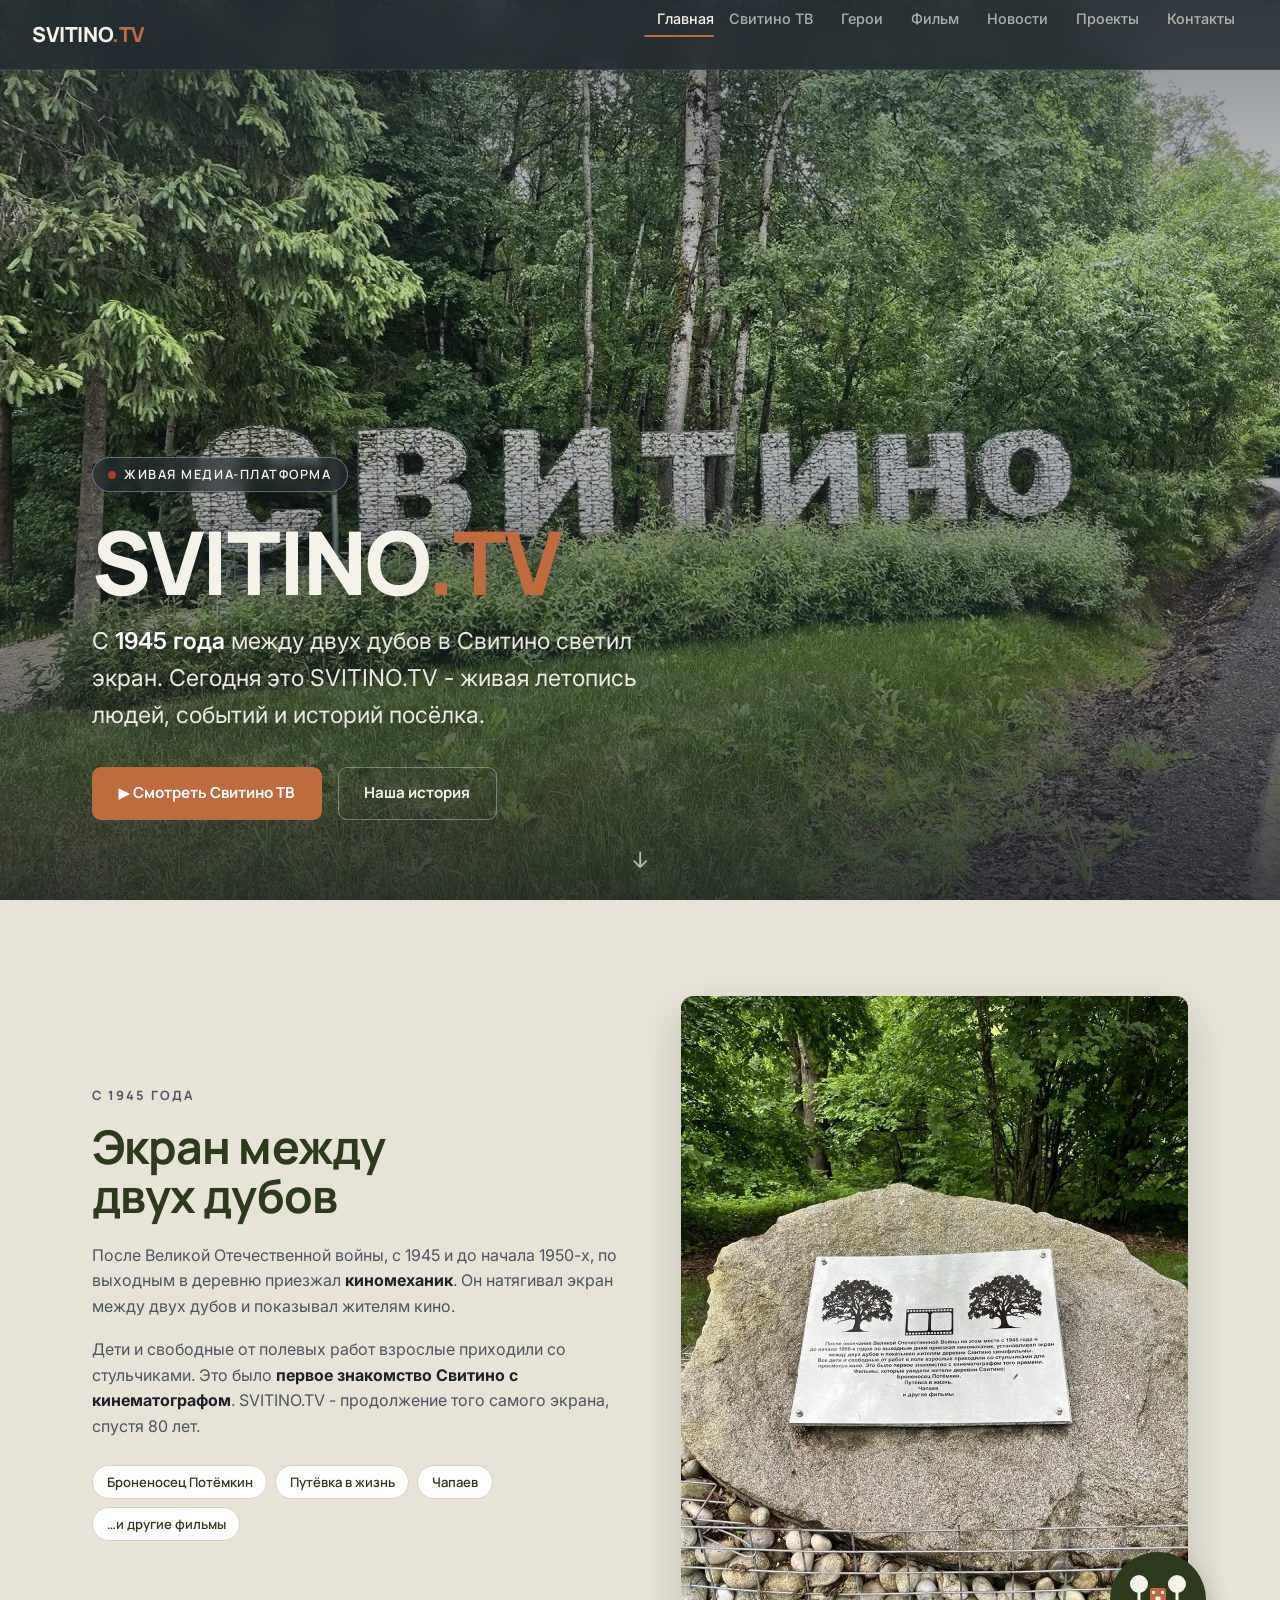
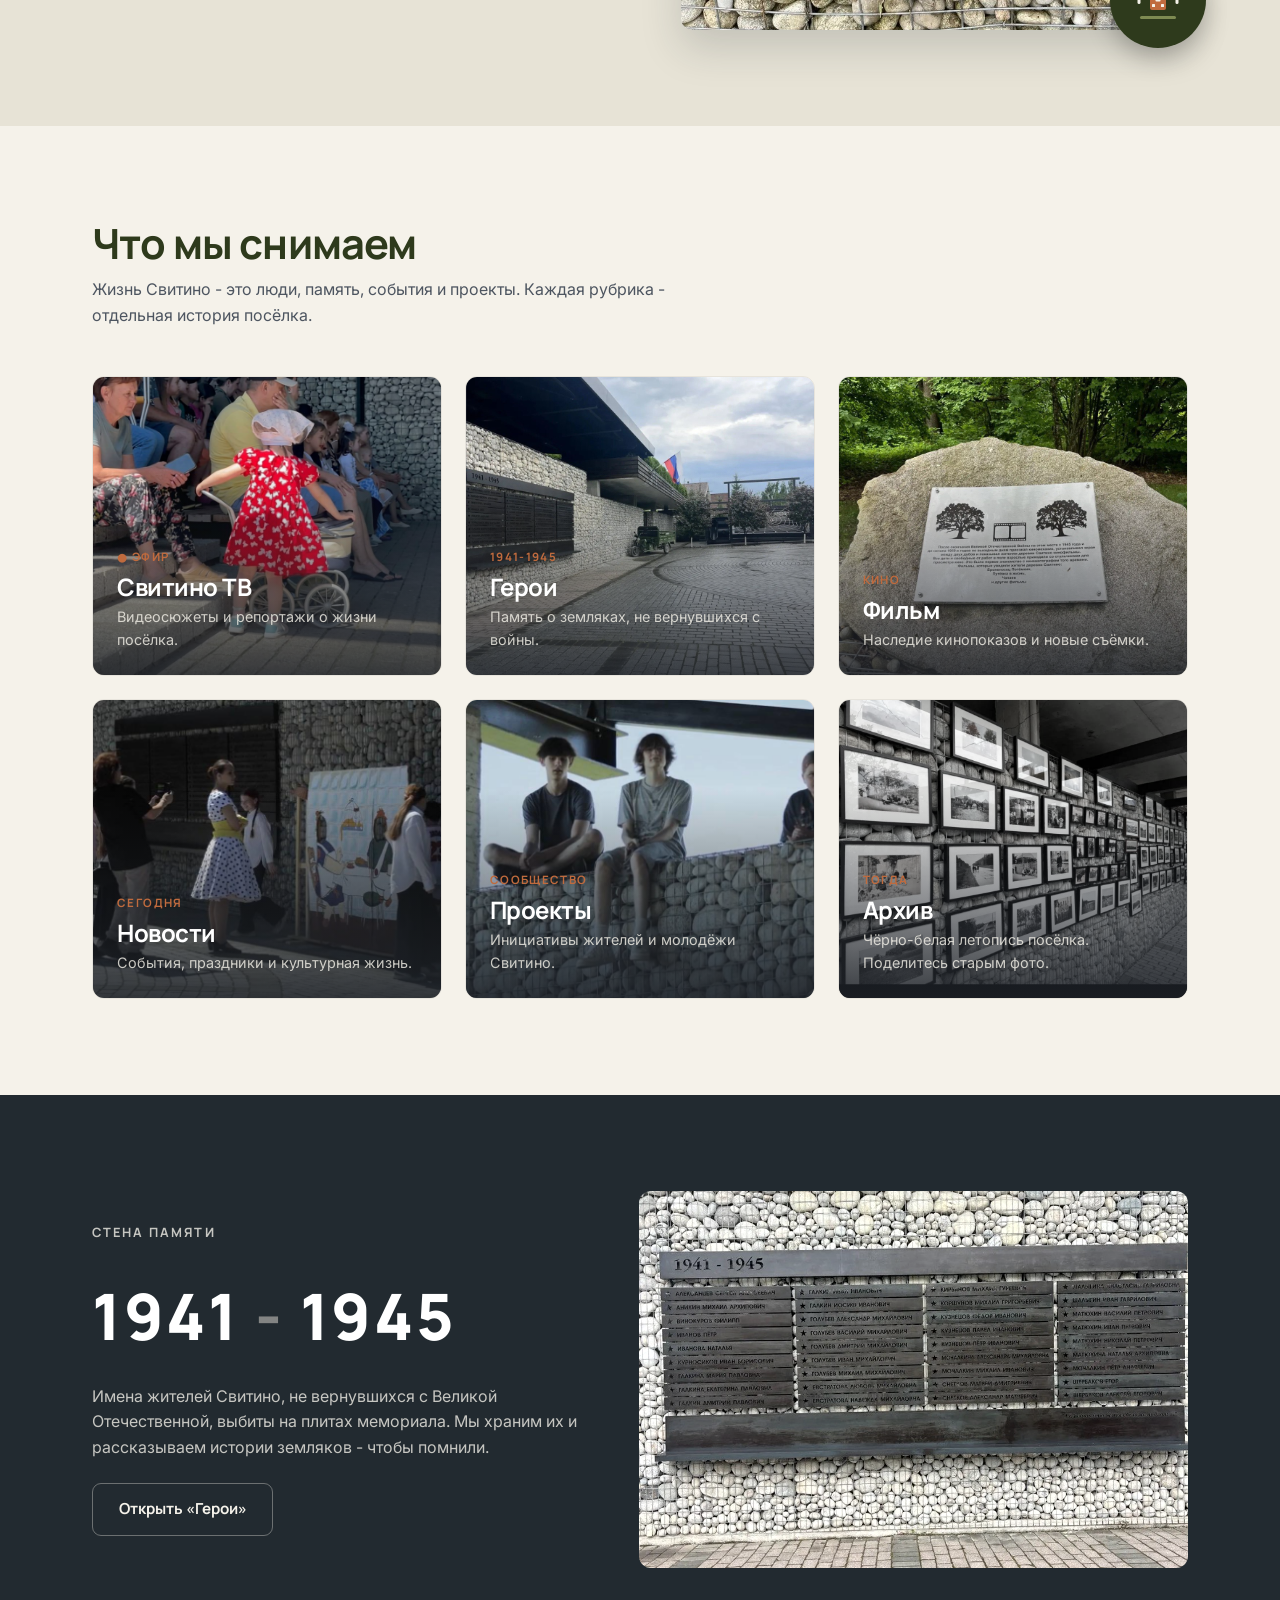
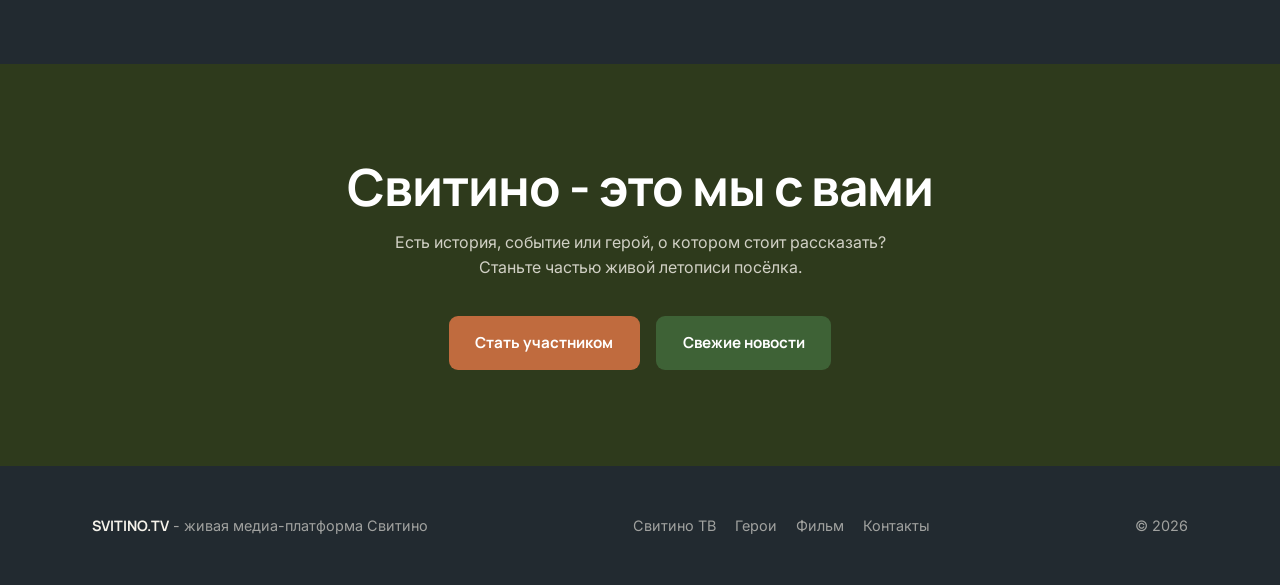
<file: index.html>
<!DOCTYPE html>
<html lang="ru">
<head>
  <meta charset="UTF-8">
  <meta name="viewport" content="width=device-width, initial-scale=1.0">
  <title>SVITINO.TV - Живая медиа-платформа Свитино</title>
  <meta name="description" content="SVITINO.TV - живая медиа-платформа Свитино. Продолжение того самого экрана, что светил между двух дубов с 1945 года.">
  <link rel="preconnect" href="https://fonts.googleapis.com">
  <link rel="preconnect" href="https://fonts.gstatic.com" crossorigin>
  <link href="https://fonts.googleapis.com/css2?family=Manrope:wght@500;600;700;800&family=Inter:wght@400;500;600&display=swap" rel="stylesheet">
  <link rel="stylesheet" href="css/v5.css?v=20260617">
</head>
<body>

<nav>
  <a class="nav-logo" href="index.html">SVITINO<span>.TV</span></a>
  <button class="nav-burger" aria-label="Меню" aria-expanded="false">
    <span></span><span></span><span></span>
  </button>
  <ul class="nav-links">
    <li><a href="index.html">Главная</a></li>
    <li><a href="tv.html">Свитино ТВ</a></li>
    <li><a href="heroes.html">Герои</a></li>
    <li><a href="film.html">Фильм</a></li>
    <li><a href="news.html">Новости</a></li>
    <li><a href="projects.html">Проекты</a></li>
    <li><a href="contacts.html">Контакты</a></li>
  </ul>
</nav>

<!-- ── Hero ───────────────────────────────────── -->
<header class="hero">
  <div class="hero-bg" role="img" aria-label="Габионный знак «Свитино» в зелёном лесу"></div>
  <div class="hero-inner">
    <div class="wrap">
      <span class="hero-badge"><span class="dot"></span>Живая медиа-платформа</span>
      <h1>SVITINO<span>.TV</span></h1>
      <p class="hero-lead">С <b>1945 года</b> между двух дубов в Свитино светил экран. Сегодня это SVITINO.TV - живая летопись людей, событий и историй посёлка.</p>
      <div class="hero-actions">
        <a href="tv.html" class="btn btn-primary">▶ Смотреть Свитино ТВ</a>
        <a href="#story" class="btn btn-ghost">Наша история</a>
      </div>
    </div>
  </div>
  <a href="#story" class="hero-scroll" aria-label="Листать вниз">↓</a>
</header>

<!-- ── Story 1945 ─────────────────────────────── -->
<section class="story" id="story">
  <div class="wrap story-grid">
    <div class="reveal">
      <p class="eyebrow">С 1945 года</p>
      <h2>Экран между двух дубов</h2>
      <p>После Великой Отечественной войны, с 1945 и до начала 1950-х, по выходным в деревню приезжал <b>киномеханик</b>. Он натягивал экран между двух дубов и показывал жителям кино.</p>
      <p>Дети и свободные от полевых работ взрослые приходили со стульчиками. Это было <b>первое знакомство Свитино с кинематографом</b>. SVITINO.TV - продолжение того самого экрана, спустя 80 лет.</p>
      <div class="story-films">
        <span class="film-chip">Броненосец Потёмкин</span>
        <span class="film-chip">Путёвка в жизнь</span>
        <span class="film-chip">Чапаев</span>
        <span class="film-chip">…и другие фильмы</span>
      </div>
    </div>
    <div class="story-media reveal">
      <img src="img/memorial-cinema.jpg" alt="Мемориальная табличка: два дуба и киноплёнка на габионном валуне">
      <div class="emblem" aria-hidden="true">
        <!-- эмблема: два дуба + киноплёнка -->
        <svg viewBox="0 0 64 64" fill="none" xmlns="http://www.w3.org/2000/svg">
          <g fill="#F5F2EA">
            <!-- левый дуб -->
            <circle cx="13" cy="16" r="9"/><rect x="11.5" y="22" width="3" height="14" rx="1.5"/>
            <!-- правый дуб -->
            <circle cx="51" cy="16" r="9"/><rect x="49.5" y="22" width="3" height="14" rx="1.5"/>
          </g>
          <!-- киноплёнка -->
          <g>
            <rect x="24" y="20" width="16" height="22" rx="2" fill="#C06B3E"/>
            <g fill="#F5F2EA">
              <rect x="26" y="23" width="3" height="3" rx="0.6"/><rect x="35" y="23" width="3" height="3" rx="0.6"/>
              <rect x="26" y="36" width="3" height="3" rx="0.6"/><rect x="35" y="36" width="3" height="3" rx="0.6"/>
              <rect x="29.5" y="28.5" width="5" height="5" rx="0.8"/>
            </g>
          </g>
          <rect x="14" y="48" width="36" height="3" rx="1.5" fill="#7E8A52"/>
        </svg>
      </div>
    </div>
  </div>
</section>

<!-- ── Rubrics ────────────────────────────────── -->
<section class="section">
  <div class="wrap">
    <div class="section-head reveal">
      <h2>Что мы снимаем</h2>
      <p>Жизнь Свитино - это люди, память, события и проекты. Каждая рубрика - отдельная история посёлка.</p>
    </div>
    <div class="rubrics">
      <a class="rubric r-tv reveal" href="tv.html">
        <div class="rubric-body"><span class="rubric-tag">● Эфир</span><h3>Свитино ТВ</h3><p>Видеосюжеты и репортажи о жизни посёлка.</p></div>
      </a>
      <a class="rubric r-heroes reveal" href="heroes.html">
        <div class="rubric-body"><span class="rubric-tag">1941-1945</span><h3>Герои</h3><p>Память о земляках, не вернувшихся с войны.</p></div>
      </a>
      <a class="rubric r-film reveal" href="film.html">
        <div class="rubric-body"><span class="rubric-tag">Кино</span><h3>Фильм</h3><p>Наследие кинопоказов и новые съёмки.</p></div>
      </a>
      <a class="rubric r-news reveal" href="news.html">
        <div class="rubric-body"><span class="rubric-tag">Сегодня</span><h3>Новости</h3><p>События, праздники и культурная жизнь.</p></div>
      </a>
      <a class="rubric r-projects reveal" href="projects.html">
        <div class="rubric-body"><span class="rubric-tag">Сообщество</span><h3>Проекты</h3><p>Инициативы жителей и молодёжи Свитино.</p></div>
      </a>
      <a class="rubric r-archive reveal" href="contacts.html">
        <div class="rubric-body"><span class="rubric-tag">Тогда</span><h3>Архив</h3><p>Чёрно-белая летопись посёлка. Поделитесь старым фото.</p></div>
      </a>
    </div>
  </div>
</section>

<!-- ── Memory (graphite) ──────────────────────── -->
<section class="section memory">
  <div class="wrap memory-grid">
    <div class="reveal">
      <p class="eyebrow">Стена памяти</p>
      <div class="memory-years">1941 <span>-</span> 1945</div>
      <p>Имена жителей Свитино, не вернувшихся с Великой Отечественной, выбиты на плитах мемориала. Мы храним их и рассказываем истории земляков - чтобы помнили.</p>
      <a href="heroes.html" class="btn btn-ghost">Открыть «Герои»</a>
    </div>
    <div class="memory-media reveal">
      <img src="img/heroes-names.jpg" alt="Мемориальная стена 1941-1945 с именами павших жителей Свитино">
    </div>
  </div>
</section>

<!-- ── Closing CTA ────────────────────────────── -->
<section class="cta">
  <div class="wrap">
    <h2 class="reveal">Свитино - это мы с вами</h2>
    <p class="reveal">Есть история, событие или герой, о котором стоит рассказать? Станьте частью живой летописи посёлка.</p>
    <div class="hero-actions reveal">
      <a href="contacts.html" class="btn btn-primary">Стать участником</a>
      <a href="news.html" class="btn btn-dark">Свежие новости</a>
    </div>
  </div>
</section>

<footer>
  <div class="wrap foot-grid">
    <div><strong>SVITINO.TV</strong> - живая медиа-платформа Свитино</div>
    <div class="foot-links">
      <a href="tv.html">Свитино ТВ</a>
      <a href="heroes.html">Герои</a>
      <a href="film.html">Фильм</a>
      <a href="contacts.html">Контакты</a>
    </div>
    <div>© 2026</div>
  </div>
</footer>

<script src="js/nav.js"></script>
<script>
  // Reveal-on-scroll
  (function () {
    var els = document.querySelectorAll('.reveal');
    if (!('IntersectionObserver' in window)) { els.forEach(function (e) { e.classList.add('in'); }); return; }
    var io = new IntersectionObserver(function (entries) {
      entries.forEach(function (en) { if (en.isIntersecting) { en.target.classList.add('in'); io.unobserve(en.target); } });
    }, { threshold: 0.12 });
    els.forEach(function (e) { io.observe(e); });
  })();
</script>
</body>
</html>
</file>
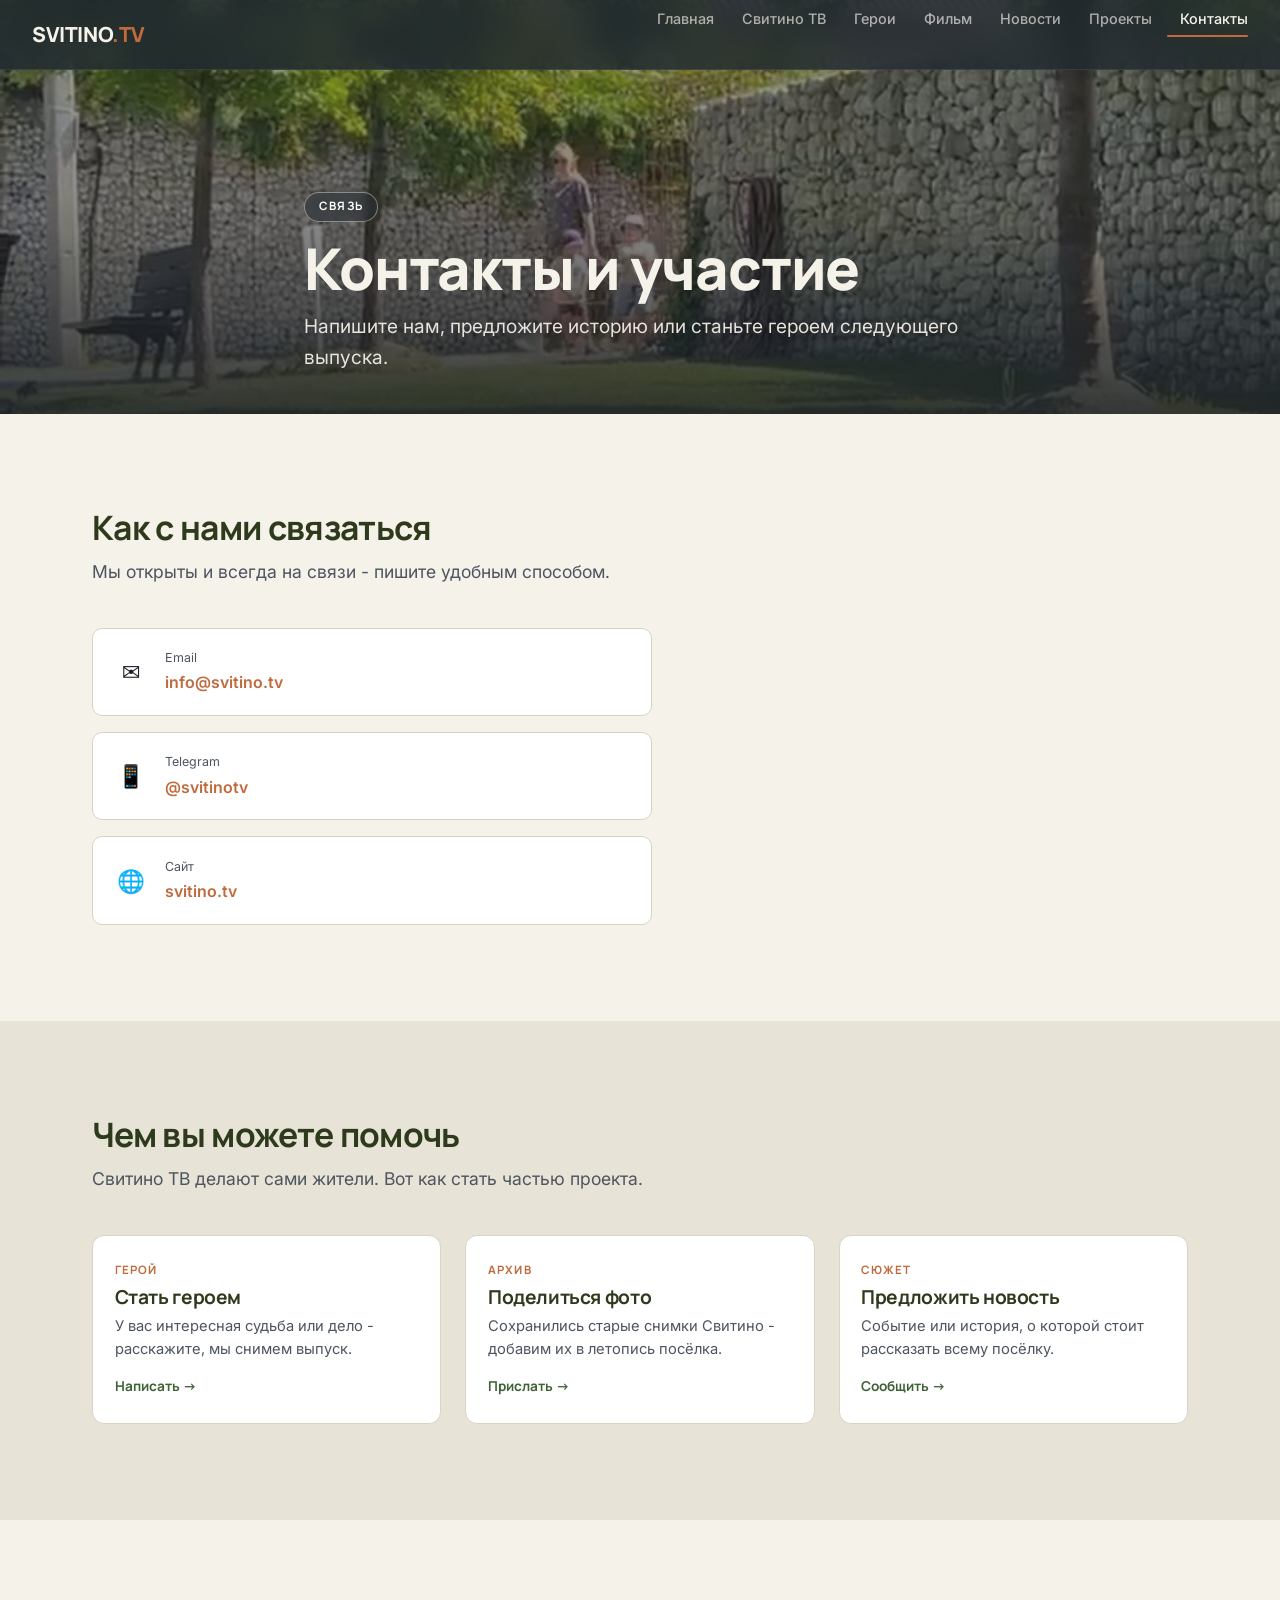
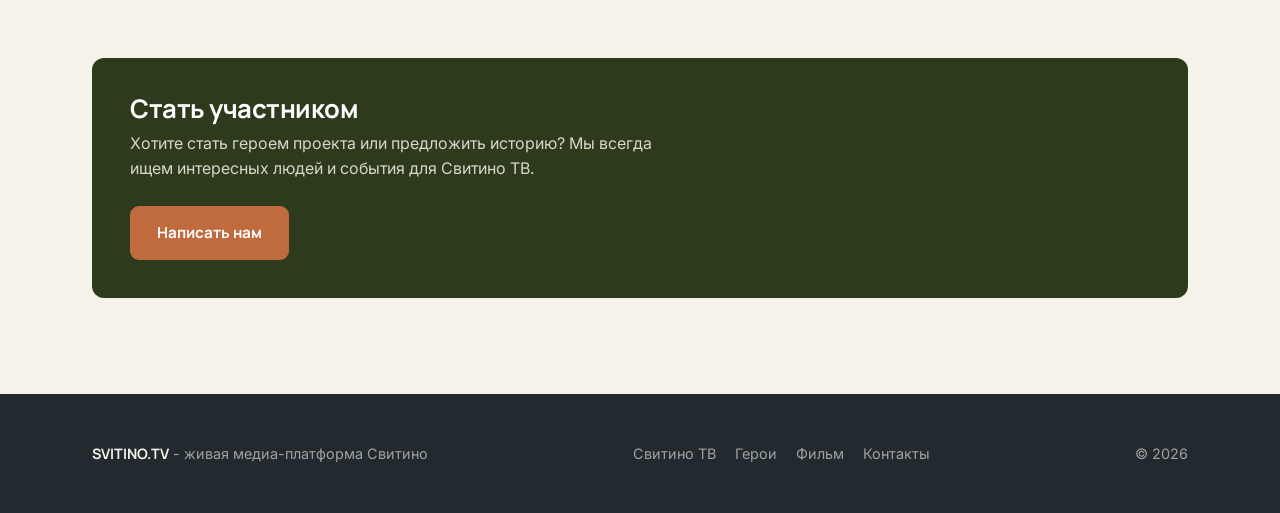
<file: contacts.html>
<!DOCTYPE html>
<html lang="ru">
<head>
  <meta charset="UTF-8">
  <meta name="viewport" content="width=device-width, initial-scale=1.0">
  <title>Контакты - SVITINO.TV</title>
  <meta name="description" content="Связаться с командой Свитино ТВ или стать участником проекта.">
  <link rel="preconnect" href="https://fonts.googleapis.com">
  <link rel="preconnect" href="https://fonts.gstatic.com" crossorigin>
  <link href="https://fonts.googleapis.com/css2?family=Manrope:wght@500;600;700;800&family=Inter:wght@400;500;600&display=swap" rel="stylesheet">
  <link rel="stylesheet" href="css/v5.css?v=20260617">
</head>
<body>

<nav>
  <a class="nav-logo" href="index.html">SVITINO<span>.TV</span></a>
  <button class="nav-burger" aria-label="Меню" aria-expanded="false"><span></span><span></span><span></span></button>
  <ul class="nav-links">
    <li><a href="index.html">Главная</a></li>
    <li><a href="tv.html">Свитино ТВ</a></li>
    <li><a href="heroes.html">Герои</a></li>
    <li><a href="film.html">Фильм</a></li>
    <li><a href="news.html">Новости</a></li>
    <li><a href="projects.html">Проекты</a></li>
    <li><a href="contacts.html">Контакты</a></li>
  </ul>
</nav>

<main>
  <header class="page-banner b-contacts">
    <div class="bg" role="img" aria-label="Двор в Свитино"></div>
    <div class="wrap">
      <span class="badge">Связь</span>
      <h1>Контакты и участие</h1>
      <p class="lead">Напишите нам, предложите историю или станьте героем следующего выпуска.</p>
    </div>
  </header>

  <!-- Контакты -->
  <section class="content">
    <div class="wrap">
      <h2>Как с нами связаться</h2>
      <p class="lead-in">Мы открыты и всегда на связи - пишите удобным способом.</p>
      <ul class="contact-list">
        <li><span class="ci" aria-hidden="true">✉️</span><div><div class="k">Email</div><a href="mailto:info@svitino.tv">info@svitino.tv</a></div></li>
        <li><span class="ci" aria-hidden="true">📱</span><div><div class="k">Telegram</div><a href="https://t.me/svitinotv" target="_blank" rel="noopener">@svitinotv</a></div></li>
        <li><span class="ci" aria-hidden="true">🌐</span><div><div class="k">Сайт</div><a href="https://svitino.tv" target="_blank" rel="noopener">svitino.tv</a></div></li>
      </ul>
    </div>
  </section>

  <!-- Чем помочь -->
  <section class="content" style="background:var(--sand);">
    <div class="wrap">
      <h2>Чем вы можете помочь</h2>
      <p class="lead-in">Свитино ТВ делают сами жители. Вот как стать частью проекта.</p>
      <div class="grid-cards">
        <article class="card-lite reveal">
          <div class="body"><span class="tag">Герой</span><h3>Стать героем</h3><p>У вас интересная судьба или дело - расскажите, мы снимем выпуск.</p><a href="mailto:info@svitino.tv?subject=Хочу стать героем SVITINO.TV" class="more">Написать →</a></div>
        </article>
        <article class="card-lite reveal">
          <div class="body"><span class="tag">Архив</span><h3>Поделиться фото</h3><p>Сохранились старые снимки Свитино - добавим их в летопись посёлка.</p><a href="mailto:info@svitino.tv?subject=Старые фото Свитино" class="more">Прислать →</a></div>
        </article>
        <article class="card-lite reveal">
          <div class="body"><span class="tag">Сюжет</span><h3>Предложить новость</h3><p>Событие или история, о которой стоит рассказать всему посёлку.</p><a href="mailto:info@svitino.tv?subject=Новость для SVITINO.TV" class="more">Сообщить →</a></div>
        </article>
      </div>
    </div>
  </section>

  <!-- Участие -->
  <section class="content">
    <div class="wrap">
      <div class="participate reveal">
        <h2>Стать участником</h2>
        <p>Хотите стать героем проекта или предложить историю? Мы всегда ищем интересных людей и события для Свитино ТВ.</p>
        <a href="mailto:info@svitino.tv?subject=Хочу стать участником SVITINO.TV" class="btn btn-primary">Написать нам</a>
      </div>
    </div>
  </section>
</main>

<footer>
  <div class="wrap foot-grid">
    <div><strong>SVITINO.TV</strong> - живая медиа-платформа Свитино</div>
    <div class="foot-links">
      <a href="tv.html">Свитино ТВ</a><a href="heroes.html">Герои</a><a href="film.html">Фильм</a><a href="contacts.html">Контакты</a>
    </div>
    <div>© 2026</div>
  </div>
</footer>

<script src="js/nav.js"></script>
<script>
  (function () {
    var els = document.querySelectorAll('.reveal');
    if (!('IntersectionObserver' in window)) { els.forEach(function (e) { e.classList.add('in'); }); return; }
    var io = new IntersectionObserver(function (en) { en.forEach(function (e) { if (e.isIntersecting) { e.target.classList.add('in'); io.unobserve(e.target); } }); }, { threshold: 0.12 });
    els.forEach(function (e) { io.observe(e); });
  })();
</script>
</body>
</html>
</file>
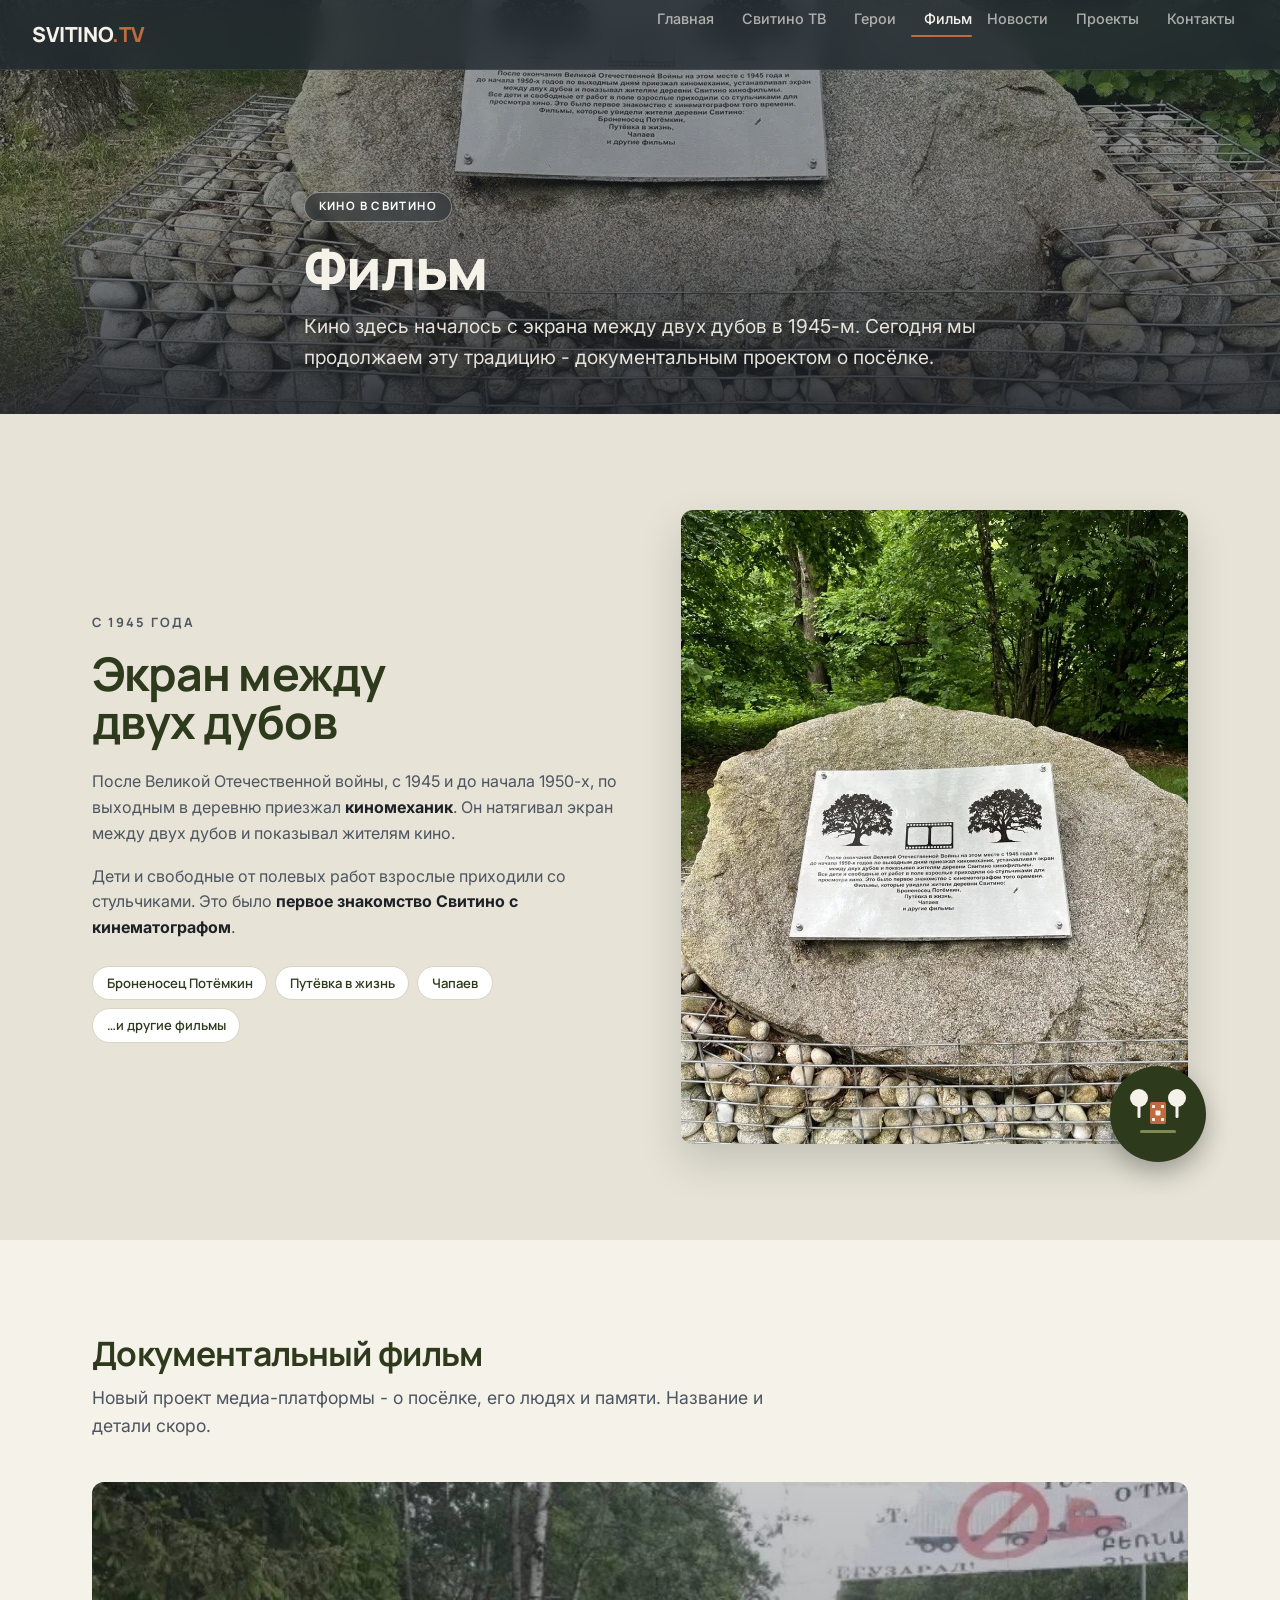
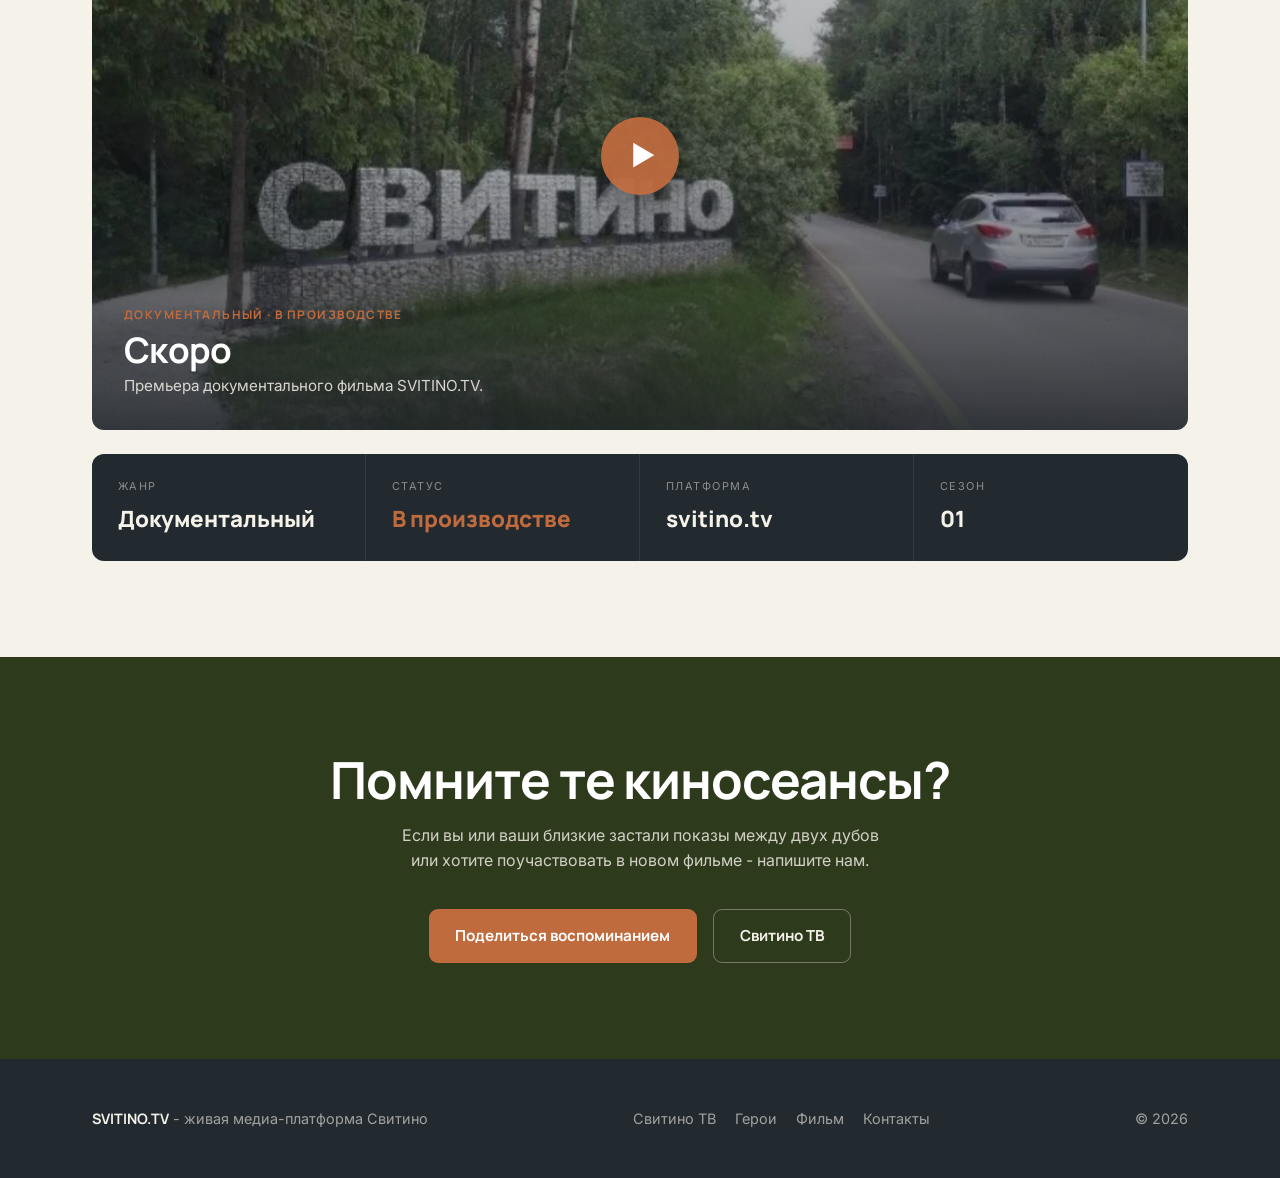
<file: film.html>
<!DOCTYPE html>
<html lang="ru">
<head>
  <meta charset="UTF-8">
  <meta name="viewport" content="width=device-width, initial-scale=1.0">
  <title>Фильм - SVITINO.TV</title>
  <meta name="description" content="Кино в Свитино: наследие кинопоказов между двух дубов с 1945 года и новый документальный проект.">
  <link rel="preconnect" href="https://fonts.googleapis.com">
  <link rel="preconnect" href="https://fonts.gstatic.com" crossorigin>
  <link href="https://fonts.googleapis.com/css2?family=Manrope:wght@500;600;700;800&family=Inter:wght@400;500;600&display=swap" rel="stylesheet">
  <link rel="stylesheet" href="css/v5.css?v=20260617">
</head>
<body>

<nav>
  <a class="nav-logo" href="index.html">SVITINO<span>.TV</span></a>
  <button class="nav-burger" aria-label="Меню" aria-expanded="false"><span></span><span></span><span></span></button>
  <ul class="nav-links">
    <li><a href="index.html">Главная</a></li>
    <li><a href="tv.html">Свитино ТВ</a></li>
    <li><a href="heroes.html">Герои</a></li>
    <li><a href="film.html">Фильм</a></li>
    <li><a href="news.html">Новости</a></li>
    <li><a href="projects.html">Проекты</a></li>
    <li><a href="contacts.html">Контакты</a></li>
  </ul>
</nav>

<main>
  <header class="page-banner b-film">
    <div class="bg" role="img" aria-label="Мемориальная табличка с двумя дубами и киноплёнкой"></div>
    <div class="wrap">
      <span class="badge">Кино в Свитино</span>
      <h1>Фильм</h1>
      <p class="lead">Кино здесь началось с экрана между двух дубов в 1945-м. Сегодня мы продолжаем эту традицию - документальным проектом о посёлке.</p>
    </div>
  </header>

  <!-- Наследие: экран между двух дубов -->
  <section class="story">
    <div class="wrap story-grid">
      <div class="reveal">
        <p class="eyebrow">С 1945 года</p>
        <h2>Экран между двух дубов</h2>
        <p>После Великой Отечественной войны, с 1945 и до начала 1950-х, по выходным в деревню приезжал <b>киномеханик</b>. Он натягивал экран между двух дубов и показывал жителям кино.</p>
        <p>Дети и свободные от полевых работ взрослые приходили со стульчиками. Это было <b>первое знакомство Свитино с кинематографом</b>.</p>
        <div class="story-films">
          <span class="film-chip">Броненосец Потёмкин</span>
          <span class="film-chip">Путёвка в жизнь</span>
          <span class="film-chip">Чапаев</span>
          <span class="film-chip">…и другие фильмы</span>
        </div>
      </div>
      <div class="story-media reveal">
        <img src="img/memorial-cinema.jpg" alt="Мемориальная табличка: два дуба и киноплёнка на габионном валуне">
        <div class="emblem" aria-hidden="true">
          <svg viewBox="0 0 64 64" fill="none" xmlns="http://www.w3.org/2000/svg">
            <g fill="#F5F2EA">
              <circle cx="13" cy="16" r="9"/><rect x="11.5" y="22" width="3" height="14" rx="1.5"/>
              <circle cx="51" cy="16" r="9"/><rect x="49.5" y="22" width="3" height="14" rx="1.5"/>
            </g>
            <g>
              <rect x="24" y="20" width="16" height="22" rx="2" fill="#C06B3E"/>
              <g fill="#F5F2EA">
                <rect x="26" y="23" width="3" height="3" rx="0.6"/><rect x="35" y="23" width="3" height="3" rx="0.6"/>
                <rect x="26" y="36" width="3" height="3" rx="0.6"/><rect x="35" y="36" width="3" height="3" rx="0.6"/>
                <rect x="29.5" y="28.5" width="5" height="5" rx="0.8"/>
              </g>
            </g>
            <rect x="14" y="48" width="36" height="3" rx="1.5" fill="#7E8A52"/>
          </svg>
        </div>
      </div>
    </div>
  </section>

  <!-- Новый документальный -->
  <section class="content">
    <div class="wrap">
      <h2>Документальный фильм</h2>
      <p class="lead-in">Новый проект медиа-платформы - о посёлке, его людях и памяти. Название и детали скоро.</p>
      <div class="featured reveal">
        <img src="img/sign-forest.jpg" alt="Свитино - место съёмок документального фильма">
        <a class="play-btn" href="#" aria-label="Скоро">▶</a>
        <div class="meta">
          <span class="tag">Документальный · в производстве</span>
          <h3>Скоро</h3>
          <p>Премьера документального фильма SVITINO.TV.</p>
        </div>
      </div>
      <div class="stat-band reveal">
        <div class="cell"><div class="k">Жанр</div><div class="v">Документальный</div></div>
        <div class="cell"><div class="k">Статус</div><div class="v accent">В производстве</div></div>
        <div class="cell"><div class="k">Платформа</div><div class="v">svitino.tv</div></div>
        <div class="cell"><div class="k">Сезон</div><div class="v">01</div></div>
      </div>
    </div>
  </section>

  <!-- CTA -->
  <section class="cta">
    <div class="wrap">
      <h2 class="reveal">Помните те киносеансы?</h2>
      <p class="reveal">Если вы или ваши близкие застали показы между двух дубов или хотите поучаствовать в новом фильме - напишите нам.</p>
      <div class="hero-actions reveal" style="justify-content:center;">
        <a href="contacts.html" class="btn btn-primary">Поделиться воспоминанием</a>
        <a href="tv.html" class="btn btn-ghost">Свитино ТВ</a>
      </div>
    </div>
  </section>
</main>

<footer>
  <div class="wrap foot-grid">
    <div><strong>SVITINO.TV</strong> - живая медиа-платформа Свитино</div>
    <div class="foot-links">
      <a href="tv.html">Свитино ТВ</a><a href="heroes.html">Герои</a><a href="film.html">Фильм</a><a href="contacts.html">Контакты</a>
    </div>
    <div>© 2026</div>
  </div>
</footer>

<script src="js/nav.js"></script>
<script>
  (function () {
    var els = document.querySelectorAll('.reveal');
    if (!('IntersectionObserver' in window)) { els.forEach(function (e) { e.classList.add('in'); }); return; }
    var io = new IntersectionObserver(function (en) { en.forEach(function (e) { if (e.isIntersecting) { e.target.classList.add('in'); io.unobserve(e.target); } }); }, { threshold: 0.12 });
    els.forEach(function (e) { io.observe(e); });
  })();
</script>
</body>
</html>
</file>
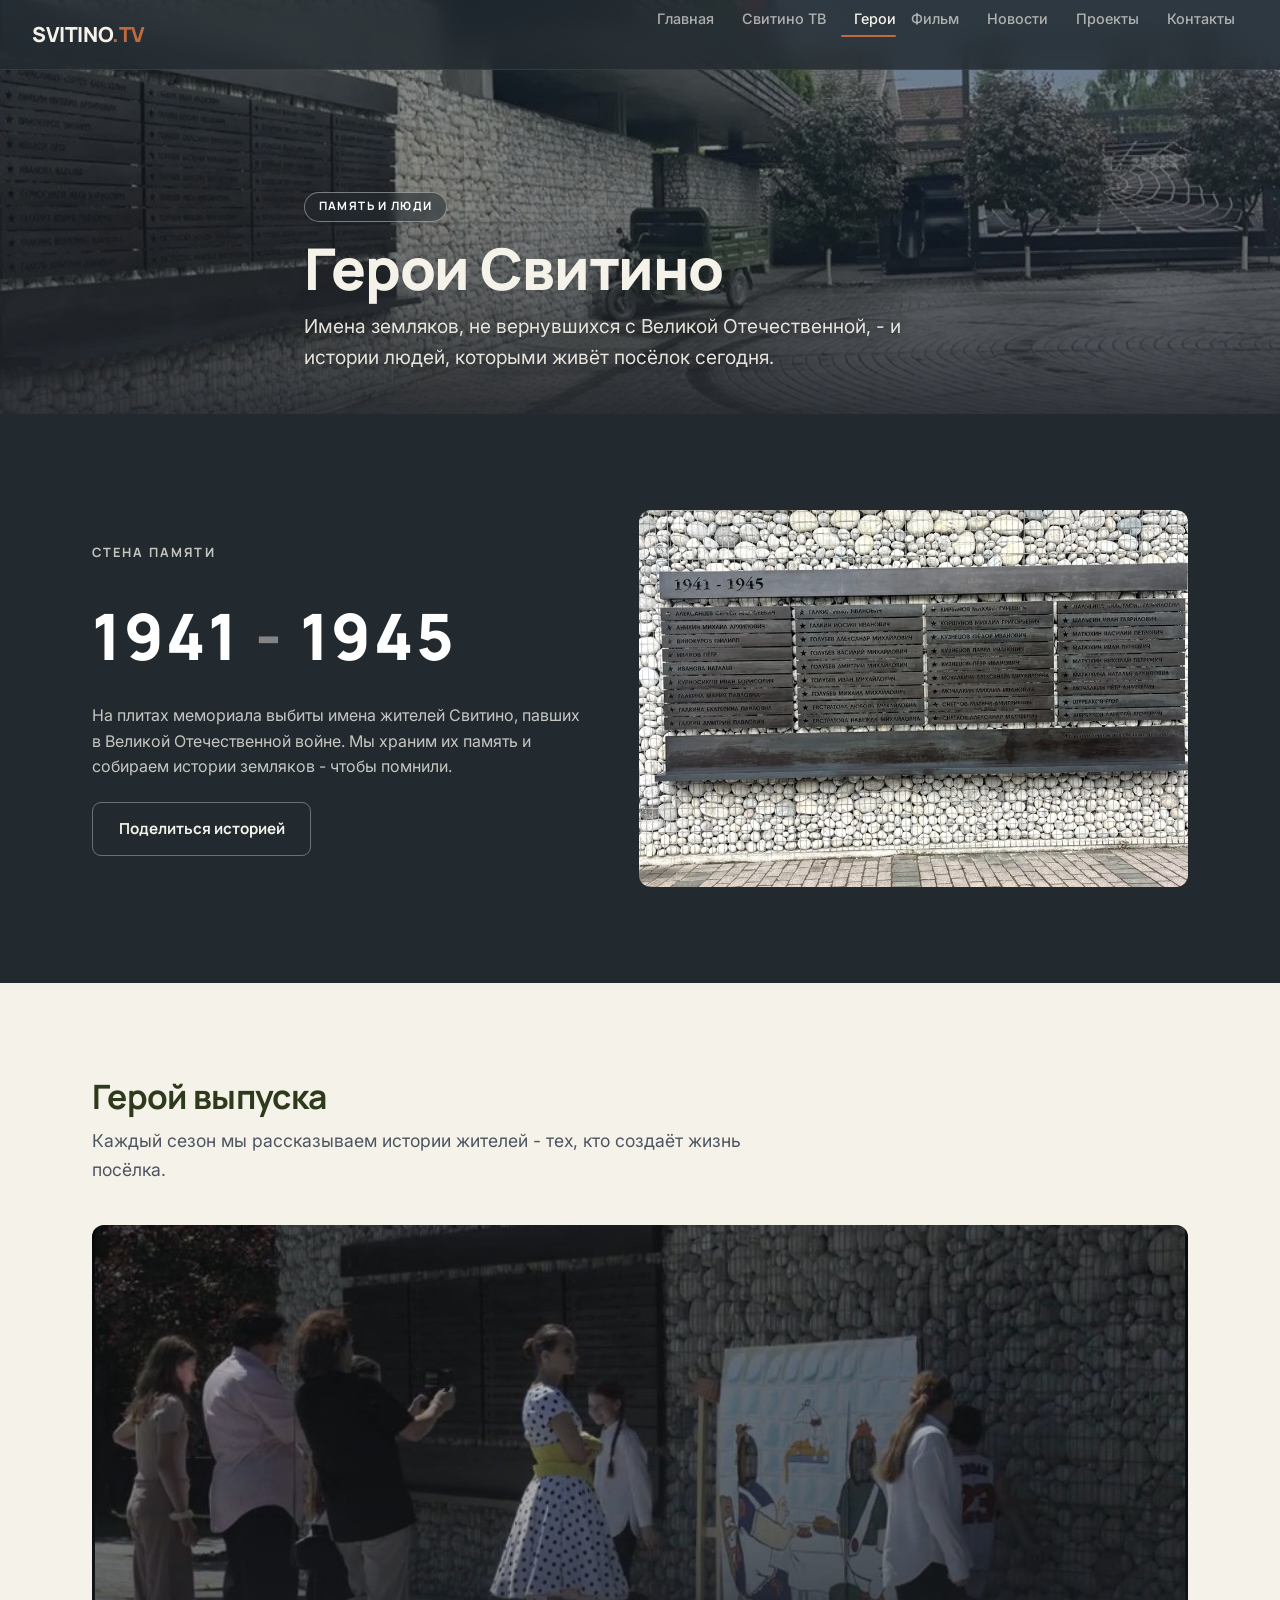
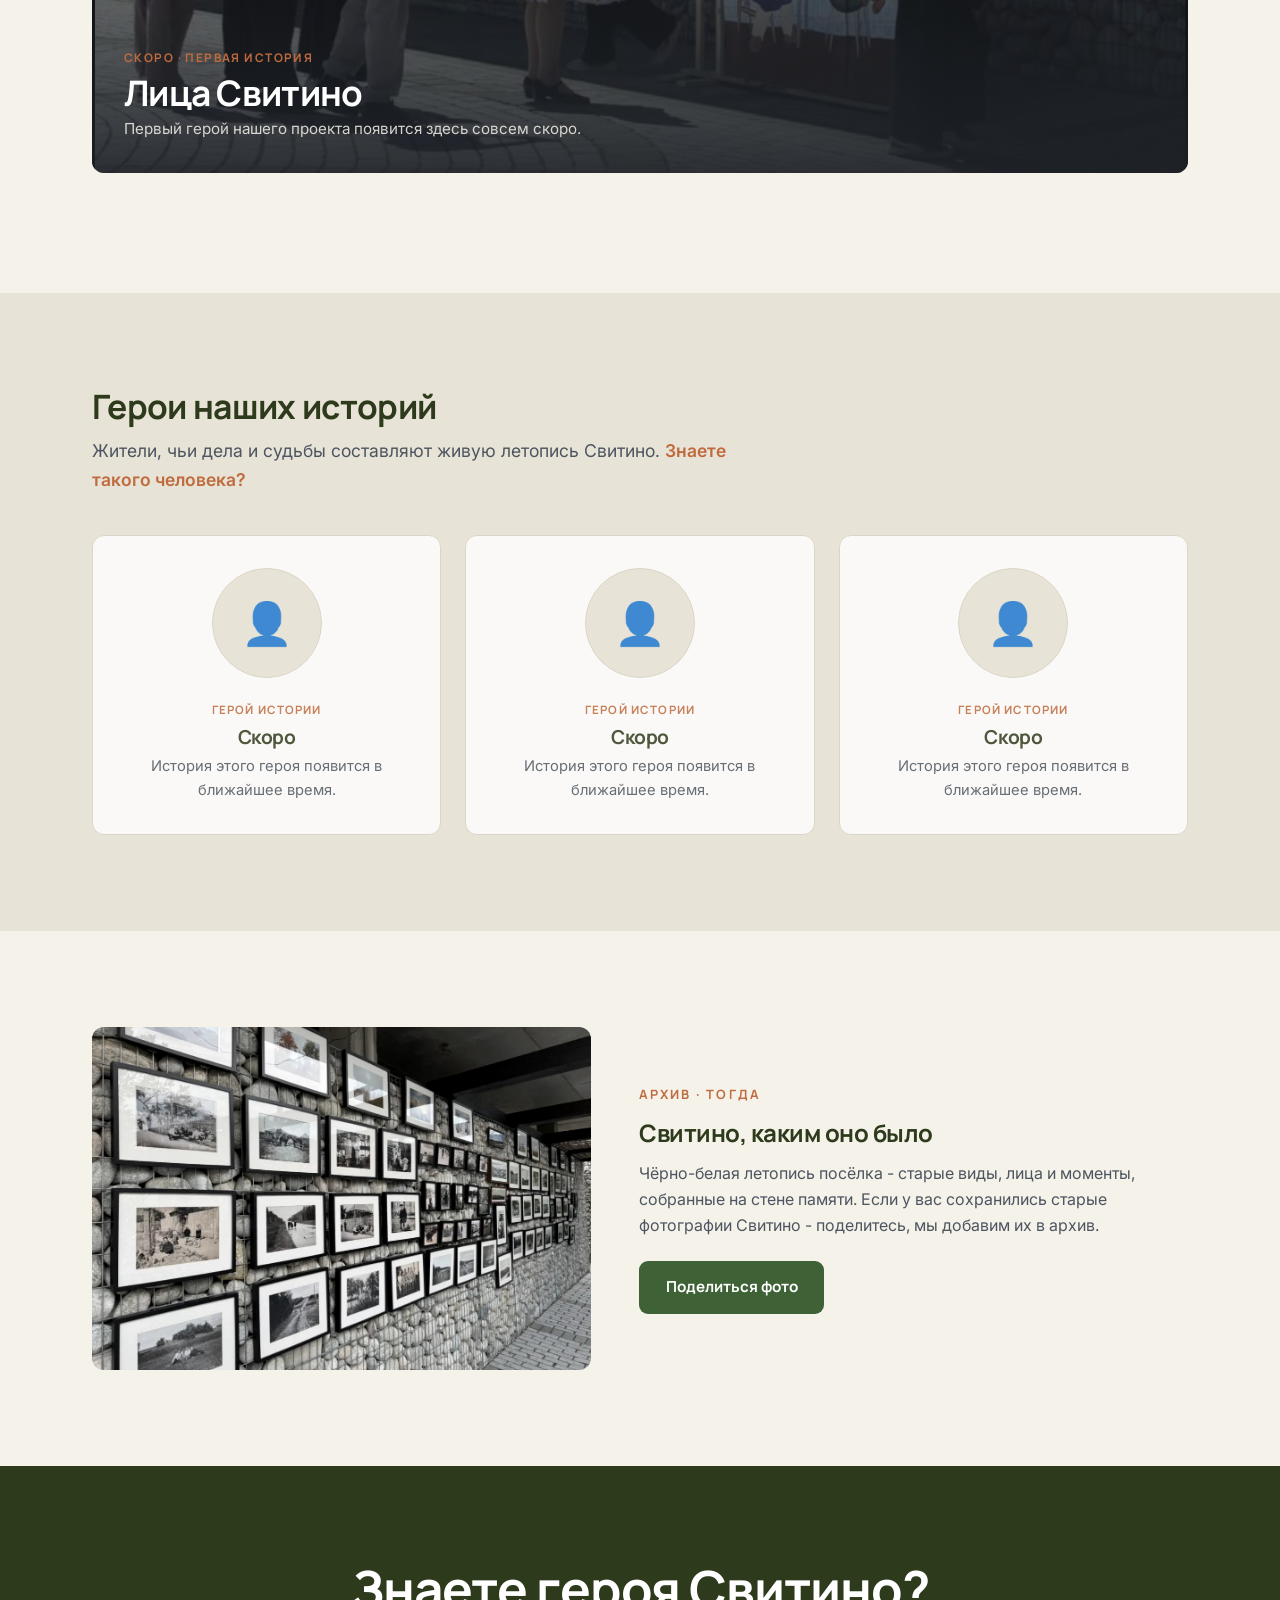
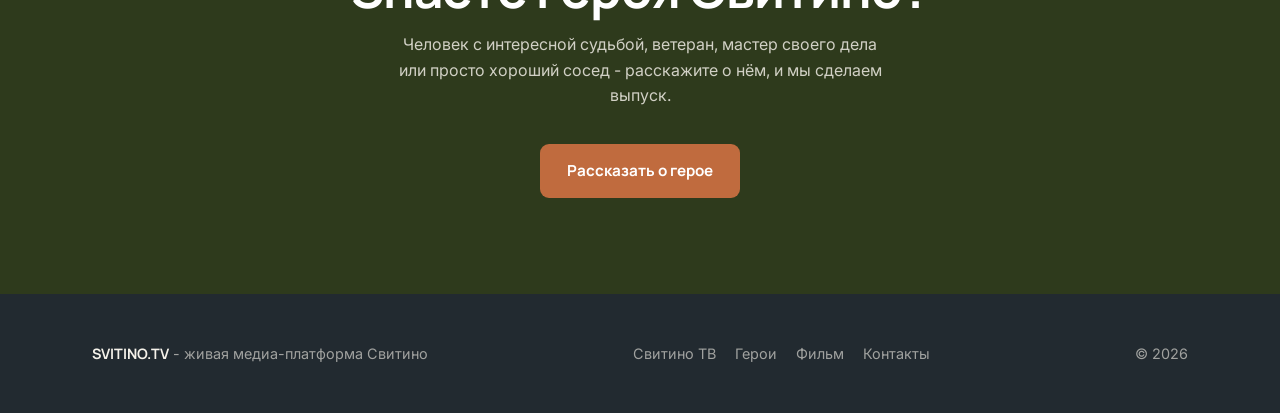
<file: heroes.html>
<!DOCTYPE html>
<html lang="ru">
<head>
  <meta charset="UTF-8">
  <meta name="viewport" content="width=device-width, initial-scale=1.0">
  <title>Герои - SVITINO.TV</title>
  <meta name="description" content="Память о земляках Свитино, не вернувшихся с Великой Отечественной войны, и герои наших историй.">
  <link rel="preconnect" href="https://fonts.googleapis.com">
  <link rel="preconnect" href="https://fonts.gstatic.com" crossorigin>
  <link href="https://fonts.googleapis.com/css2?family=Manrope:wght@500;600;700;800&family=Inter:wght@400;500;600&display=swap" rel="stylesheet">
  <link rel="stylesheet" href="css/v5.css?v=20260617">
</head>
<body>

<nav>
  <a class="nav-logo" href="index.html">SVITINO<span>.TV</span></a>
  <button class="nav-burger" aria-label="Меню" aria-expanded="false"><span></span><span></span><span></span></button>
  <ul class="nav-links">
    <li><a href="index.html">Главная</a></li>
    <li><a href="tv.html">Свитино ТВ</a></li>
    <li><a href="heroes.html">Герои</a></li>
    <li><a href="film.html">Фильм</a></li>
    <li><a href="news.html">Новости</a></li>
    <li><a href="projects.html">Проекты</a></li>
    <li><a href="contacts.html">Контакты</a></li>
  </ul>
</nav>

<main>
  <header class="page-banner b-heroes">
    <div class="bg" role="img" aria-label="Мемориал 1941-1945 в Свитино"></div>
    <div class="wrap">
      <span class="badge">Память и люди</span>
      <h1>Герои Свитино</h1>
      <p class="lead">Имена земляков, не вернувшихся с Великой Отечественной, - и истории людей, которыми живёт посёлок сегодня.</p>
    </div>
  </header>

  <!-- Стена памяти (графит) -->
  <section class="content memory" style="padding:0;">
    <div class="wrap" style="padding-top:6rem;padding-bottom:6rem;">
      <div class="memory-grid">
        <div class="reveal">
          <p class="eyebrow">Стена памяти</p>
          <div class="memory-years">1941 <span>-</span> 1945</div>
          <p>На плитах мемориала выбиты имена жителей Свитино, павших в Великой Отечественной войне. Мы храним их память и собираем истории земляков - чтобы помнили.</p>
          <a href="contacts.html" class="btn btn-ghost">Поделиться историей</a>
        </div>
        <div class="memory-media reveal">
          <img src="img/heroes-names.jpg" alt="Мемориальная стена с именами павших жителей Свитино, 1941-1945">
        </div>
      </div>
    </div>
  </section>

  <!-- Герой выпуска (featured) -->
  <section class="content">
    <div class="wrap">
      <h2>Герой выпуска</h2>
      <p class="lead-in">Каждый сезон мы рассказываем истории жителей - тех, кто создаёт жизнь посёлка.</p>
      <div class="featured reveal">
        <img src="img/event-culture.jpg" alt="Жители Свитино на культурном событии">
        <div class="meta">
          <span class="tag">Скоро · Первая история</span>
          <h3>Лица Свитино</h3>
          <p>Первый герой нашего проекта появится здесь совсем скоро.</p>
        </div>
      </div>
    </div>
  </section>

  <!-- Галерея героев -->
  <section class="content" style="background:var(--sand);">
    <div class="wrap">
      <h2>Герои наших историй</h2>
      <p class="lead-in">Жители, чьи дела и судьбы составляют живую летопись Свитино. <a href="contacts.html">Знаете такого человека?</a></p>
      <div class="grid-cards">
        <article class="card-lite card-person is-soon reveal"><div class="avatar" aria-hidden="true">👤</div><span class="tag">Герой истории</span><h3>Скоро</h3><p>История этого героя появится в ближайшее время.</p></article>
        <article class="card-lite card-person is-soon reveal"><div class="avatar" aria-hidden="true">👤</div><span class="tag">Герой истории</span><h3>Скоро</h3><p>История этого героя появится в ближайшее время.</p></article>
        <article class="card-lite card-person is-soon reveal"><div class="avatar" aria-hidden="true">👤</div><span class="tag">Герой истории</span><h3>Скоро</h3><p>История этого героя появится в ближайшее время.</p></article>
      </div>
    </div>
  </section>

  <!-- Архив · тогда -->
  <section class="content">
    <div class="wrap">
      <div class="memory-grid">
        <div class="memory-media reveal">
          <img src="img/archive-gallery.jpg" alt="Чёрно-белые архивные фотографии Свитино на габионной стене">
        </div>
        <div class="reveal">
          <p class="eyebrow">Архив · тогда</p>
          <h2 style="color:var(--green-deep);margin-bottom:1rem;">Свитино, каким оно было</h2>
          <p style="color:var(--ink-soft);margin-bottom:1.4rem;max-width:54ch;">Чёрно-белая летопись посёлка - старые виды, лица и моменты, собранные на стене памяти. Если у вас сохранились старые фотографии Свитино - поделитесь, мы добавим их в архив.</p>
          <a href="contacts.html" class="btn btn-dark">Поделиться фото</a>
        </div>
      </div>
    </div>
  </section>

  <!-- CTA -->
  <section class="cta">
    <div class="wrap">
      <h2 class="reveal">Знаете героя Свитино?</h2>
      <p class="reveal">Человек с интересной судьбой, ветеран, мастер своего дела или просто хороший сосед - расскажите о нём, и мы сделаем выпуск.</p>
      <div class="hero-actions reveal" style="justify-content:center;">
        <a href="contacts.html" class="btn btn-primary">Рассказать о герое</a>
      </div>
    </div>
  </section>
</main>

<footer>
  <div class="wrap foot-grid">
    <div><strong>SVITINO.TV</strong> - живая медиа-платформа Свитино</div>
    <div class="foot-links">
      <a href="tv.html">Свитино ТВ</a><a href="heroes.html">Герои</a><a href="film.html">Фильм</a><a href="contacts.html">Контакты</a>
    </div>
    <div>© 2026</div>
  </div>
</footer>

<script src="js/nav.js"></script>
<script>
  (function () {
    var els = document.querySelectorAll('.reveal');
    if (!('IntersectionObserver' in window)) { els.forEach(function (e) { e.classList.add('in'); }); return; }
    var io = new IntersectionObserver(function (en) { en.forEach(function (e) { if (e.isIntersecting) { e.target.classList.add('in'); io.unobserve(e.target); } }); }, { threshold: 0.12 });
    els.forEach(function (e) { io.observe(e); });
  })();
</script>
</body>
</html>
</file>
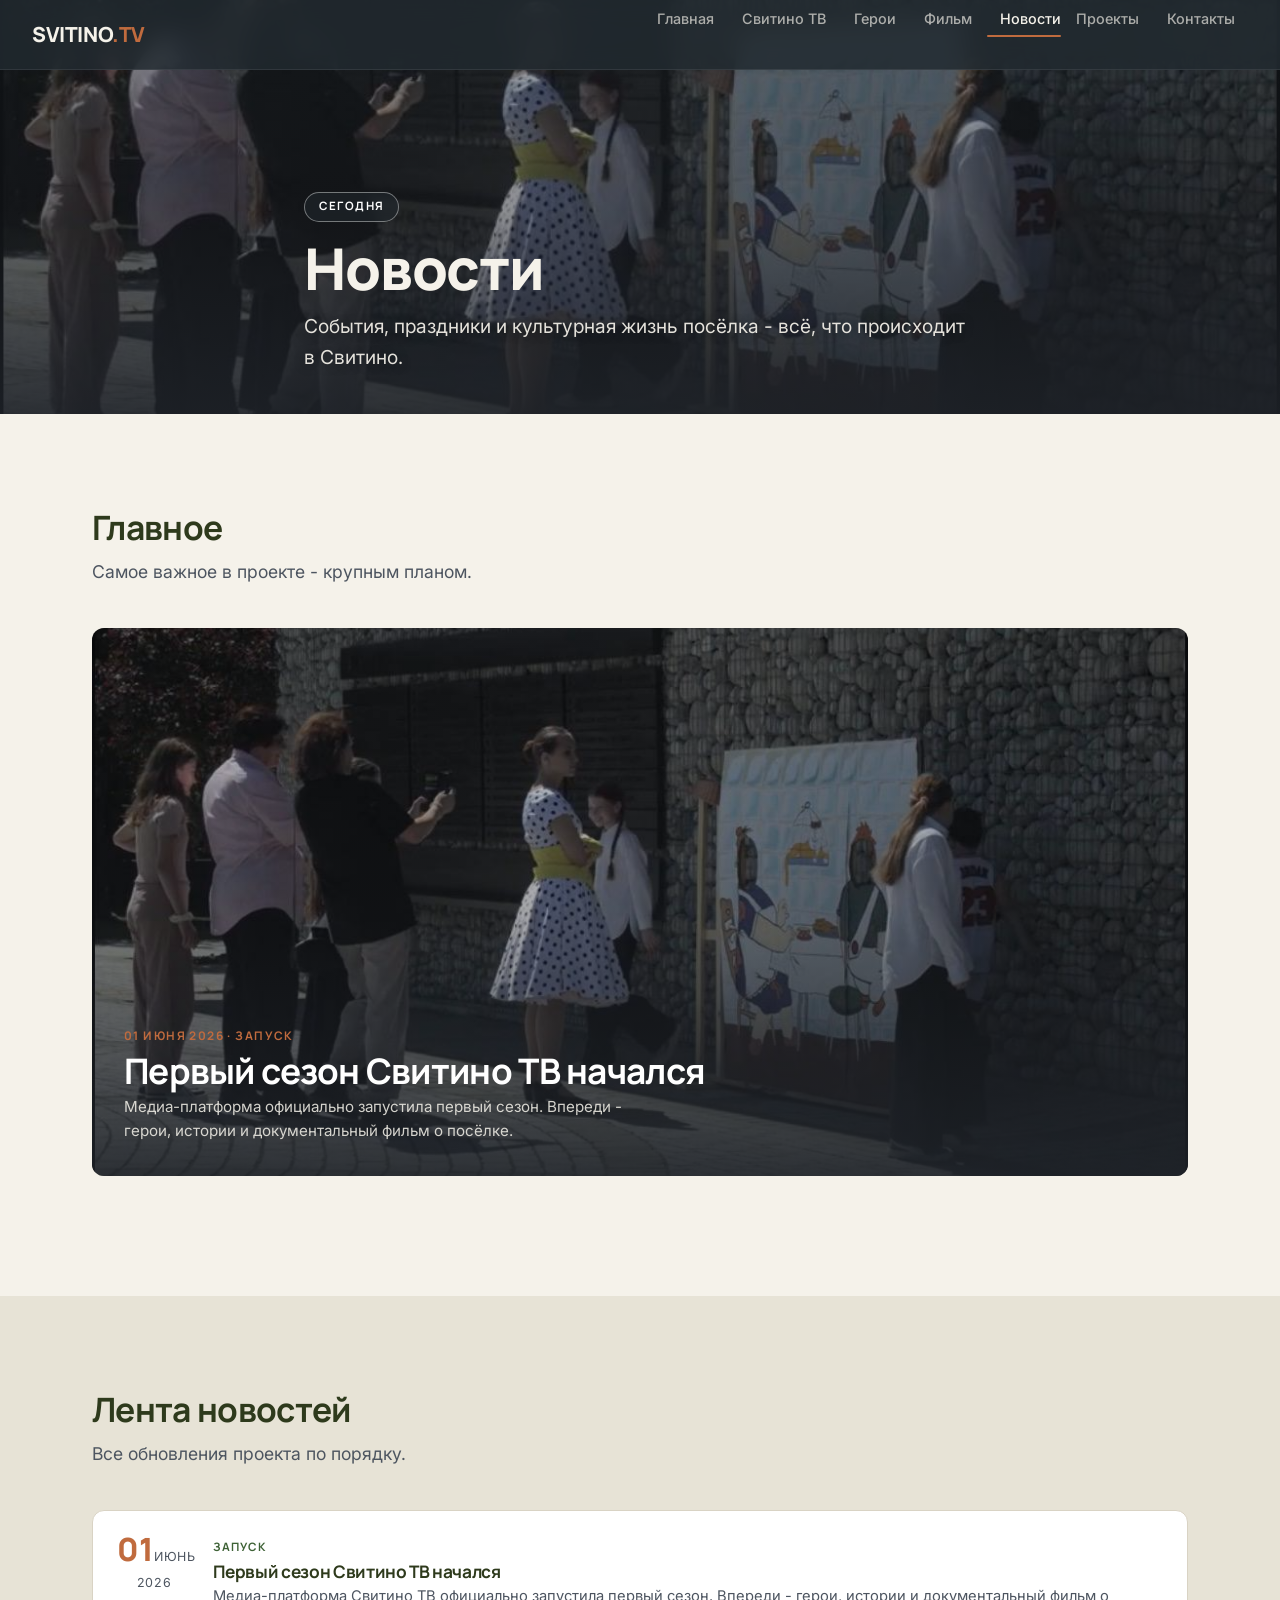
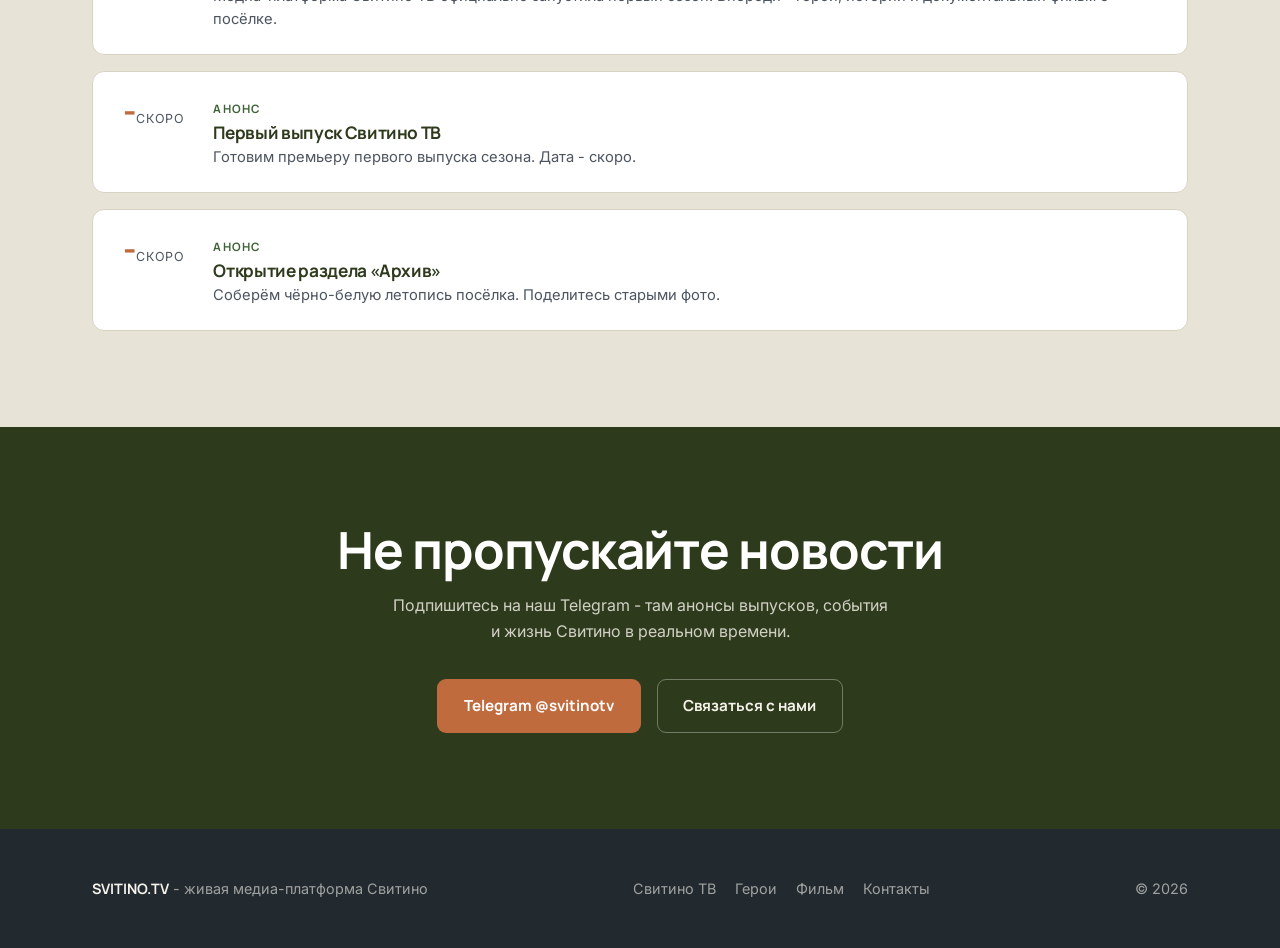
<file: news.html>
<!DOCTYPE html>
<html lang="ru">
<head>
  <meta charset="UTF-8">
  <meta name="viewport" content="width=device-width, initial-scale=1.0">
  <title>Новости - SVITINO.TV</title>
  <meta name="description" content="Новости, события и культурная жизнь Свитино.">
  <link rel="preconnect" href="https://fonts.googleapis.com">
  <link rel="preconnect" href="https://fonts.gstatic.com" crossorigin>
  <link href="https://fonts.googleapis.com/css2?family=Manrope:wght@500;600;700;800&family=Inter:wght@400;500;600&display=swap" rel="stylesheet">
  <link rel="stylesheet" href="css/v5.css?v=20260617">
</head>
<body>

<nav>
  <a class="nav-logo" href="index.html">SVITINO<span>.TV</span></a>
  <button class="nav-burger" aria-label="Меню" aria-expanded="false"><span></span><span></span><span></span></button>
  <ul class="nav-links">
    <li><a href="index.html">Главная</a></li>
    <li><a href="tv.html">Свитино ТВ</a></li>
    <li><a href="heroes.html">Герои</a></li>
    <li><a href="film.html">Фильм</a></li>
    <li><a href="news.html">Новости</a></li>
    <li><a href="projects.html">Проекты</a></li>
    <li><a href="contacts.html">Контакты</a></li>
  </ul>
</nav>

<main>
  <header class="page-banner b-news">
    <div class="bg" role="img" aria-label="Культурное событие в Свитино"></div>
    <div class="wrap">
      <span class="badge">Сегодня</span>
      <h1>Новости</h1>
      <p class="lead">События, праздники и культурная жизнь посёлка - всё, что происходит в Свитино.</p>
    </div>
  </header>

  <!-- Главная новость -->
  <section class="content">
    <div class="wrap">
      <h2>Главное</h2>
      <p class="lead-in">Самое важное в проекте - крупным планом.</p>
      <a class="featured reveal" href="tv.html" style="display:block;">
        <img src="img/event-culture.jpg" alt="Запуск первого сезона Свитино ТВ">
        <div class="meta">
          <span class="tag">01 июня 2026 · Запуск</span>
          <h3>Первый сезон Свитино ТВ начался</h3>
          <p>Медиа-платформа официально запустила первый сезон. Впереди - герои, истории и документальный фильм о посёлке.</p>
        </div>
      </a>
    </div>
  </section>

  <!-- Лента -->
  <section class="content" style="background:var(--sand);">
    <div class="wrap">
      <h2>Лента новостей</h2>
      <p class="lead-in">Все обновления проекта по порядку.</p>
      <div class="news-list">
        <article class="news-item reveal">
          <div class="news-date"><span class="d">01</span><span class="m">Июнь 2026</span></div>
          <div><span class="tag">Запуск</span><h3>Первый сезон Свитино ТВ начался</h3><p>Медиа-платформа Свитино ТВ официально запустила первый сезон. Впереди - герои, истории и документальный фильм о посёлке.</p></div>
        </article>
        <article class="news-item reveal">
          <div class="news-date"><span class="d">-</span><span class="m">Скоро</span></div>
          <div><span class="tag">Анонс</span><h3>Первый выпуск Свитино ТВ</h3><p>Готовим премьеру первого выпуска сезона. Дата - скоро.</p></div>
        </article>
        <article class="news-item reveal">
          <div class="news-date"><span class="d">-</span><span class="m">Скоро</span></div>
          <div><span class="tag">Анонс</span><h3>Открытие раздела «Архив»</h3><p>Соберём чёрно-белую летопись посёлка. Поделитесь старыми фото.</p></div>
        </article>
      </div>
    </div>
  </section>

  <!-- CTA -->
  <section class="cta">
    <div class="wrap">
      <h2 class="reveal">Не пропускайте новости</h2>
      <p class="reveal">Подпишитесь на наш Telegram - там анонсы выпусков, события и жизнь Свитино в реальном времени.</p>
      <div class="hero-actions reveal" style="justify-content:center;">
        <a href="https://t.me/svitinotv" target="_blank" rel="noopener" class="btn btn-primary">Telegram @svitinotv</a>
        <a href="contacts.html" class="btn btn-ghost">Связаться с нами</a>
      </div>
    </div>
  </section>
</main>

<footer>
  <div class="wrap foot-grid">
    <div><strong>SVITINO.TV</strong> - живая медиа-платформа Свитино</div>
    <div class="foot-links">
      <a href="tv.html">Свитино ТВ</a><a href="heroes.html">Герои</a><a href="film.html">Фильм</a><a href="contacts.html">Контакты</a>
    </div>
    <div>© 2026</div>
  </div>
</footer>

<script src="js/nav.js"></script>
<script>
  (function () {
    var els = document.querySelectorAll('.reveal');
    if (!('IntersectionObserver' in window)) { els.forEach(function (e) { e.classList.add('in'); }); return; }
    var io = new IntersectionObserver(function (en) { en.forEach(function (e) { if (e.isIntersecting) { e.target.classList.add('in'); io.unobserve(e.target); } }); }, { threshold: 0.12 });
    els.forEach(function (e) { io.observe(e); });
  })();
</script>
</body>
</html>
</file>
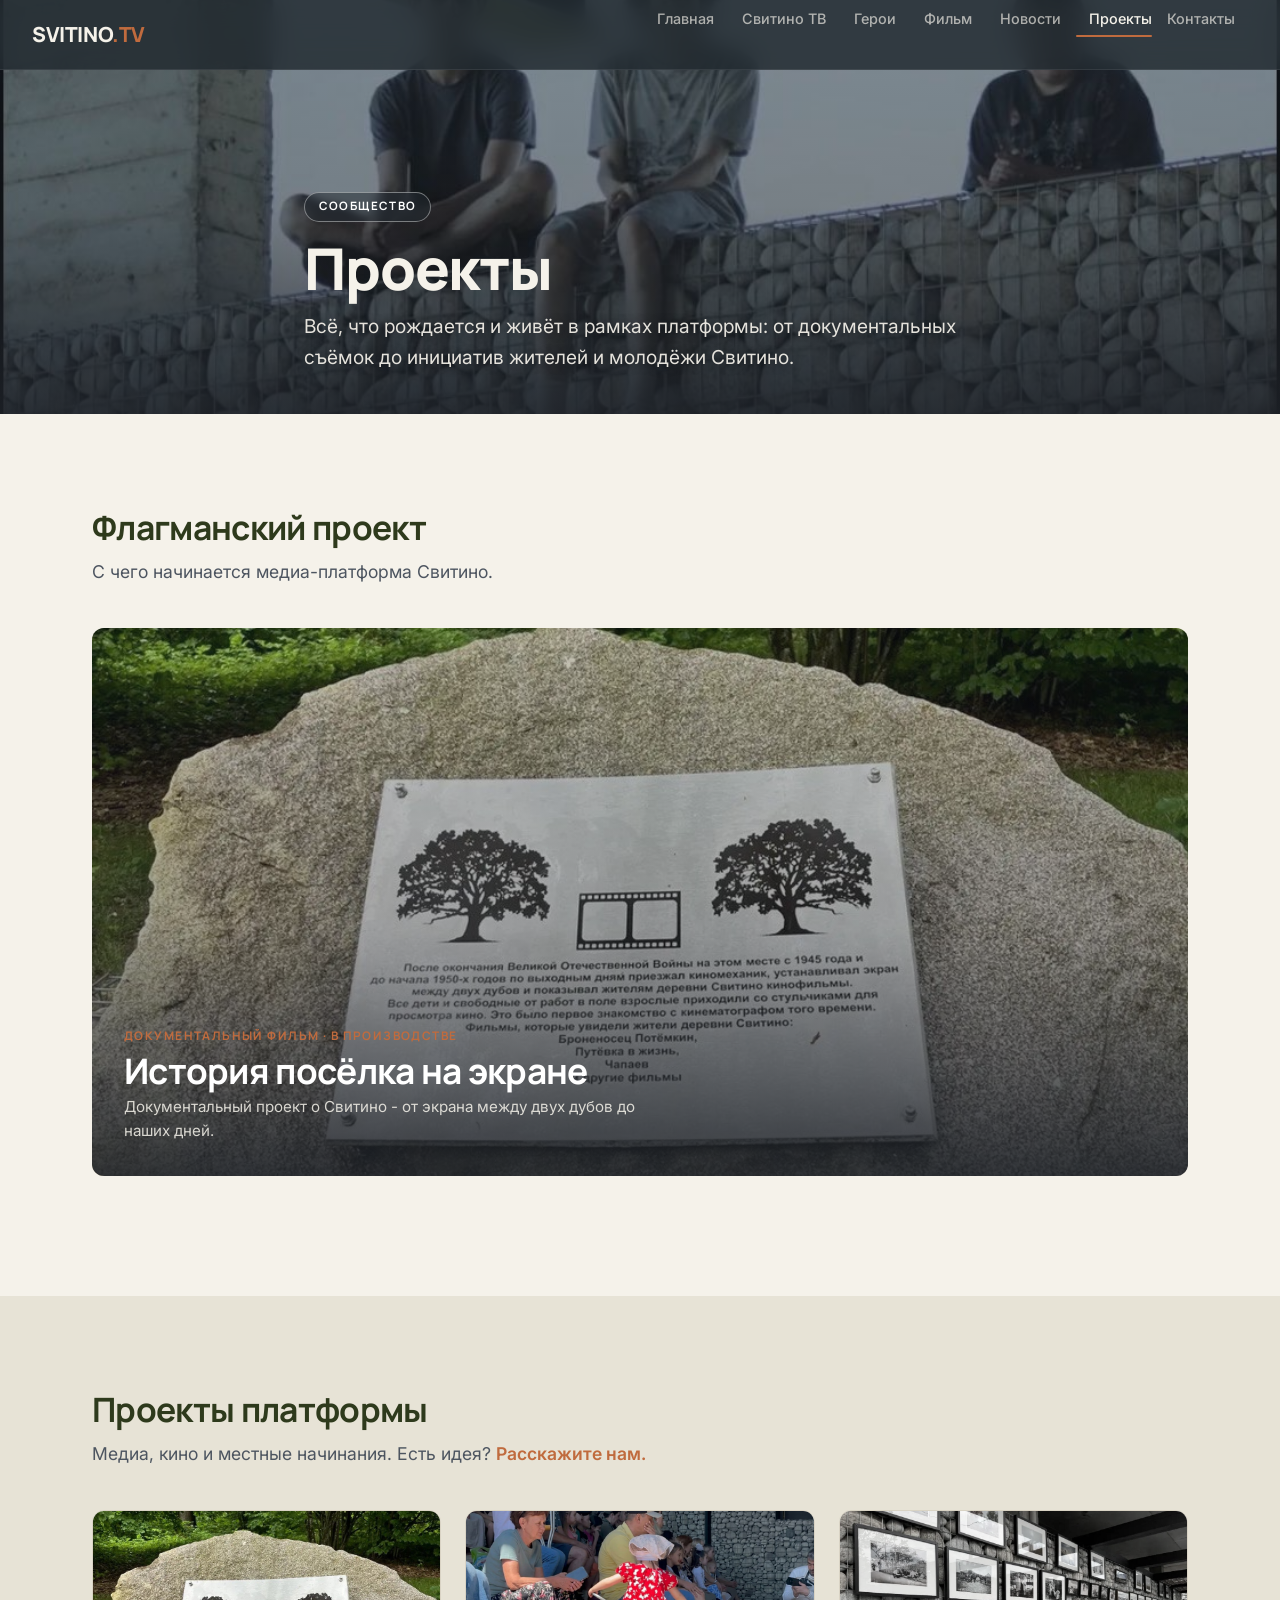
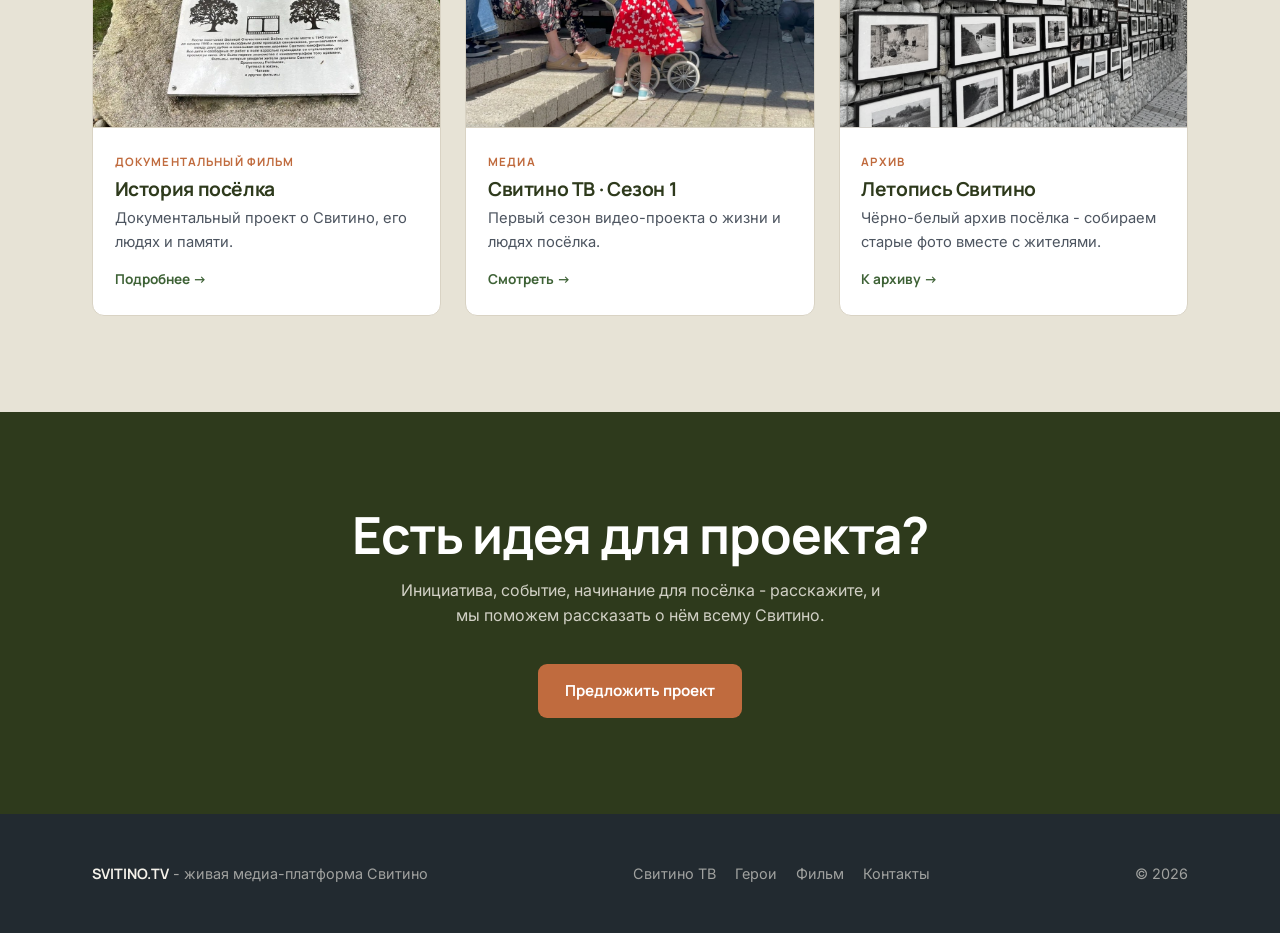
<file: projects.html>
<!DOCTYPE html>
<html lang="ru">
<head>
  <meta charset="UTF-8">
  <meta name="viewport" content="width=device-width, initial-scale=1.0">
  <title>Проекты - SVITINO.TV</title>
  <meta name="description" content="Проекты и инициативы медиа-платформы Свитино: фильм, ТВ, архив и местные начинания.">
  <link rel="preconnect" href="https://fonts.googleapis.com">
  <link rel="preconnect" href="https://fonts.gstatic.com" crossorigin>
  <link href="https://fonts.googleapis.com/css2?family=Manrope:wght@500;600;700;800&family=Inter:wght@400;500;600&display=swap" rel="stylesheet">
  <link rel="stylesheet" href="css/v5.css?v=20260617">
</head>
<body>

<nav>
  <a class="nav-logo" href="index.html">SVITINO<span>.TV</span></a>
  <button class="nav-burger" aria-label="Меню" aria-expanded="false"><span></span><span></span><span></span></button>
  <ul class="nav-links">
    <li><a href="index.html">Главная</a></li>
    <li><a href="tv.html">Свитино ТВ</a></li>
    <li><a href="heroes.html">Герои</a></li>
    <li><a href="film.html">Фильм</a></li>
    <li><a href="news.html">Новости</a></li>
    <li><a href="projects.html">Проекты</a></li>
    <li><a href="contacts.html">Контакты</a></li>
  </ul>
</nav>

<main>
  <header class="page-banner b-projects">
    <div class="bg" role="img" aria-label="Молодёжь Свитино"></div>
    <div class="wrap">
      <span class="badge">Сообщество</span>
      <h1>Проекты</h1>
      <p class="lead">Всё, что рождается и живёт в рамках платформы: от документальных съёмок до инициатив жителей и молодёжи Свитино.</p>
    </div>
  </header>

  <!-- Флагман -->
  <section class="content">
    <div class="wrap">
      <h2>Флагманский проект</h2>
      <p class="lead-in">С чего начинается медиа-платформа Свитино.</p>
      <a class="featured reveal" href="film.html" style="display:block;">
        <img src="img/memorial-cinema.jpg" alt="Документальный фильм о Свитино">
        <div class="meta">
          <span class="tag">Документальный фильм · в производстве</span>
          <h3>История посёлка на экране</h3>
          <p>Документальный проект о Свитино - от экрана между двух дубов до наших дней.</p>
        </div>
      </a>
    </div>
  </section>

  <!-- Все проекты -->
  <section class="content" style="background:var(--sand);">
    <div class="wrap">
      <h2>Проекты платформы</h2>
      <p class="lead-in">Медиа, кино и местные начинания. Есть идея? <a href="contacts.html">Расскажите нам.</a></p>
      <div class="grid-cards">
        <article class="card-lite reveal">
          <div class="card-thumb" style="background-image:url('img/memorial-cinema.jpg')" aria-hidden="true"></div>
          <div class="body"><span class="tag">Документальный фильм</span><h3>История посёлка</h3><p>Документальный проект о Свитино, его людях и памяти.</p><a href="film.html" class="more">Подробнее →</a></div>
        </article>
        <article class="card-lite reveal">
          <div class="card-thumb" style="background-image:url('img/community-event.jpg')" aria-hidden="true"></div>
          <div class="body"><span class="tag">Медиа</span><h3>Свитино ТВ · Сезон 1</h3><p>Первый сезон видео-проекта о жизни и людях посёлка.</p><a href="tv.html" class="more">Смотреть →</a></div>
        </article>
        <article class="card-lite reveal">
          <div class="card-thumb" style="background-image:url('img/archive-gallery.jpg');filter:grayscale(.6)" aria-hidden="true"></div>
          <div class="body"><span class="tag">Архив</span><h3>Летопись Свитино</h3><p>Чёрно-белый архив посёлка - собираем старые фото вместе с жителями.</p><a href="heroes.html" class="more">К архиву →</a></div>
        </article>
      </div>
    </div>
  </section>

  <!-- CTA -->
  <section class="cta">
    <div class="wrap">
      <h2 class="reveal">Есть идея для проекта?</h2>
      <p class="reveal">Инициатива, событие, начинание для посёлка - расскажите, и мы поможем рассказать о нём всему Свитино.</p>
      <div class="hero-actions reveal" style="justify-content:center;">
        <a href="contacts.html" class="btn btn-primary">Предложить проект</a>
      </div>
    </div>
  </section>
</main>

<footer>
  <div class="wrap foot-grid">
    <div><strong>SVITINO.TV</strong> - живая медиа-платформа Свитино</div>
    <div class="foot-links">
      <a href="tv.html">Свитино ТВ</a><a href="heroes.html">Герои</a><a href="film.html">Фильм</a><a href="contacts.html">Контакты</a>
    </div>
    <div>© 2026</div>
  </div>
</footer>

<script src="js/nav.js"></script>
<script>
  (function () {
    var els = document.querySelectorAll('.reveal');
    if (!('IntersectionObserver' in window)) { els.forEach(function (e) { e.classList.add('in'); }); return; }
    var io = new IntersectionObserver(function (en) { en.forEach(function (e) { if (e.isIntersecting) { e.target.classList.add('in'); io.unobserve(e.target); } }); }, { threshold: 0.12 });
    els.forEach(function (e) { io.observe(e); });
  })();
</script>
</body>
</html>
</file>
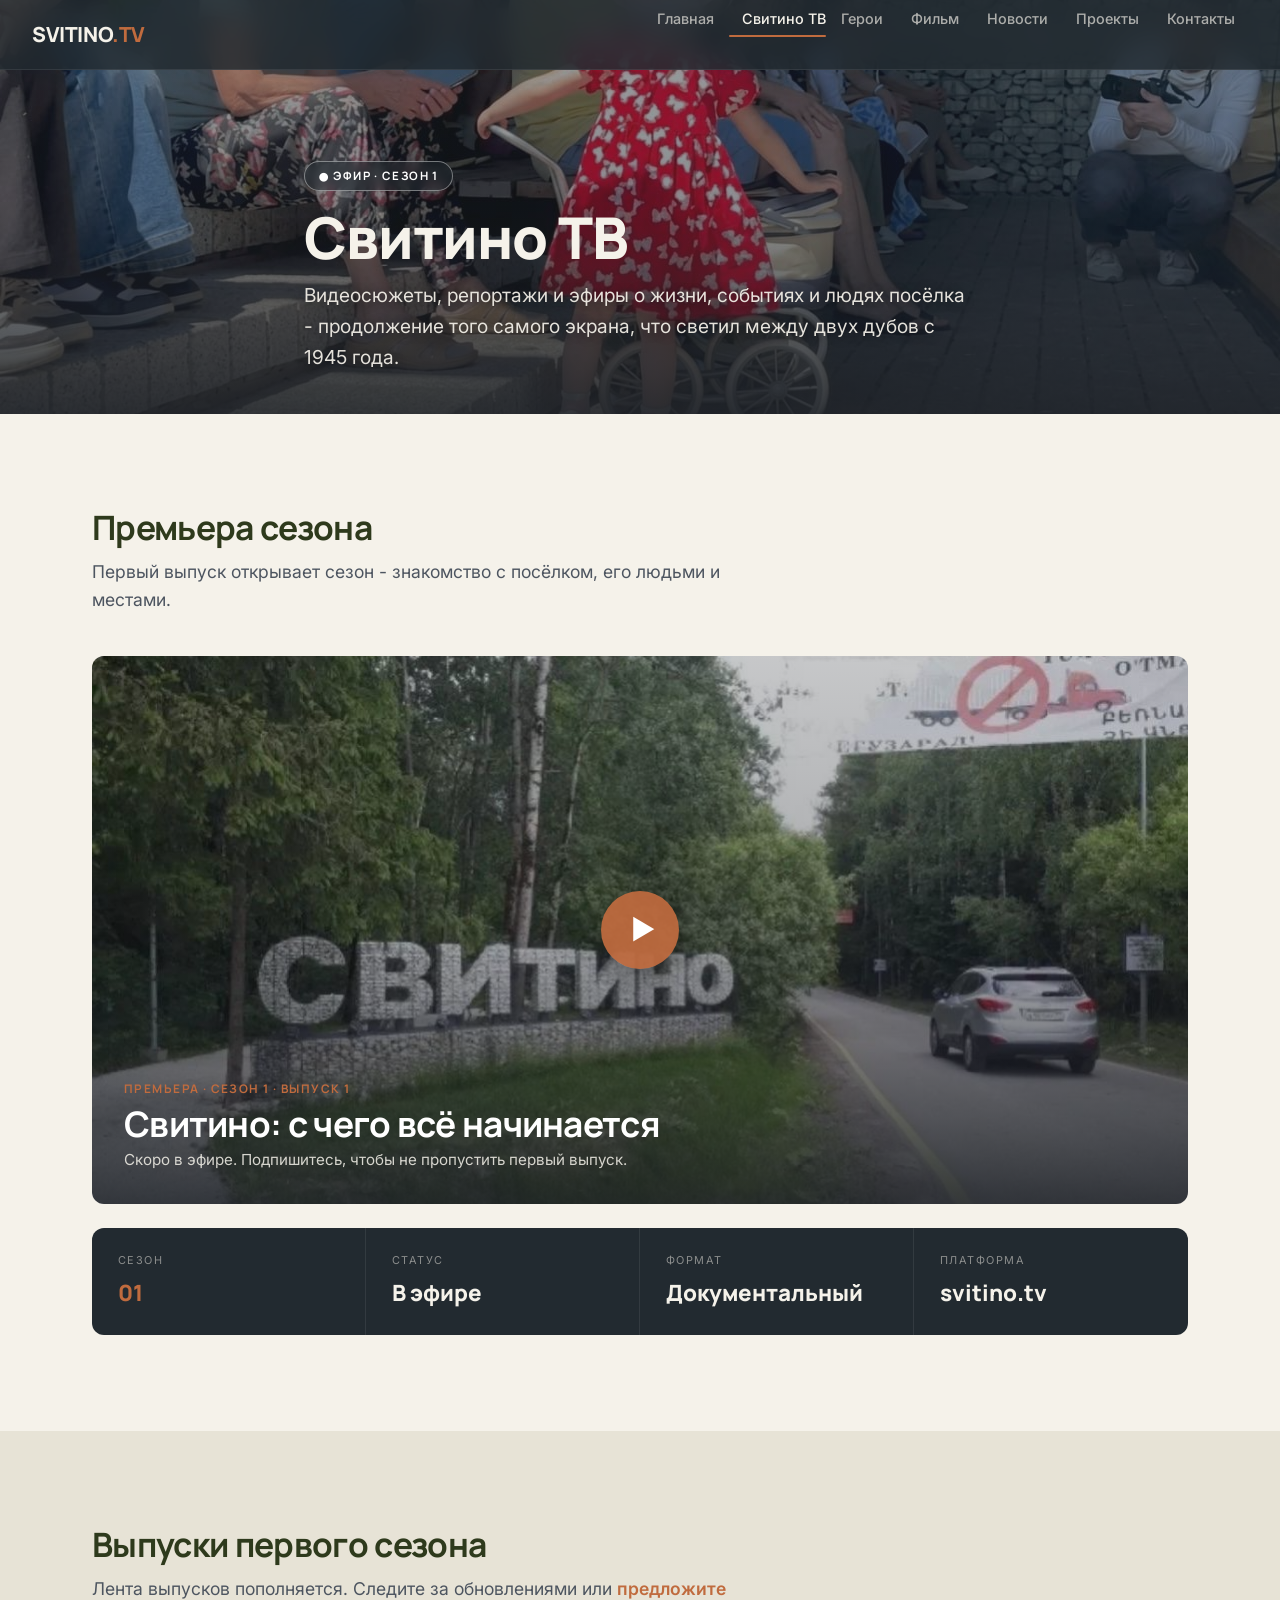
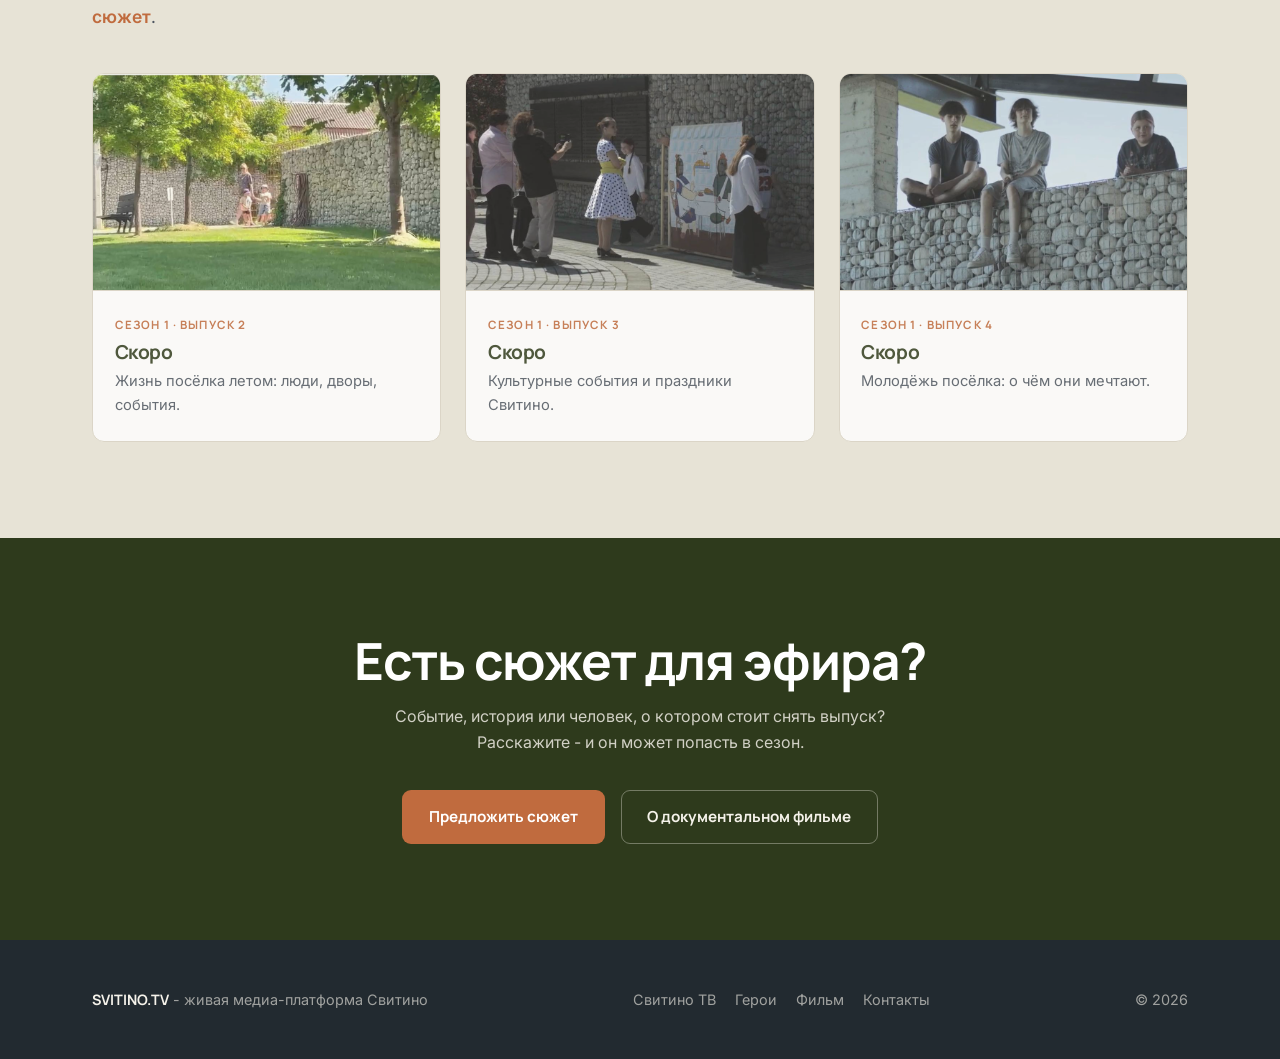
<file: tv.html>
<!DOCTYPE html>
<html lang="ru">
<head>
  <meta charset="UTF-8">
  <meta name="viewport" content="width=device-width, initial-scale=1.0">
  <title>Свитино ТВ - SVITINO.TV</title>
  <meta name="description" content="Видеосюжеты, репортажи и эфиры о жизни и людях Свитино.">
  <link rel="preconnect" href="https://fonts.googleapis.com">
  <link rel="preconnect" href="https://fonts.gstatic.com" crossorigin>
  <link href="https://fonts.googleapis.com/css2?family=Manrope:wght@500;600;700;800&family=Inter:wght@400;500;600&display=swap" rel="stylesheet">
  <link rel="stylesheet" href="css/v5.css?v=20260617">
</head>
<body>

<nav>
  <a class="nav-logo" href="index.html">SVITINO<span>.TV</span></a>
  <button class="nav-burger" aria-label="Меню" aria-expanded="false"><span></span><span></span><span></span></button>
  <ul class="nav-links">
    <li><a href="index.html">Главная</a></li>
    <li><a href="tv.html">Свитино ТВ</a></li>
    <li><a href="heroes.html">Герои</a></li>
    <li><a href="film.html">Фильм</a></li>
    <li><a href="news.html">Новости</a></li>
    <li><a href="projects.html">Проекты</a></li>
    <li><a href="contacts.html">Контакты</a></li>
  </ul>
</nav>

<main>
  <header class="page-banner b-tv">
    <div class="bg" role="img" aria-label="Жители Свитино на событии"></div>
    <div class="wrap">
      <span class="badge">● Эфир · Сезон 1</span>
      <h1>Свитино ТВ</h1>
      <p class="lead">Видеосюжеты, репортажи и эфиры о жизни, событиях и людях посёлка - продолжение того самого экрана, что светил между двух дубов с 1945 года.</p>
    </div>
  </header>

  <!-- Премьера -->
  <section class="content">
    <div class="wrap">
      <h2>Премьера сезона</h2>
      <p class="lead-in">Первый выпуск открывает сезон - знакомство с посёлком, его людьми и местами.</p>
      <div class="featured reveal">
        <img src="img/sign-forest.jpg" alt="Свитино - кадр первого выпуска">
        <a class="play-btn" href="#" aria-label="Скоро в эфире">▶</a>
        <div class="meta">
          <span class="tag">Премьера · Сезон 1 · Выпуск 1</span>
          <h3>Свитино: с чего всё начинается</h3>
          <p>Скоро в эфире. Подпишитесь, чтобы не пропустить первый выпуск.</p>
        </div>
      </div>
      <div class="stat-band reveal">
        <div class="cell"><div class="k">Сезон</div><div class="v accent">01</div></div>
        <div class="cell"><div class="k">Статус</div><div class="v">В эфире</div></div>
        <div class="cell"><div class="k">Формат</div><div class="v">Документальный</div></div>
        <div class="cell"><div class="k">Платформа</div><div class="v">svitino.tv</div></div>
      </div>
    </div>
  </section>

  <!-- Выпуски -->
  <section class="content" style="background:var(--sand);">
    <div class="wrap">
      <h2>Выпуски первого сезона</h2>
      <p class="lead-in">Лента выпусков пополняется. Следите за обновлениями или <a href="contacts.html">предложите сюжет</a>.</p>
      <div class="grid-cards">
        <article class="card-lite is-soon reveal">
          <div class="card-thumb" style="background-image:url('img/yard-summer.jpg')" aria-hidden="true"></div>
          <div class="body"><span class="tag">Сезон 1 · Выпуск 2</span><h3>Скоро</h3><p>Жизнь посёлка летом: люди, дворы, события.</p></div>
        </article>
        <article class="card-lite is-soon reveal">
          <div class="card-thumb" style="background-image:url('img/event-culture.jpg')" aria-hidden="true"></div>
          <div class="body"><span class="tag">Сезон 1 · Выпуск 3</span><h3>Скоро</h3><p>Культурные события и праздники Свитино.</p></div>
        </article>
        <article class="card-lite is-soon reveal">
          <div class="card-thumb" style="background-image:url('img/teens-wall.jpg')" aria-hidden="true"></div>
          <div class="body"><span class="tag">Сезон 1 · Выпуск 4</span><h3>Скоро</h3><p>Молодёжь посёлка: о чём они мечтают.</p></div>
        </article>
      </div>
    </div>
  </section>

  <!-- CTA -->
  <section class="cta">
    <div class="wrap">
      <h2 class="reveal">Есть сюжет для эфира?</h2>
      <p class="reveal">Событие, история или человек, о котором стоит снять выпуск? Расскажите - и он может попасть в сезон.</p>
      <div class="hero-actions reveal" style="justify-content:center;">
        <a href="contacts.html" class="btn btn-primary">Предложить сюжет</a>
        <a href="film.html" class="btn btn-ghost">О документальном фильме</a>
      </div>
    </div>
  </section>
</main>

<footer>
  <div class="wrap foot-grid">
    <div><strong>SVITINO.TV</strong> - живая медиа-платформа Свитино</div>
    <div class="foot-links">
      <a href="tv.html">Свитино ТВ</a><a href="heroes.html">Герои</a><a href="film.html">Фильм</a><a href="contacts.html">Контакты</a>
    </div>
    <div>© 2026</div>
  </div>
</footer>

<script src="js/nav.js"></script>
<script>
  (function () {
    var els = document.querySelectorAll('.reveal');
    if (!('IntersectionObserver' in window)) { els.forEach(function (e) { e.classList.add('in'); }); return; }
    var io = new IntersectionObserver(function (en) { en.forEach(function (e) { if (e.isIntersecting) { e.target.classList.add('in'); io.unobserve(e.target); } }); }, { threshold: 0.12 });
    els.forEach(function (e) { io.observe(e); });
  })();
</script>
</body>
</html>
</file>
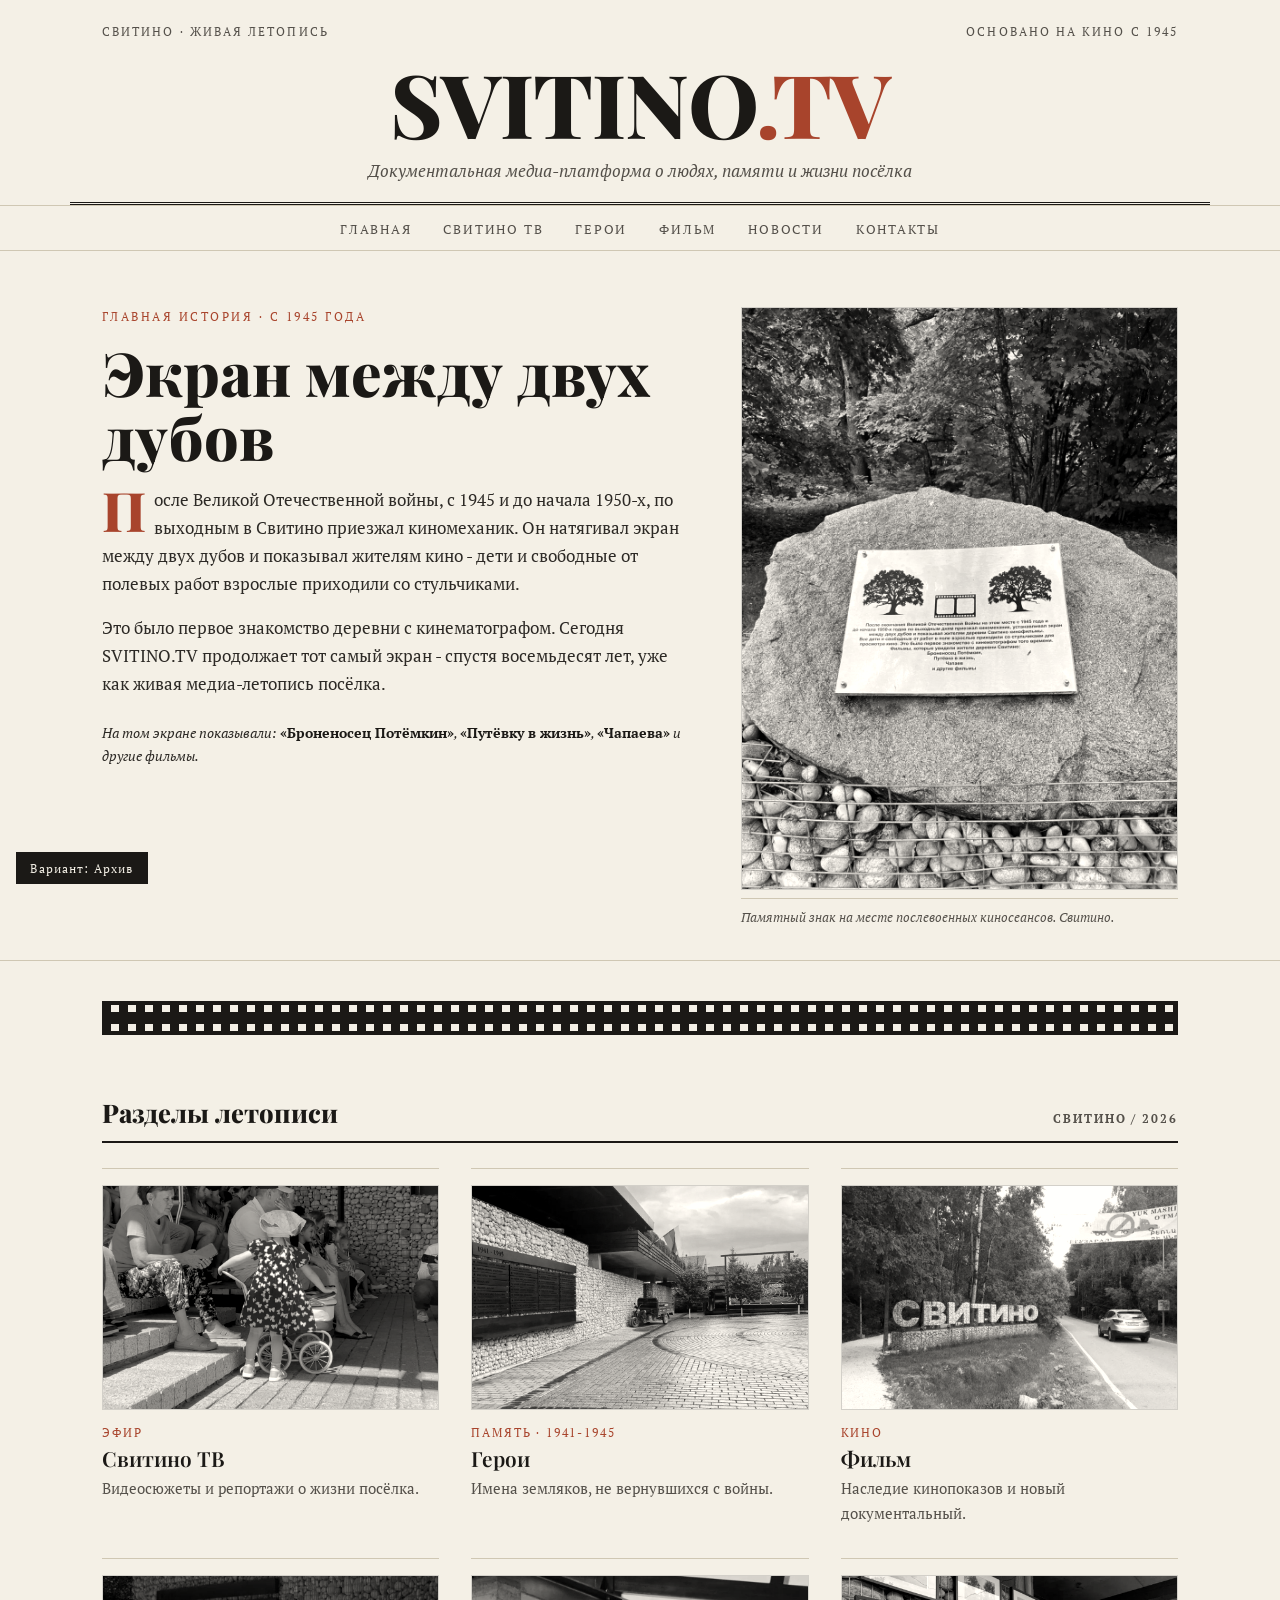
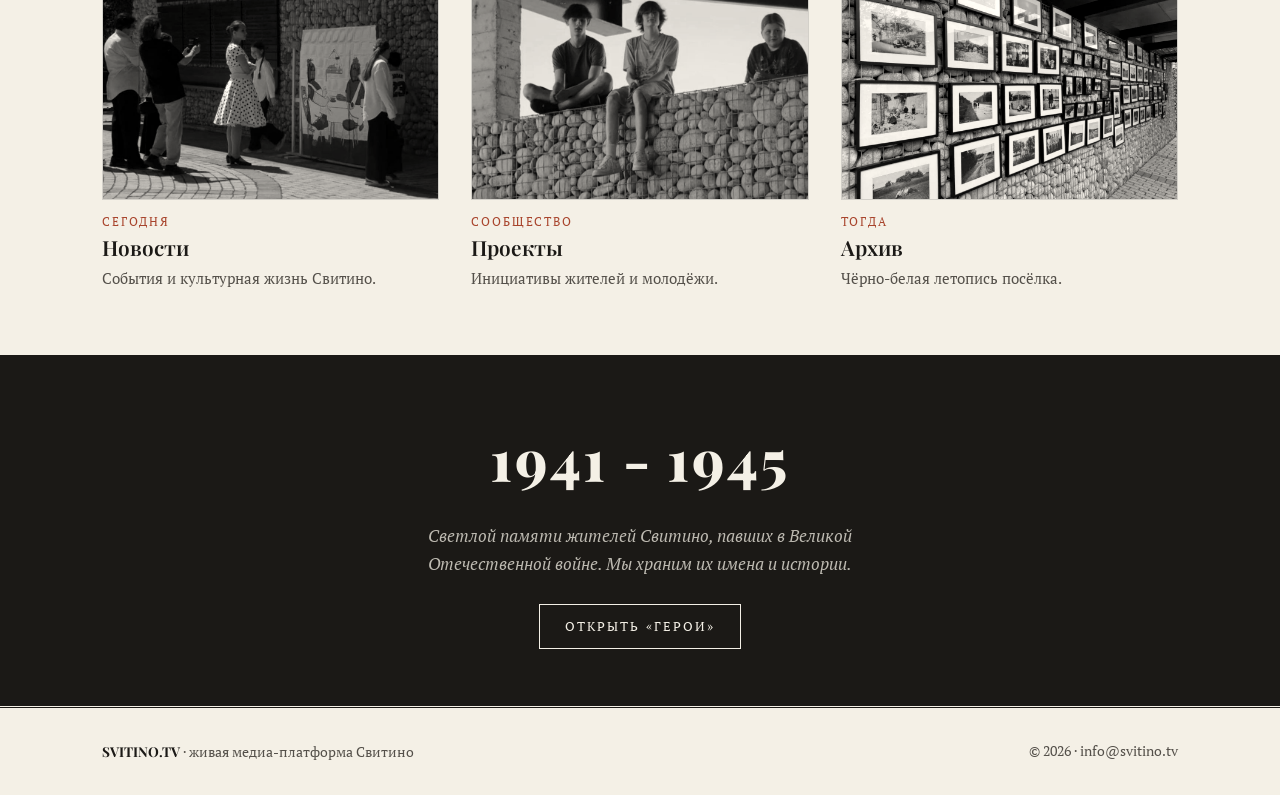
<file: variant-archive.html>
<!DOCTYPE html>
<html lang="ru">
<head>
  <meta charset="UTF-8">
  <meta name="viewport" content="width=device-width, initial-scale=1.0">
  <title>SVITINO.TV - Вариант «Архив»</title>
  <meta name="description" content="Живая медиа-платформа Свитино - вариант дизайна «Архив», редакционно-документальный.">
  <link rel="preconnect" href="https://fonts.googleapis.com">
  <link rel="preconnect" href="https://fonts.gstatic.com" crossorigin>
  <link href="https://fonts.googleapis.com/css2?family=Playfair+Display:ital,wght@0,600;0,800;1,600&family=PT+Serif:ital@0;1&display=swap" rel="stylesheet">
  <style>
  *,*::before,*::after{box-sizing:border-box;margin:0;padding:0}
  :root{
    --paper:#F4F0E6; --paper2:#EBE6D7; --ink:#1B1916; --ink-soft:#54504a;
    --accent:#A8442C; --line:#cfc7b3;
    --serif:'Playfair Display',Georgia,serif; --body:'PT Serif',Georgia,serif;
    --r:4px; --ease:cubic-bezier(.22,.61,.36,1);
  }
  html{scroll-behavior:smooth}
  body{background:var(--paper);color:var(--ink);font-family:var(--body);font-size:17px;line-height:1.65}
  a{color:inherit;text-decoration:none}img{display:block;max-width:100%}
  .wrap{max-width:1140px;margin:0 auto;padding:0 2rem}
  :focus-visible{outline:2px solid var(--accent);outline-offset:3px}
  .mono-photo{filter:grayscale(1) contrast(1.05) sepia(.12)}

  /* masthead */
  .masthead{border-bottom:3px double var(--ink);padding-top:1.4rem}
  .mast-top{display:flex;justify-content:space-between;font-family:var(--body);font-size:.72rem;letter-spacing:.18em;text-transform:uppercase;color:var(--ink-soft);padding-bottom:.8rem}
  .mast-title{text-align:center;font-family:var(--serif);font-weight:800;font-size:clamp(2.6rem,8vw,5.5rem);letter-spacing:-.01em;line-height:1;padding:.3rem 0}
  .mast-title span{color:var(--accent)}
  .mast-sub{text-align:center;font-style:italic;color:var(--ink-soft);padding:.4rem 0 1rem;font-size:1.05rem}
  nav.subnav{border-top:1px solid var(--line);border-bottom:1px solid var(--line);position:sticky;top:0;background:rgba(244,240,230,.96);backdrop-filter:blur(6px);z-index:50}
  .subnav ul{display:flex;justify-content:center;flex-wrap:wrap;gap:.2rem;list-style:none;padding:.5rem 0}
  .subnav a{font-family:var(--body);font-size:.8rem;letter-spacing:.14em;text-transform:uppercase;color:var(--ink-soft);padding:.35rem .9rem;transition:.2s}
  .subnav a:hover{color:var(--accent)}

  /* lead story */
  .lead-story{padding:3.5rem 0 2rem;border-bottom:1px solid var(--line)}
  .ls-grid{display:grid;grid-template-columns:1.35fr 1fr;gap:3rem;align-items:start}
  .kicker{font-family:var(--body);font-size:.78rem;letter-spacing:.2em;text-transform:uppercase;color:var(--accent);margin-bottom:.8rem}
  .ls-grid h1{font-family:var(--serif);font-weight:800;font-size:clamp(2.4rem,5vw,3.8rem);line-height:1.04;margin-bottom:1.2rem}
  .ls-grid .body p{margin-bottom:1rem;color:#2c2925}
  .ls-grid .body p:first-of-type::first-letter{font-family:var(--serif);font-weight:800;font-size:3.4rem;float:left;line-height:.8;padding:.1rem .5rem .1rem 0;color:var(--accent)}
  .ls-photo figure{margin:0}.ls-photo img{width:100%;border:1px solid var(--line)}
  .ls-photo figcaption{font-size:.8rem;font-style:italic;color:var(--ink-soft);padding-top:.5rem;border-top:1px solid var(--line);margin-top:.5rem}
  .films{margin-top:1.4rem;font-size:.9rem;color:var(--ink-soft);font-style:italic}
  .films b{font-style:normal;font-weight:700;color:var(--ink)}

  /* film strip divider */
  .filmstrip{height:34px;background:var(--ink);margin:2.5rem 0;position:relative;display:flex;align-items:center;gap:14px;padding:0 10px;overflow:hidden}
  .filmstrip::before,.filmstrip::after{content:"";position:absolute;left:0;right:0;height:7px;background-image:repeating-linear-gradient(90deg,transparent 0 9px,var(--paper) 9px 17px)}
  .filmstrip::before{top:4px}.filmstrip::after{bottom:4px}

  /* sections grid */
  .sections{padding:1rem 0 4rem}
  .sec-title{font-family:var(--serif);font-weight:800;font-size:1.6rem;border-bottom:2px solid var(--ink);padding-bottom:.5rem;margin-bottom:1.6rem;display:flex;align-items:baseline;justify-content:space-between}
  .sec-title span{font-family:var(--body);font-size:.75rem;letter-spacing:.16em;text-transform:uppercase;color:var(--ink-soft)}
  .cols{display:grid;grid-template-columns:repeat(3,1fr);gap:2rem}
  .art{border-top:1px solid var(--line);padding-top:1rem}
  .art a{display:block}
  .art img{width:100%;aspect-ratio:3/2;object-fit:cover;margin-bottom:.8rem;border:1px solid var(--line)}
  .art .cat{font-family:var(--body);font-size:.72rem;letter-spacing:.16em;text-transform:uppercase;color:var(--accent);margin-bottom:.3rem}
  .art h3{font-family:var(--serif);font-weight:600;font-size:1.3rem;line-height:1.15;margin-bottom:.4rem}
  .art p{font-size:.92rem;color:var(--ink-soft)}
  .art:hover h3{color:var(--accent)}

  /* memoriam */
  .memoriam{background:var(--ink);color:var(--paper);padding:3.5rem 0;text-align:center}
  .memoriam .yrs{font-family:var(--serif);font-weight:800;font-size:clamp(2.2rem,6vw,3.6rem);letter-spacing:.04em}
  .memoriam p{max-width:54ch;margin:1rem auto 0;color:rgba(244,240,230,.75);font-style:italic}
  .memoriam a{display:inline-block;margin-top:1.6rem;border:1px solid var(--paper);padding:.7rem 1.6rem;font-family:var(--body);font-size:.8rem;letter-spacing:.16em;text-transform:uppercase}
  .memoriam a:hover{background:var(--paper);color:var(--ink)}

  footer{border-top:3px double var(--ink);padding:2rem 0;font-size:.85rem;color:var(--ink-soft)}
  .foot{display:flex;justify-content:space-between;gap:1rem;flex-wrap:wrap}
  footer strong{font-family:var(--serif);color:var(--ink)}
  .badge-v{position:fixed;bottom:1rem;left:1rem;z-index:200;background:var(--ink);color:var(--paper);font-family:var(--body);font-size:.72rem;letter-spacing:.1em;padding:.4rem .9rem}

  @media(max-width:820px){.ls-grid{grid-template-columns:1fr;gap:1.5rem}.cols{grid-template-columns:1fr 1fr}}
  @media(max-width:600px){.wrap{padding:0 1.25rem}.cols{grid-template-columns:1fr}.subnav a{padding:.35rem .55rem;font-size:.72rem}}
  </style>
</head>
<body>

<div class="wrap masthead">
  <div class="mast-top"><span>Свитино · Живая летопись</span><span>Основано на кино с 1945</span></div>
  <div class="mast-title">SVITINO<span>.TV</span></div>
  <div class="mast-sub">Документальная медиа-платформа о людях, памяти и жизни посёлка</div>
</div>
<nav class="subnav">
  <div class="wrap"><ul>
    <li><a href="variant-archive.html">Главная</a></li>
    <li><a href="tv.html">Свитино ТВ</a></li>
    <li><a href="heroes.html">Герои</a></li>
    <li><a href="film.html">Фильм</a></li>
    <li><a href="news.html">Новости</a></li>
    <li><a href="contacts.html">Контакты</a></li>
  </ul></div>
</nav>

<main>
  <section class="lead-story">
    <div class="wrap ls-grid">
      <div>
        <p class="kicker">Главная история · с 1945 года</p>
        <h1>Экран между двух дубов</h1>
        <div class="body">
          <p>После Великой Отечественной войны, с 1945 и до начала 1950-х, по выходным в Свитино приезжал киномеханик. Он натягивал экран между двух дубов и показывал жителям кино - дети и свободные от полевых работ взрослые приходили со стульчиками.</p>
          <p>Это было первое знакомство деревни с кинематографом. Сегодня SVITINO.TV продолжает тот самый экран - спустя восемьдесят лет, уже как живая медиа-летопись посёлка.</p>
          <p class="films">На том экране показывали: <b>«Броненосец Потёмкин»</b>, <b>«Путёвку в жизнь»</b>, <b>«Чапаева»</b> и другие фильмы.</p>
        </div>
      </div>
      <div class="ls-photo">
        <figure>
          <img class="mono-photo" src="img/memorial-cinema.jpg" alt="Мемориальная табличка: два дуба и киноплёнка">
          <figcaption>Памятный знак на месте послевоенных киносеансов. Свитино.</figcaption>
        </figure>
      </div>
    </div>
  </section>

  <div class="wrap"><div class="filmstrip" aria-hidden="true"></div></div>

  <section class="sections">
    <div class="wrap">
      <div class="sec-title">Разделы летописи <span>Свитино / 2026</span></div>
      <div class="cols">
        <article class="art"><a href="tv.html"><img class="mono-photo" src="img/community-event.jpg" alt=""><div class="cat">Эфир</div><h3>Свитино ТВ</h3><p>Видеосюжеты и репортажи о жизни посёлка.</p></a></article>
        <article class="art"><a href="heroes.html"><img class="mono-photo" src="img/memorial-plaza.jpg" alt=""><div class="cat">Память · 1941-1945</div><h3>Герои</h3><p>Имена земляков, не вернувшихся с войны.</p></a></article>
        <article class="art"><a href="film.html"><img class="mono-photo" src="img/sign-forest.jpg" alt=""><div class="cat">Кино</div><h3>Фильм</h3><p>Наследие кинопоказов и новый документальный.</p></a></article>
        <article class="art"><a href="news.html"><img class="mono-photo" src="img/event-culture.jpg" alt=""><div class="cat">Сегодня</div><h3>Новости</h3><p>События и культурная жизнь Свитино.</p></a></article>
        <article class="art"><a href="projects.html"><img class="mono-photo" src="img/teens-wall.jpg" alt=""><div class="cat">Сообщество</div><h3>Проекты</h3><p>Инициативы жителей и молодёжи.</p></a></article>
        <article class="art"><a href="heroes.html"><img class="mono-photo" src="img/archive-gallery.jpg" alt=""><div class="cat">Тогда</div><h3>Архив</h3><p>Чёрно-белая летопись посёлка.</p></a></article>
      </div>
    </div>
  </section>

  <section class="memoriam">
    <div class="wrap">
      <div class="yrs">1941 - 1945</div>
      <p>Светлой памяти жителей Свитино, павших в Великой Отечественной войне. Мы храним их имена и истории.</p>
      <a href="heroes.html">Открыть «Герои»</a>
    </div>
  </section>
</main>

<footer>
  <div class="wrap foot">
    <div><strong>SVITINO.TV</strong> · живая медиа-платформа Свитино</div>
    <div>© 2026 · info@svitino.tv</div>
  </div>
</footer>

<div class="badge-v">Вариант: Архив</div>
</body>
</html>
</file>
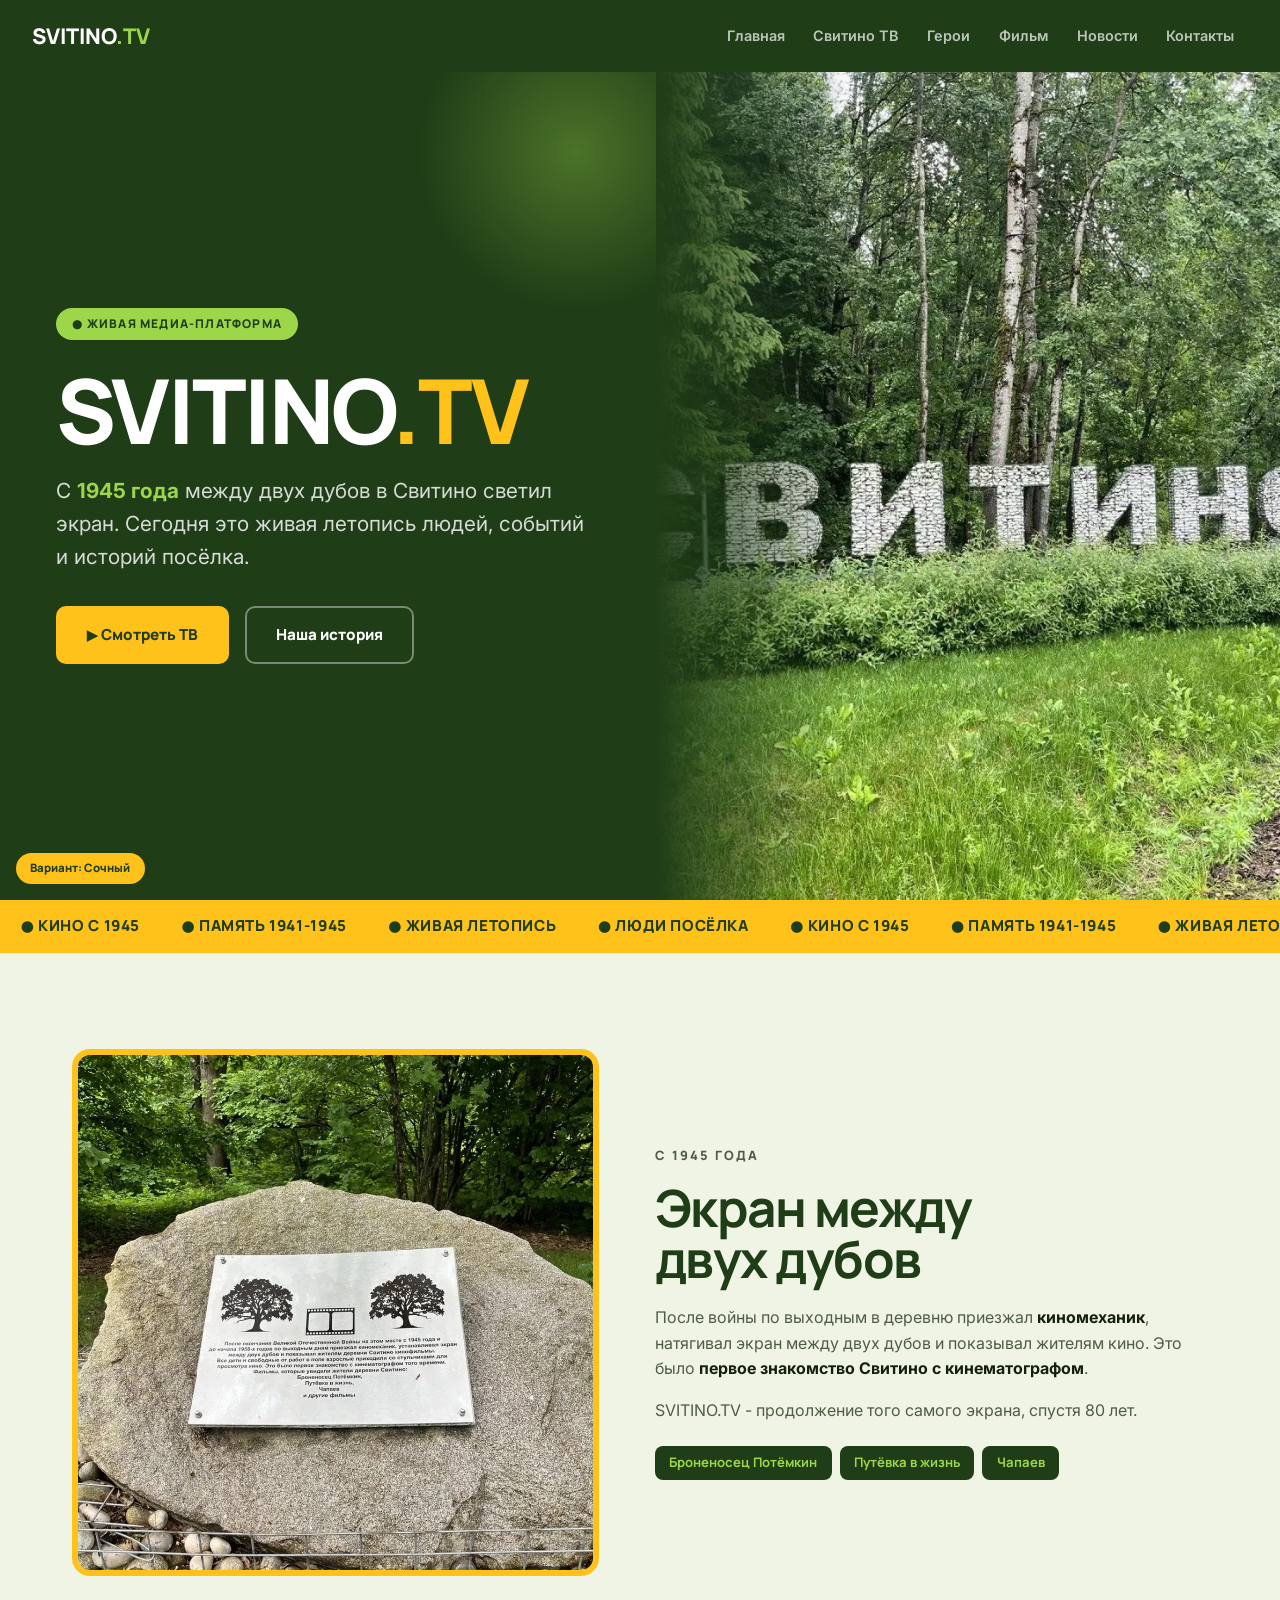
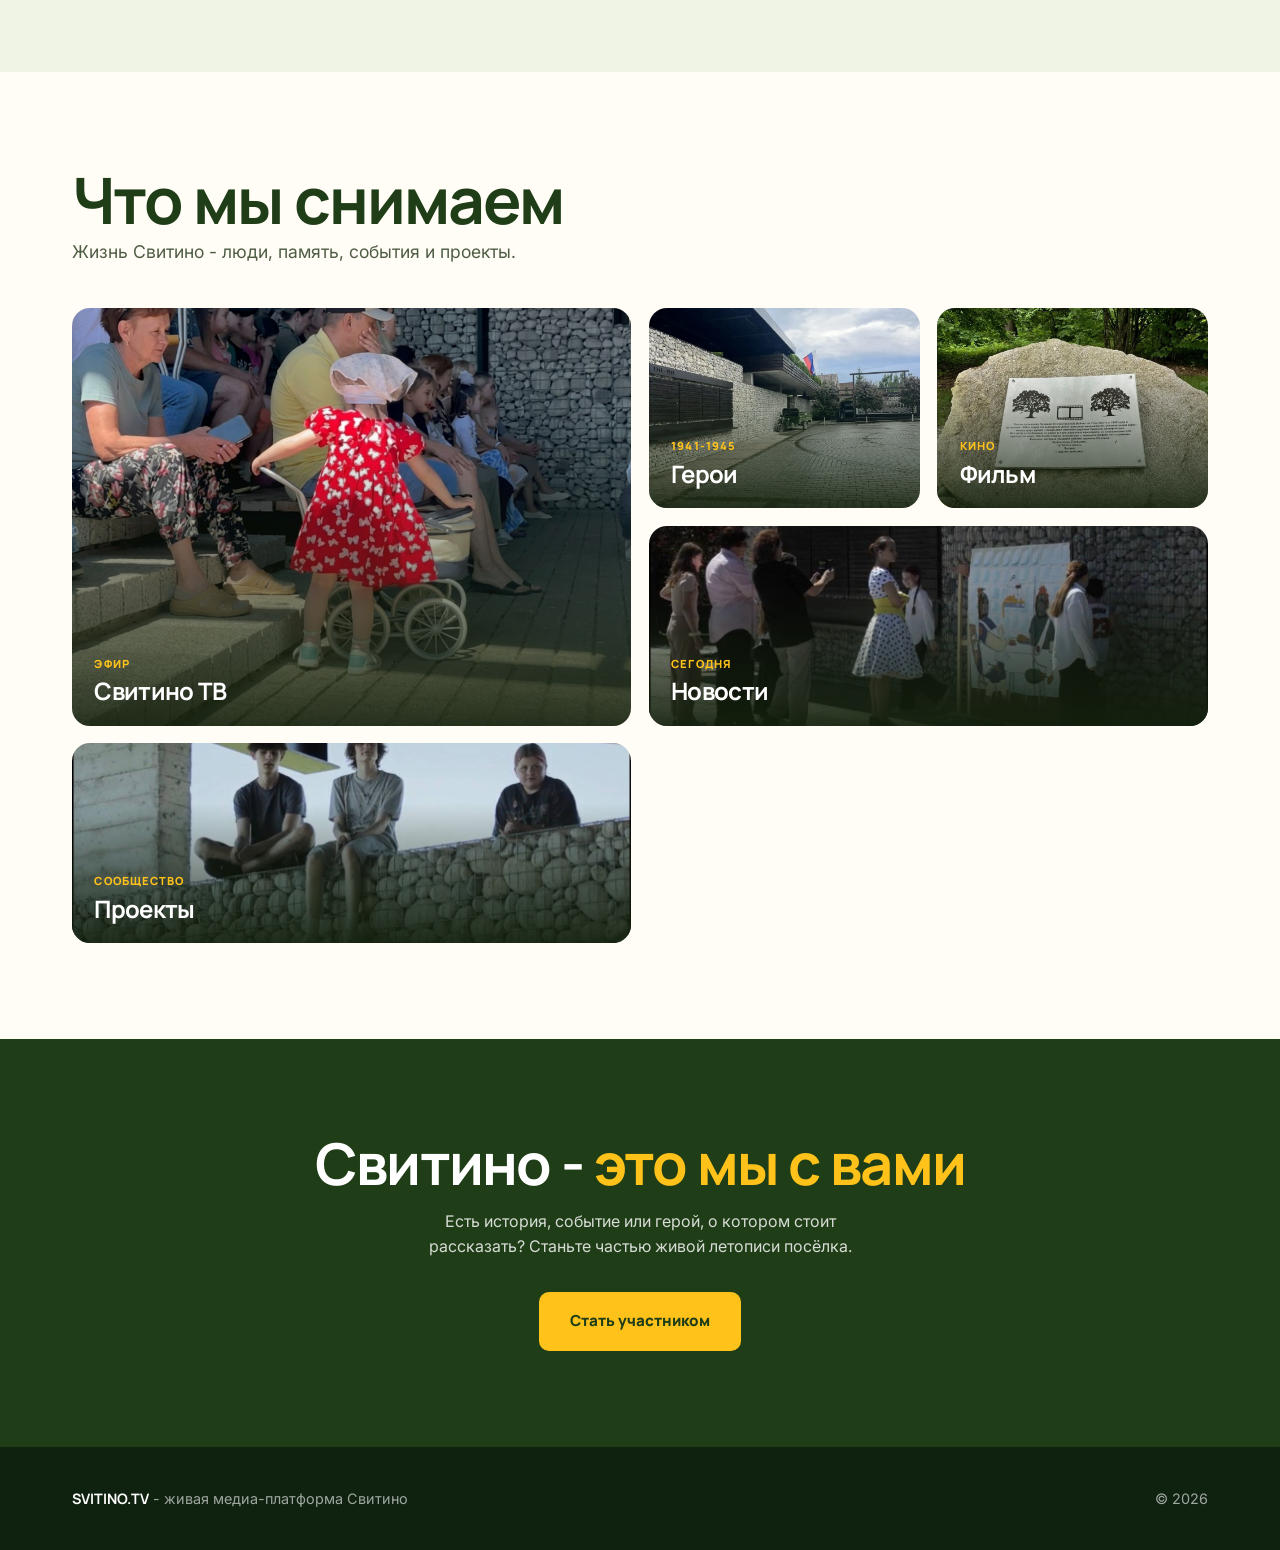
<file: variant-bright.html>
<!DOCTYPE html>
<html lang="ru">
<head>
  <meta charset="UTF-8">
  <meta name="viewport" content="width=device-width, initial-scale=1.0">
  <title>SVITINO.TV - Вариант «Сочный»</title>
  <meta name="description" content="Живая медиа-платформа Свитино - вариант дизайна «Сочный».">
  <link rel="preconnect" href="https://fonts.googleapis.com">
  <link rel="preconnect" href="https://fonts.gstatic.com" crossorigin>
  <link href="https://fonts.googleapis.com/css2?family=Manrope:wght@600;700;800&family=Inter:wght@400;500;600&display=swap" rel="stylesheet">
  <style>
  *,*::before,*::after{box-sizing:border-box;margin:0;padding:0}
  :root{
    --green:#3f7d2f; --green-deep:#1f3d17; --lime:#9ED649; --leaf:#5fa83f;
    --sun:#FFC21A; --terra:#E2622E; --berry:#B53A2E; --sky:#3E86C0;
    --ink:#14210d; --ink-soft:#4f5d44; --paper:#FFFDF6; --panel:#F0F4E4; --line:#dfe6cc;
    --head:'Manrope',system-ui,sans-serif; --body:'Inter',system-ui,sans-serif;
    --nav-h:72px; --r:18px; --ease:cubic-bezier(.22,.61,.36,1);
  }
  html{scroll-behavior:smooth}
  body{background:var(--paper);color:var(--ink);font-family:var(--body);font-size:16px;line-height:1.6;-webkit-font-smoothing:antialiased}
  a{color:inherit;text-decoration:none}img{display:block;max-width:100%}
  h1,h2,h3{font-family:var(--head);line-height:1;letter-spacing:-.03em;text-wrap:balance}
  .wrap{max-width:1200px;margin:0 auto;padding:0 2rem}
  :focus-visible{outline:3px solid var(--sun);outline-offset:3px}

  nav{position:fixed;inset:0 0 auto 0;height:var(--nav-h);display:flex;align-items:center;justify-content:space-between;
     padding:0 2rem;z-index:100;background:var(--green-deep)}
  .logo{font-family:var(--head);font-weight:800;font-size:1.35rem;color:#fff}
  .logo span{color:var(--lime)}
  .links{display:flex;gap:.1rem;list-style:none}
  .links a{padding:.45rem .85rem;border-radius:8px;font-size:.9rem;font-weight:600;color:rgba(255,255,255,.7);transition:.2s}
  .links a:hover{color:var(--green-deep);background:var(--lime)}
  .burger{display:none;flex-direction:column;gap:5px;background:none;border:0;cursor:pointer;padding:6px}
  .burger span{display:block;width:24px;height:2px;background:#fff;border-radius:2px}

  /* hero - split */
  .hero{min-height:100vh;display:grid;grid-template-columns:1.05fr 1fr;padding-top:var(--nav-h)}
  .hero-l{background:var(--green-deep);color:#fff;display:flex;flex-direction:column;justify-content:center;padding:4rem 3.5rem;position:relative;overflow:hidden}
  .hero-l::before{content:"";position:absolute;top:-80px;right:-80px;width:320px;height:320px;border-radius:50%;background:radial-gradient(circle,rgba(158,214,73,.35),transparent 70%)}
  .tag{display:inline-flex;align-items:center;gap:.5rem;align-self:flex-start;background:var(--lime);color:var(--green-deep);font-family:var(--head);font-weight:800;font-size:.75rem;letter-spacing:.1em;text-transform:uppercase;padding:.4rem 1rem;border-radius:30px;margin-bottom:1.6rem;position:relative}
  .hero-l h1{font-size:clamp(3.2rem,7vw,6rem);font-weight:800;margin-bottom:1.2rem;position:relative}
  .hero-l h1 span{color:var(--sun)}
  .hero-l p{font-size:clamp(1.05rem,1.8vw,1.3rem);color:rgba(255,255,255,.82);max-width:34rem;margin-bottom:2rem;position:relative}
  .hero-l p b{color:var(--lime)}
  .btns{display:flex;gap:1rem;flex-wrap:wrap;position:relative}
  .btn{display:inline-flex;align-items:center;gap:.5rem;font-family:var(--head);font-weight:800;font-size:.95rem;padding:.95rem 1.8rem;border-radius:10px;border:2px solid transparent;cursor:pointer;transition:transform .2s var(--ease),background .2s,color .2s}
  .btn-l{background:var(--sun);color:var(--green-deep)}.btn-l:hover{background:#ffd24d;transform:translateY(-2px)}
  .btn-g{border-color:rgba(255,255,255,.4);color:#fff}.btn-g:hover{border-color:var(--lime);color:var(--lime);transform:translateY(-2px)}
  .hero-r{background:url("img/sign-summer.jpg") center/cover;position:relative}
  .hero-r::after{content:"";position:absolute;inset:0;background:linear-gradient(90deg,var(--green-deep),transparent 30%)}

  /* marquee strip */
  .strip{background:var(--sun);color:var(--green-deep);font-family:var(--head);font-weight:800;letter-spacing:.04em;
     padding:.9rem 0;overflow:hidden;white-space:nowrap;text-transform:uppercase;font-size:.95rem}
  .strip span{display:inline-block;padding:0 1.3rem}

  /* story */
  .story{padding:6rem 0;background:var(--panel)}
  .story-grid{display:grid;grid-template-columns:1fr 1.05fr;gap:3.5rem;align-items:center}
  .eyebrow{font-family:var(--head);font-weight:800;font-size:.8rem;letter-spacing:.16em;text-transform:uppercase;color:var(--terra);margin-bottom:1rem}
  .story h2{font-size:clamp(2.1rem,5vw,3.2rem);color:var(--green-deep);margin-bottom:1.3rem}
  .story p{color:var(--ink-soft);margin-bottom:1rem;max-width:60ch}.story p b{color:var(--ink)}
  .chips{display:flex;flex-wrap:wrap;gap:.5rem;margin-top:1.4rem}
  .chip{font-family:var(--head);font-weight:700;font-size:.82rem;padding:.4rem .9rem;border-radius:8px;background:var(--green-deep);color:var(--lime)}
  .story img{width:100%;border-radius:var(--r);aspect-ratio:1/1;object-fit:cover;border:6px solid var(--sun)}

  /* bento rubrics */
  .sec{padding:6rem 0}
  .sec h2.big{font-size:clamp(2.2rem,6vw,4rem);color:var(--green-deep);margin-bottom:.4rem}
  .sec .sub{color:var(--ink-soft);margin-bottom:2.6rem;font-size:1.1rem}
  .bento{display:grid;grid-template-columns:repeat(4,1fr);grid-auto-rows:200px;gap:1.1rem}
  .b{position:relative;border-radius:var(--r);overflow:hidden;color:#fff;display:flex;flex-direction:column;justify-content:flex-end;transition:transform .25s var(--ease)}
  .b:hover{transform:translateY(-5px)}
  .b .ph{position:absolute;inset:0;background-size:cover;background-position:center;transition:transform .5s var(--ease)}
  .b:hover .ph{transform:scale(1.07)}
  .b::after{content:"";position:absolute;inset:0;background:linear-gradient(transparent 30%,rgba(20,33,13,.9))}
  .b .t{position:relative;z-index:2;padding:1.4rem}
  .b .k{font-family:var(--head);font-weight:800;font-size:.7rem;letter-spacing:.1em;text-transform:uppercase;color:var(--sun)}
  .b h3{font-size:1.5rem;margin-top:.25rem}
  .b.big{grid-column:span 2;grid-row:span 2}
  .b.wide{grid-column:span 2}
  .b-tv .ph{background-image:url("img/community-event.jpg")}
  .b-he .ph{background-image:url("img/memorial-plaza.jpg")}
  .b-fi .ph{background-image:url("img/memorial-cinema.jpg")}
  .b-ne .ph{background-image:url("img/event-culture.jpg")}
  .b-pr .ph{background-image:url("img/teens-wall.jpg")}

  .cta{padding:6rem 0;text-align:center;background:var(--green-deep);color:#fff}
  .cta h2{font-size:clamp(2.2rem,6vw,3.6rem);margin-bottom:1rem;color:#fff}
  .cta h2 span{color:var(--sun)}
  .cta p{max-width:48ch;margin:0 auto 2rem;color:rgba(255,255,255,.82)}

  footer{background:#0f2210;color:rgba(255,255,255,.6);padding:2.5rem 0;font-size:.9rem}
  .foot{display:flex;justify-content:space-between;gap:1.5rem;flex-wrap:wrap}footer strong{color:#fff;font-family:var(--head)}
  .badge-v{position:fixed;bottom:1rem;left:1rem;z-index:200;background:var(--sun);color:var(--green-deep);font-family:var(--head);font-weight:800;font-size:.72rem;padding:.4rem .9rem;border-radius:30px}

  @media(max-width:900px){.hero{grid-template-columns:1fr}.hero-r{min-height:40vh}.bento{grid-template-columns:repeat(2,1fr)}.b.big{grid-column:span 2;grid-row:span 1}.story-grid{grid-template-columns:1fr;gap:2rem}}
  @media(max-width:680px){
    nav{padding:0 1.1rem}
    .links{position:fixed;top:var(--nav-h);left:0;right:0;flex-direction:column;gap:.2rem;padding:1rem;background:var(--green-deep);transform:translateY(-130%);transition:.3s}
    .links.open{transform:translateY(0)}.burger{display:flex}
    .wrap{padding:0 1.25rem}.hero-l{padding:3rem 1.5rem}.bento{grid-template-columns:1fr}.b.wide,.b.big{grid-column:span 1}.btns{flex-direction:column}.btns .btn{justify-content:center}
    .story,.sec,.cta{padding:4rem 0}
  }
  </style>
</head>
<body>

<nav>
  <a class="logo" href="variant-bright.html">SVITINO<span>.TV</span></a>
  <button class="burger" aria-label="Меню" onclick="document.querySelector('.links').classList.toggle('open')"><span></span><span></span><span></span></button>
  <ul class="links">
    <li><a href="variant-bright.html">Главная</a></li>
    <li><a href="tv.html">Свитино ТВ</a></li>
    <li><a href="heroes.html">Герои</a></li>
    <li><a href="film.html">Фильм</a></li>
    <li><a href="news.html">Новости</a></li>
    <li><a href="contacts.html">Контакты</a></li>
  </ul>
</nav>

<header class="hero">
  <div class="hero-l">
    <span class="tag">● Живая медиа-платформа</span>
    <h1>SVITINO<span>.TV</span></h1>
    <p>С <b>1945 года</b> между двух дубов в Свитино светил экран. Сегодня это живая летопись людей, событий и историй посёлка.</p>
    <div class="btns">
      <a href="tv.html" class="btn btn-l">▶ Смотреть ТВ</a>
      <a href="#story" class="btn btn-g">Наша история</a>
    </div>
  </div>
  <div class="hero-r" role="img" aria-label="Габионный знак Свитино в лесу"></div>
</header>

<div class="strip" aria-hidden="true">
  <span>● Кино с 1945</span><span>● Память 1941-1945</span><span>● Живая летопись</span><span>● Люди посёлка</span><span>● Кино с 1945</span><span>● Память 1941-1945</span><span>● Живая летопись</span><span>● Люди посёлка</span>
</div>

<section class="story" id="story">
  <div class="wrap story-grid">
    <div><img src="img/memorial-cinema.jpg" alt="Табличка: два дуба и киноплёнка"></div>
    <div>
      <p class="eyebrow">С 1945 года</p>
      <h2>Экран между двух дубов</h2>
      <p>После войны по выходным в деревню приезжал <b>киномеханик</b>, натягивал экран между двух дубов и показывал жителям кино. Это было <b>первое знакомство Свитино с кинематографом</b>.</p>
      <p>SVITINO.TV - продолжение того самого экрана, спустя 80 лет.</p>
      <div class="chips"><span class="chip">Броненосец Потёмкин</span><span class="chip">Путёвка в жизнь</span><span class="chip">Чапаев</span></div>
    </div>
  </div>
</section>

<section class="sec">
  <div class="wrap">
    <h2 class="big">Что мы снимаем</h2>
    <p class="sub">Жизнь Свитино - люди, память, события и проекты.</p>
    <div class="bento">
      <a class="b big b-tv" href="tv.html"><div class="ph"></div><div class="t"><span class="k">Эфир</span><h3>Свитино ТВ</h3></div></a>
      <a class="b b-he" href="heroes.html"><div class="ph"></div><div class="t"><span class="k">1941-1945</span><h3>Герои</h3></div></a>
      <a class="b b-fi" href="film.html"><div class="ph"></div><div class="t"><span class="k">Кино</span><h3>Фильм</h3></div></a>
      <a class="b wide b-ne" href="news.html"><div class="ph"></div><div class="t"><span class="k">Сегодня</span><h3>Новости</h3></div></a>
      <a class="b wide b-pr" href="projects.html"><div class="ph"></div><div class="t"><span class="k">Сообщество</span><h3>Проекты</h3></div></a>
    </div>
  </div>
</section>

<section class="cta">
  <div class="wrap">
    <h2>Свитино - <span>это мы с вами</span></h2>
    <p>Есть история, событие или герой, о котором стоит рассказать? Станьте частью живой летописи посёлка.</p>
    <a href="contacts.html" class="btn btn-l">Стать участником</a>
  </div>
</section>

<footer>
  <div class="wrap foot">
    <div><strong>SVITINO.TV</strong> - живая медиа-платформа Свитино</div>
    <div>© 2026</div>
  </div>
</footer>

<div class="badge-v">Вариант: Сочный</div>
</body>
</html>
</file>
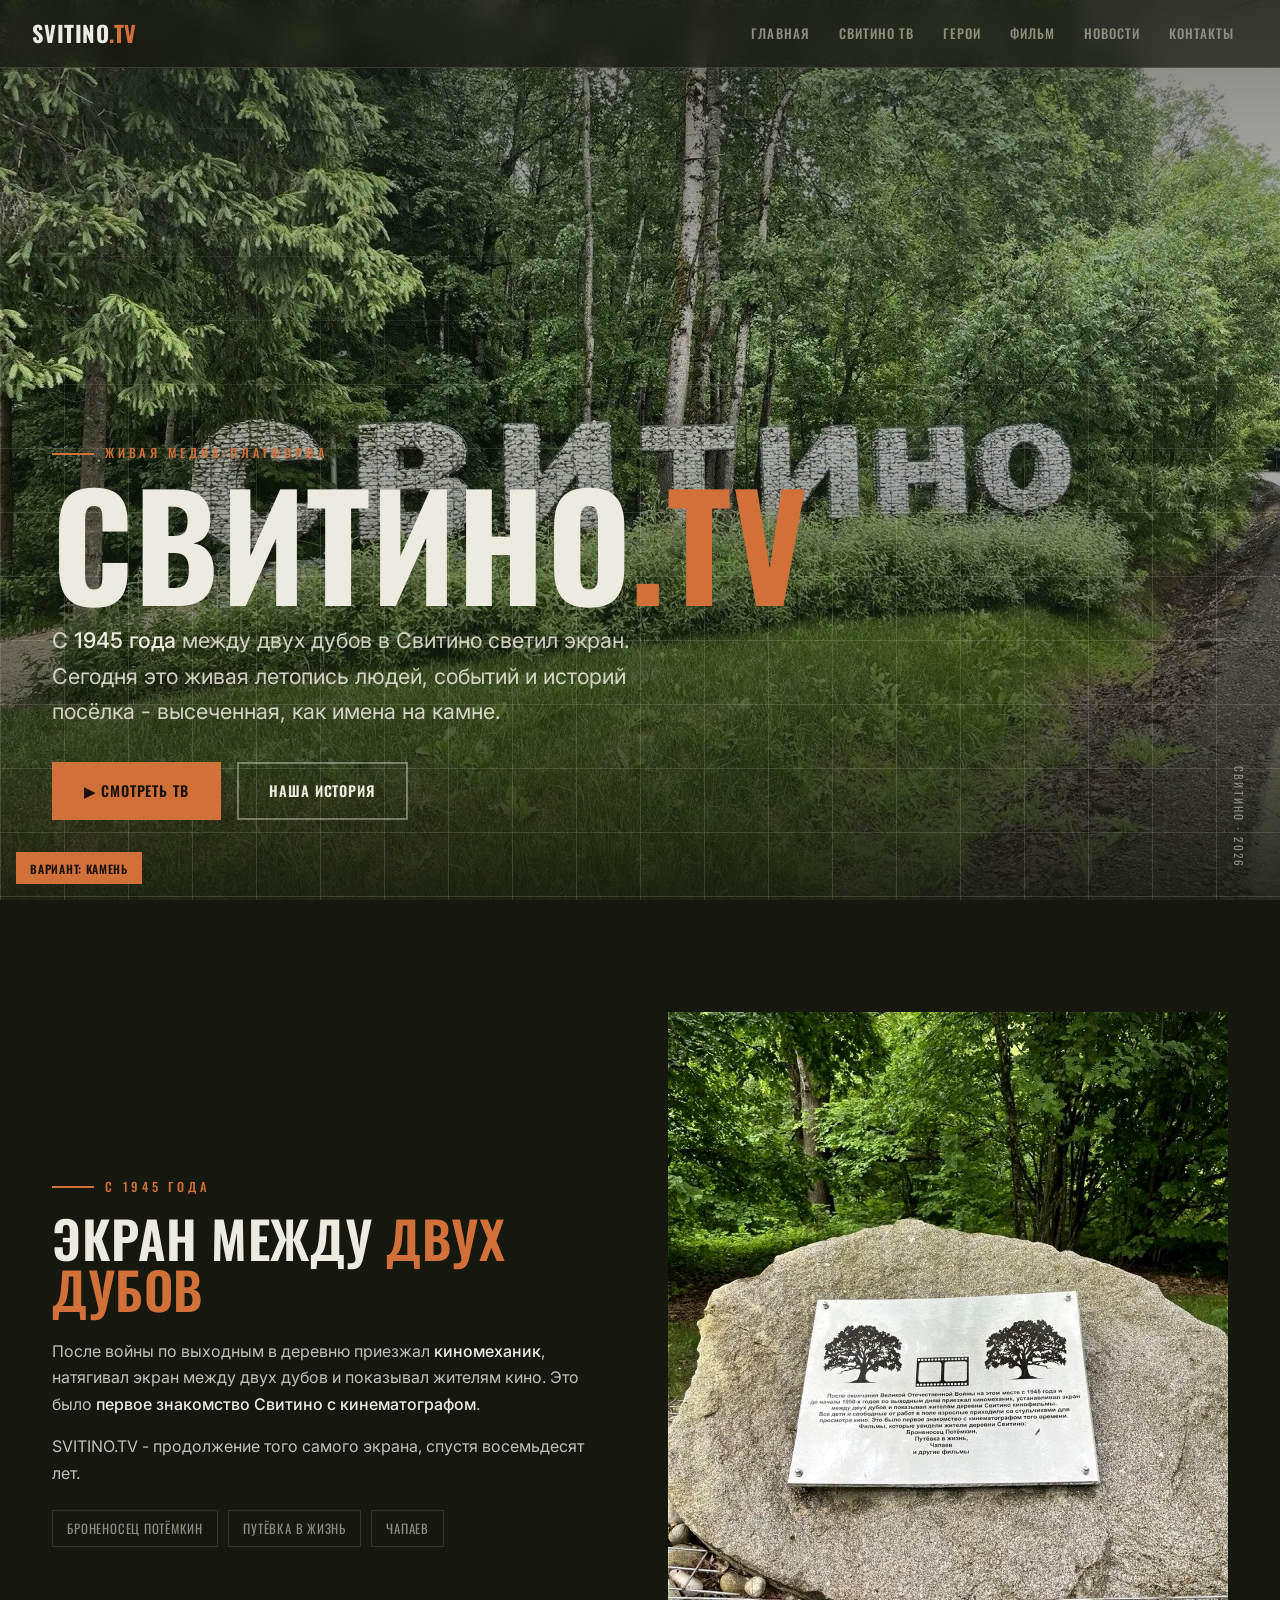
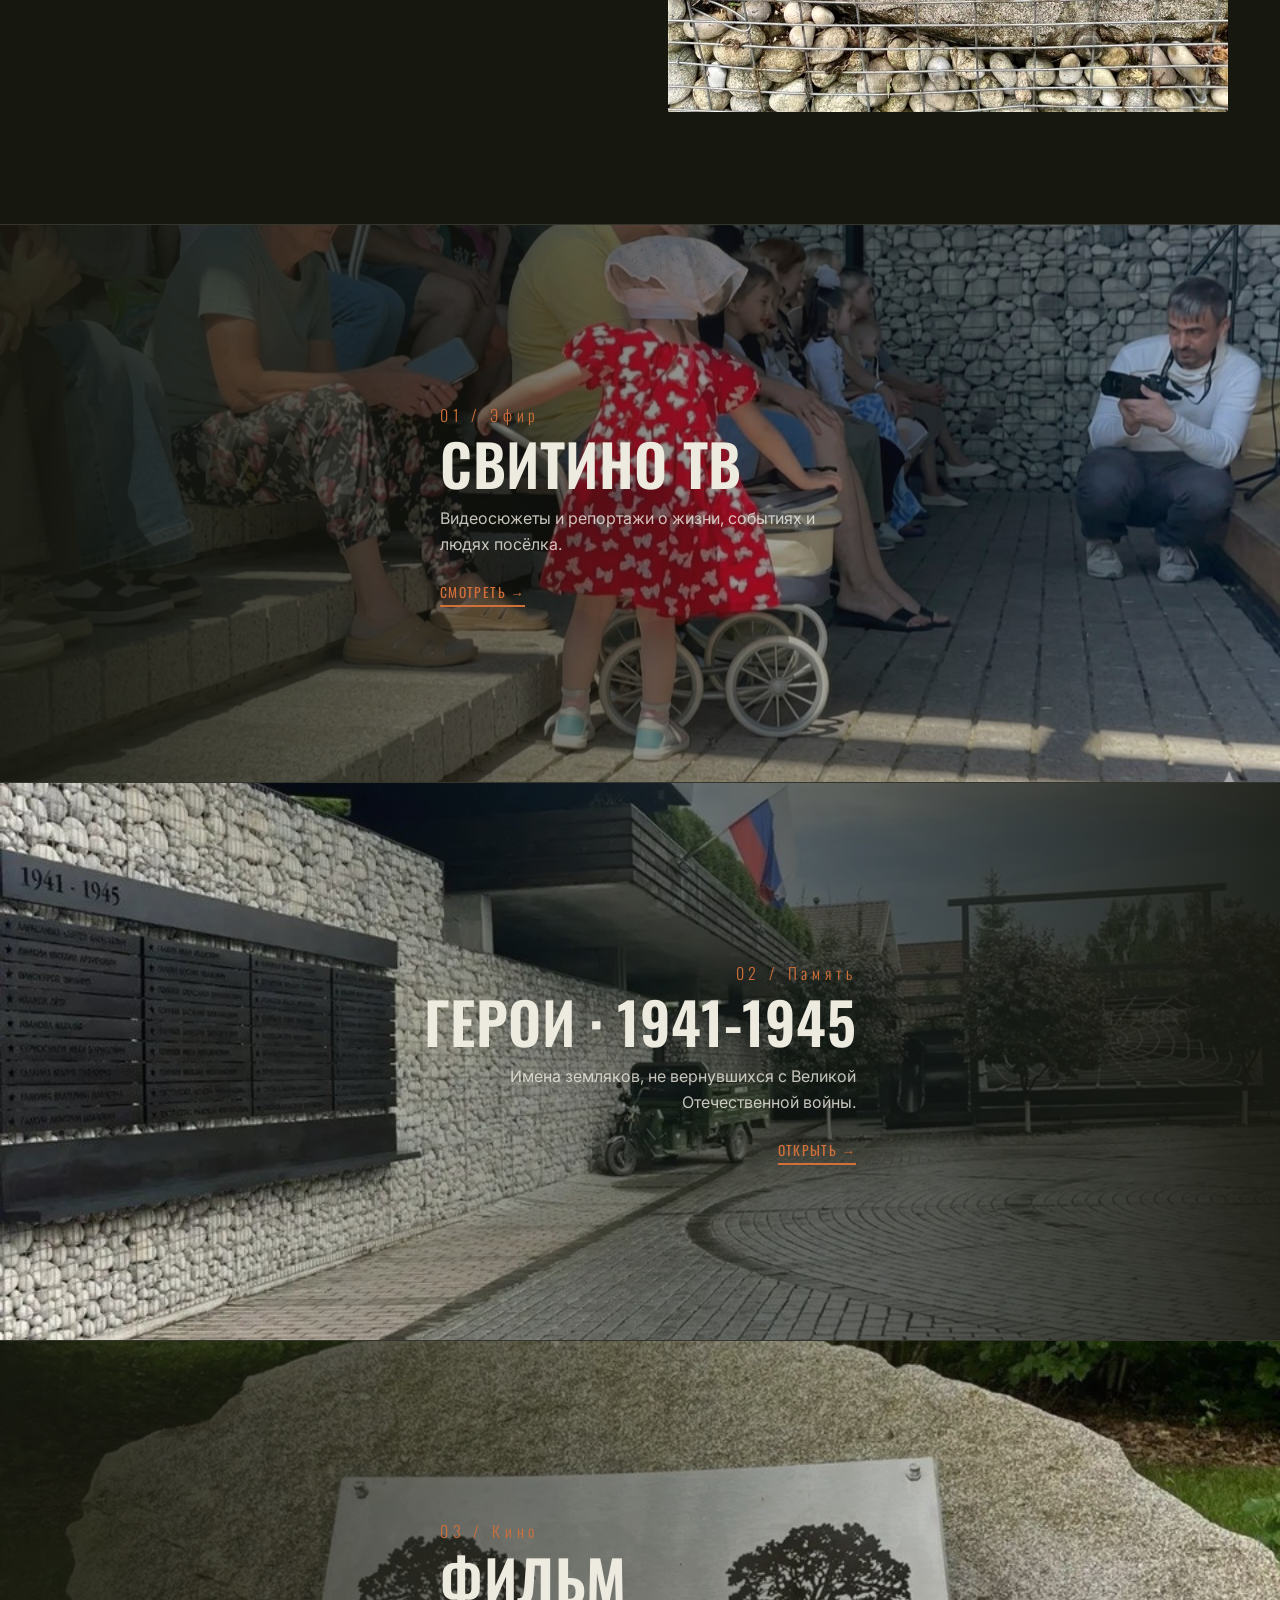
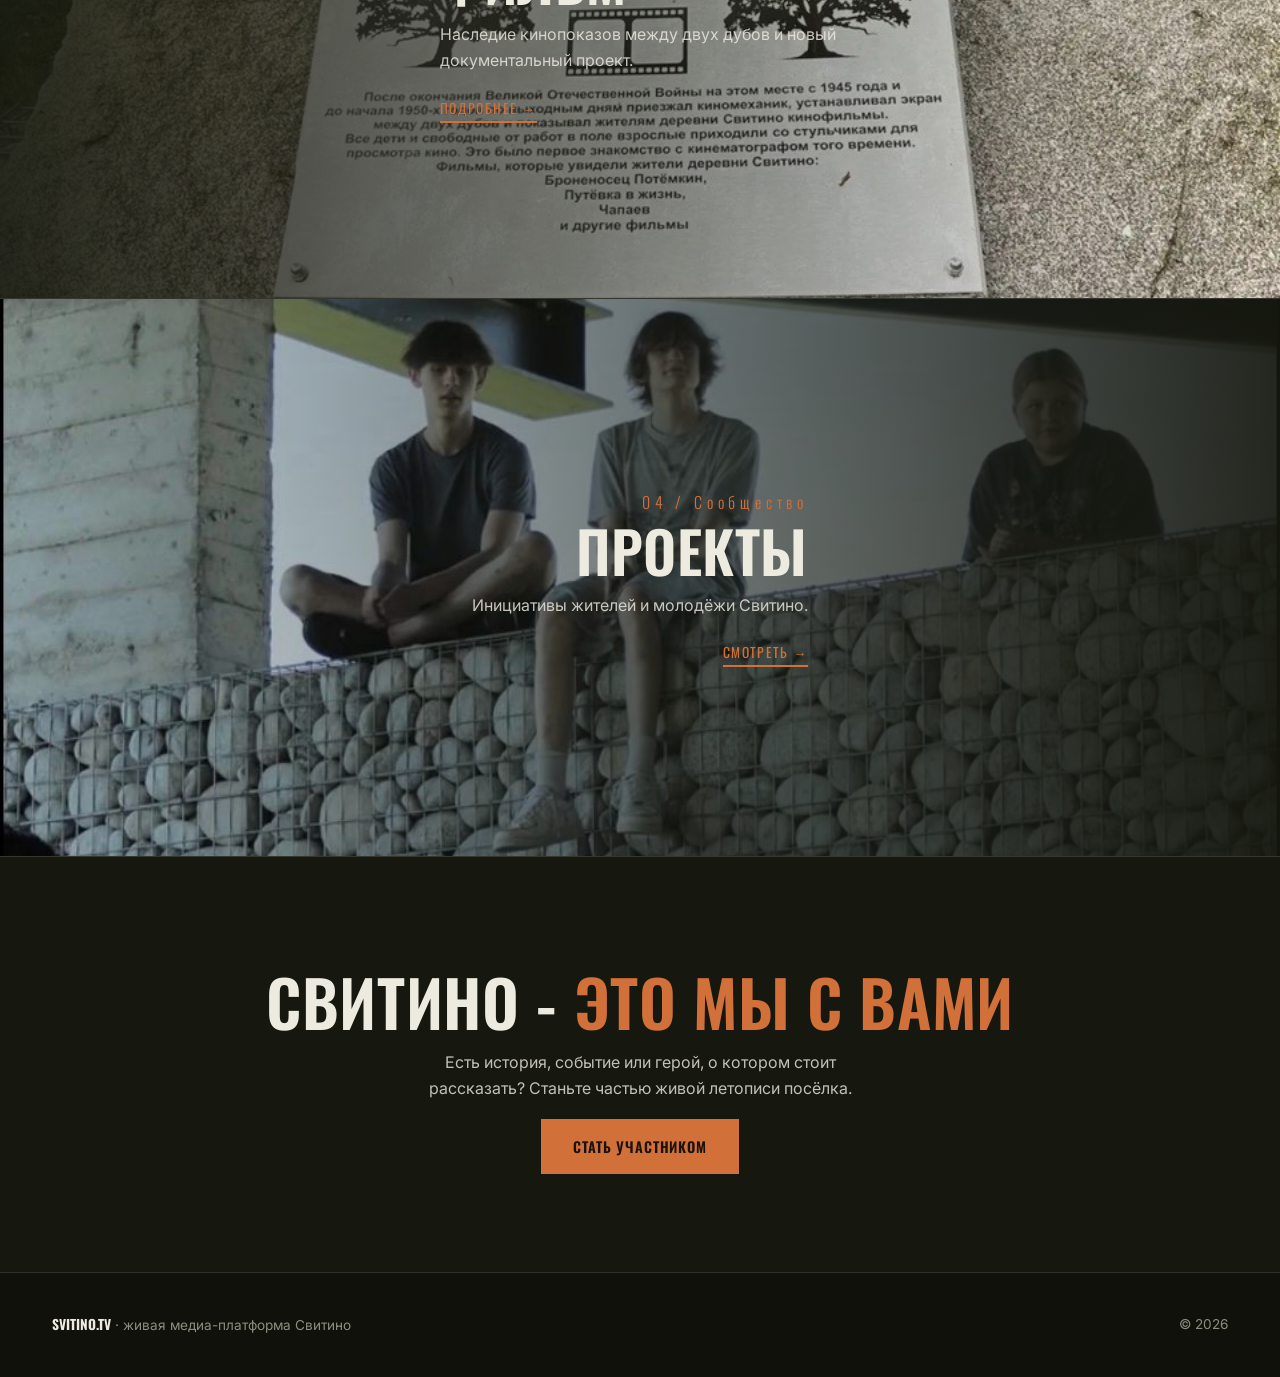
<file: variant-stone.html>
<!DOCTYPE html>
<html lang="ru">
<head>
  <meta charset="UTF-8">
  <meta name="viewport" content="width=device-width, initial-scale=1.0">
  <title>SVITINO.TV - Вариант «Камень»</title>
  <meta name="description" content="Живая медиа-платформа Свитино - вариант дизайна «Камень», тёмный кинематографичный.">
  <link rel="preconnect" href="https://fonts.googleapis.com">
  <link rel="preconnect" href="https://fonts.gstatic.com" crossorigin>
  <link href="https://fonts.googleapis.com/css2?family=Oswald:wght@300;500;600;700&family=Inter:wght@400;500&display=swap" rel="stylesheet">
  <style>
  *,*::before,*::after{box-sizing:border-box;margin:0;padding:0}
  :root{
    --bg:#15171270; --stone-d:#1A1C16; --stone:#2a2d24; --stone-l:#8d8e7f;
    --bone:#EDEAE0; --ember:#D2703A; --moss:#9BB068; --line:rgba(237,234,224,.14);
    --head:'Oswald',sans-serif; --body:'Inter',system-ui,sans-serif;
    --ease:cubic-bezier(.22,.61,.36,1);
  }
  html{scroll-behavior:smooth}
  body{background:#16180F;color:var(--bone);font-family:var(--body);font-size:16px;line-height:1.65;-webkit-font-smoothing:antialiased}
  a{color:inherit;text-decoration:none}img{display:block;max-width:100%}
  h1,h2,h3{font-family:var(--head);font-weight:600;line-height:1;letter-spacing:.01em;text-transform:uppercase}
  .wrap{max-width:1240px;margin:0 auto;padding:0 2rem}
  :focus-visible{outline:2px solid var(--ember);outline-offset:3px}

  nav{position:fixed;inset:0 0 auto 0;height:68px;display:flex;align-items:center;justify-content:space-between;padding:0 2rem;z-index:100;
     background:rgba(22,24,15,.7);backdrop-filter:blur(10px);border-bottom:1px solid var(--line)}
  .logo{font-family:var(--head);font-weight:700;font-size:1.4rem;letter-spacing:.02em;color:var(--bone)}
  .logo span{color:var(--ember)}
  .links{display:flex;gap:.1rem;list-style:none}
  .links a{font-family:var(--head);font-weight:500;text-transform:uppercase;letter-spacing:.08em;font-size:.82rem;color:var(--stone-l);padding:.5rem .85rem;transition:.2s}
  .links a:hover{color:var(--bone)}
  .burger{display:none;flex-direction:column;gap:5px;background:none;border:0;cursor:pointer;padding:6px}
  .burger span{display:block;width:24px;height:2px;background:var(--bone)}

  /* hero full-bleed */
  .hero{position:relative;min-height:100vh;display:flex;align-items:flex-end;overflow:hidden}
  .hero-bg{position:absolute;inset:0;background:url("img/sign-summer.jpg") center/cover;transform:scale(1.06);animation:zoom 20s ease-out forwards}
  @keyframes zoom{to{transform:scale(1)}}
  .hero::after{content:"";position:absolute;inset:0;background:linear-gradient(180deg,rgba(22,24,15,.55),rgba(22,24,15,.2) 40%,rgba(22,24,15,.92))}
  /* gabion mesh overlay */
  .mesh{position:absolute;inset:0;z-index:1;background-image:linear-gradient(var(--line) 1px,transparent 1px),linear-gradient(90deg,var(--line) 1px,transparent 1px);background-size:64px 64px;mask-image:linear-gradient(180deg,transparent,#000 60%)}
  .hero-inner{position:relative;z-index:2;width:100%;padding-bottom:5rem}
  .eyebrow{font-family:var(--head);font-weight:500;letter-spacing:.3em;text-transform:uppercase;font-size:.78rem;color:var(--ember);margin-bottom:1rem;display:flex;align-items:center;gap:.7rem}
  .eyebrow::before{content:"";width:42px;height:2px;background:var(--ember)}
  .hero h1{font-family:var(--head);font-weight:700;font-size:clamp(3.4rem,12vw,9rem);line-height:.86;margin-bottom:1.2rem}
  .hero h1 span{color:var(--ember)}
  .hero p{font-size:clamp(1.05rem,2vw,1.35rem);max-width:40rem;color:rgba(237,234,224,.85);margin-bottom:2rem;font-family:var(--body)}
  .hero p b{color:var(--bone);font-weight:500}
  .btns{display:flex;gap:1rem;flex-wrap:wrap}
  .btn{font-family:var(--head);font-weight:600;text-transform:uppercase;letter-spacing:.06em;font-size:.9rem;padding:.95rem 1.9rem;cursor:pointer;border:2px solid transparent;transition:transform .2s var(--ease),background .2s,color .2s}
  .btn-e{background:var(--ember);color:#1a120c}.btn-e:hover{background:#e1814a;transform:translateY(-2px)}
  .btn-o{border-color:rgba(237,234,224,.4);color:var(--bone)}.btn-o:hover{border-color:var(--bone);transform:translateY(-2px)}
  .scroll-meta{position:absolute;right:2rem;bottom:2rem;z-index:2;font-family:var(--head);text-transform:uppercase;letter-spacing:.2em;font-size:.7rem;color:var(--stone-l);writing-mode:vertical-rl}

  /* numbers/story */
  .story{padding:7rem 0;position:relative}
  .story-grid{display:grid;grid-template-columns:1fr 1fr;gap:3.5rem;align-items:center}
  .story h2{font-size:clamp(2rem,4.5vw,3.2rem);margin-bottom:1.4rem}
  .story h2 em{color:var(--ember);font-style:normal}
  .story p{color:rgba(237,234,224,.8);margin-bottom:1rem;max-width:54ch;font-family:var(--body)}
  .story p b{color:var(--bone);font-weight:500}
  .chips{display:flex;flex-wrap:wrap;gap:.6rem;margin-top:1.5rem;font-family:var(--head);text-transform:uppercase;letter-spacing:.06em;font-size:.8rem}
  .chips span{border:1px solid var(--line);padding:.45rem .9rem;color:var(--stone-l)}
  .story-img{position:relative}.story-img img{width:100%;aspect-ratio:4/5;object-fit:cover;filter:contrast(1.05)}
  .story-img::after{content:"";position:absolute;inset:0;box-shadow:inset 0 0 0 1px var(--line);background-image:linear-gradient(var(--line) 1px,transparent 1px),linear-gradient(90deg,var(--line) 1px,transparent 1px);background-size:48px 48px;mix-blend-mode:overlay}

  /* immersive rubric bands */
  .band{position:relative;min-height:62vh;display:flex;align-items:center;overflow:hidden;border-top:1px solid var(--line)}
  .band .bg{position:absolute;inset:0;background-size:cover;background-position:center;transition:transform .6s var(--ease)}
  .band:hover .bg{transform:scale(1.05)}
  .band::after{content:"";position:absolute;inset:0;background:linear-gradient(90deg,rgba(22,24,15,.92) 0%,rgba(22,24,15,.55) 45%,transparent 100%)}
  .band.r::after{background:linear-gradient(270deg,rgba(22,24,15,.92) 0%,rgba(22,24,15,.55) 45%,transparent 100%)}
  .band .c{position:relative;z-index:2;max-width:40rem}
  .band.r .c{margin-left:auto;text-align:right}
  .band .num{font-family:var(--head);font-weight:300;font-size:1rem;letter-spacing:.3em;color:var(--ember)}
  .band h3{font-size:clamp(2.2rem,5vw,3.6rem);margin:.4rem 0 .8rem}
  .band p{color:rgba(237,234,224,.82);max-width:40ch;margin-bottom:1.3rem;font-family:var(--body)}
  .band.r p{margin-left:auto}
  .band .go{font-family:var(--head);text-transform:uppercase;letter-spacing:.1em;font-size:.85rem;color:var(--ember);border-bottom:2px solid var(--ember);padding-bottom:3px}
  .bn-tv .bg{background-image:url("img/community-event.jpg")}
  .bn-he .bg{background-image:url("img/memorial-plaza.jpg")}
  .bn-fi .bg{background-image:url("img/memorial-cinema.jpg")}
  .bn-pr .bg{background-image:url("img/teens-wall.jpg")}

  .cta{padding:7rem 0;text-align:center;border-top:1px solid var(--line)}
  .cta h2{font-size:clamp(2.2rem,6vw,4rem);margin-bottom:1rem}
  .cta h2 span{color:var(--ember)}
  .cta p{max-width:46ch;margin:0 auto 2rem;color:rgba(237,234,224,.8);font-family:var(--body)}

  footer{background:#0f110a;color:var(--stone-l);padding:2.5rem 0;font-size:.85rem;border-top:1px solid var(--line)}
  .foot{display:flex;justify-content:space-between;gap:1.5rem;flex-wrap:wrap}footer strong{color:var(--bone);font-family:var(--head)}
  .badge-v{position:fixed;bottom:1rem;left:1rem;z-index:200;background:var(--ember);color:#1a120c;font-family:var(--head);font-weight:600;text-transform:uppercase;letter-spacing:.06em;font-size:.72rem;padding:.4rem .9rem}

  @media(max-width:860px){.story-grid{grid-template-columns:1fr;gap:2rem}}
  @media(max-width:680px){
    nav{padding:0 1.1rem}
    .links{position:fixed;top:68px;left:0;right:0;flex-direction:column;gap:.2rem;padding:1rem;background:rgba(22,24,15,.98);border-bottom:1px solid var(--line);transform:translateY(-130%);transition:.3s}
    .links.open{transform:translateY(0)}.burger{display:flex}
    .wrap{padding:0 1.25rem}.btns{flex-direction:column}.btns .btn{text-align:center}
    .story,.cta{padding:4.5rem 0}.scroll-meta{display:none}
    .band .c,.band.r .c{text-align:left;margin:0}.band.r p{margin:0 0 1.3rem}
  }
  </style>
</head>
<body>

<nav>
  <a class="logo" href="variant-stone.html">SVITINO<span>.TV</span></a>
  <button class="burger" aria-label="Меню" onclick="document.querySelector('.links').classList.toggle('open')"><span></span><span></span><span></span></button>
  <ul class="links">
    <li><a href="variant-stone.html">Главная</a></li>
    <li><a href="tv.html">Свитино ТВ</a></li>
    <li><a href="heroes.html">Герои</a></li>
    <li><a href="film.html">Фильм</a></li>
    <li><a href="news.html">Новости</a></li>
    <li><a href="contacts.html">Контакты</a></li>
  </ul>
</nav>

<header class="hero">
  <div class="hero-bg"></div>
  <div class="mesh" aria-hidden="true"></div>
  <div class="wrap hero-inner">
    <div class="eyebrow">Живая медиа-платформа</div>
    <h1>СВИТИНО<span>.TV</span></h1>
    <p>С <b>1945 года</b> между двух дубов в Свитино светил экран. Сегодня это живая летопись людей, событий и историй посёлка - высеченная, как имена на камне.</p>
    <div class="btns">
      <a href="tv.html" class="btn btn-e">▶ Смотреть ТВ</a>
      <a href="#story" class="btn btn-o">Наша история</a>
    </div>
  </div>
  <div class="scroll-meta" aria-hidden="true">Свитино · 2026</div>
</header>

<section class="story" id="story">
  <div class="wrap story-grid">
    <div>
      <div class="eyebrow">С 1945 года</div>
      <h2>Экран между <em>двух дубов</em></h2>
      <p>После войны по выходным в деревню приезжал <b>киномеханик</b>, натягивал экран между двух дубов и показывал жителям кино. Это было <b>первое знакомство Свитино с кинематографом</b>.</p>
      <p>SVITINO.TV - продолжение того самого экрана, спустя восемьдесят лет.</p>
      <div class="chips"><span>Броненосец Потёмкин</span><span>Путёвка в жизнь</span><span>Чапаев</span></div>
    </div>
    <div class="story-img"><img src="img/memorial-cinema.jpg" alt="Табличка: два дуба и киноплёнка на габионном валуне"></div>
  </div>
</section>

<section class="band bn-tv">
  <div class="bg"></div>
  <div class="wrap"><div class="c"><div class="num">01 / Эфир</div><h3>Свитино ТВ</h3><p>Видеосюжеты и репортажи о жизни, событиях и людях посёлка.</p><a class="go" href="tv.html">Смотреть →</a></div></div>
</section>
<section class="band r bn-he">
  <div class="bg"></div>
  <div class="wrap"><div class="c"><div class="num">02 / Память</div><h3>Герои · 1941-1945</h3><p>Имена земляков, не вернувшихся с Великой Отечественной войны.</p><a class="go" href="heroes.html">Открыть →</a></div></div>
</section>
<section class="band bn-fi">
  <div class="bg"></div>
  <div class="wrap"><div class="c"><div class="num">03 / Кино</div><h3>Фильм</h3><p>Наследие кинопоказов между двух дубов и новый документальный проект.</p><a class="go" href="film.html">Подробнее →</a></div></div>
</section>
<section class="band r bn-pr">
  <div class="bg"></div>
  <div class="wrap"><div class="c"><div class="num">04 / Сообщество</div><h3>Проекты</h3><p>Инициативы жителей и молодёжи Свитино.</p><a class="go" href="projects.html">Смотреть →</a></div></div>
</section>

<section class="cta">
  <div class="wrap">
    <h2>Свитино - <span>это мы с вами</span></h2>
    <p>Есть история, событие или герой, о котором стоит рассказать? Станьте частью живой летописи посёлка.</p>
    <a href="contacts.html" class="btn btn-e">Стать участником</a>
  </div>
</section>

<footer>
  <div class="wrap foot">
    <div><strong>SVITINO.TV</strong> · живая медиа-платформа Свитино</div>
    <div>© 2026</div>
  </div>
</footer>

<div class="badge-v">Вариант: Камень</div>
</body>
</html>
</file>
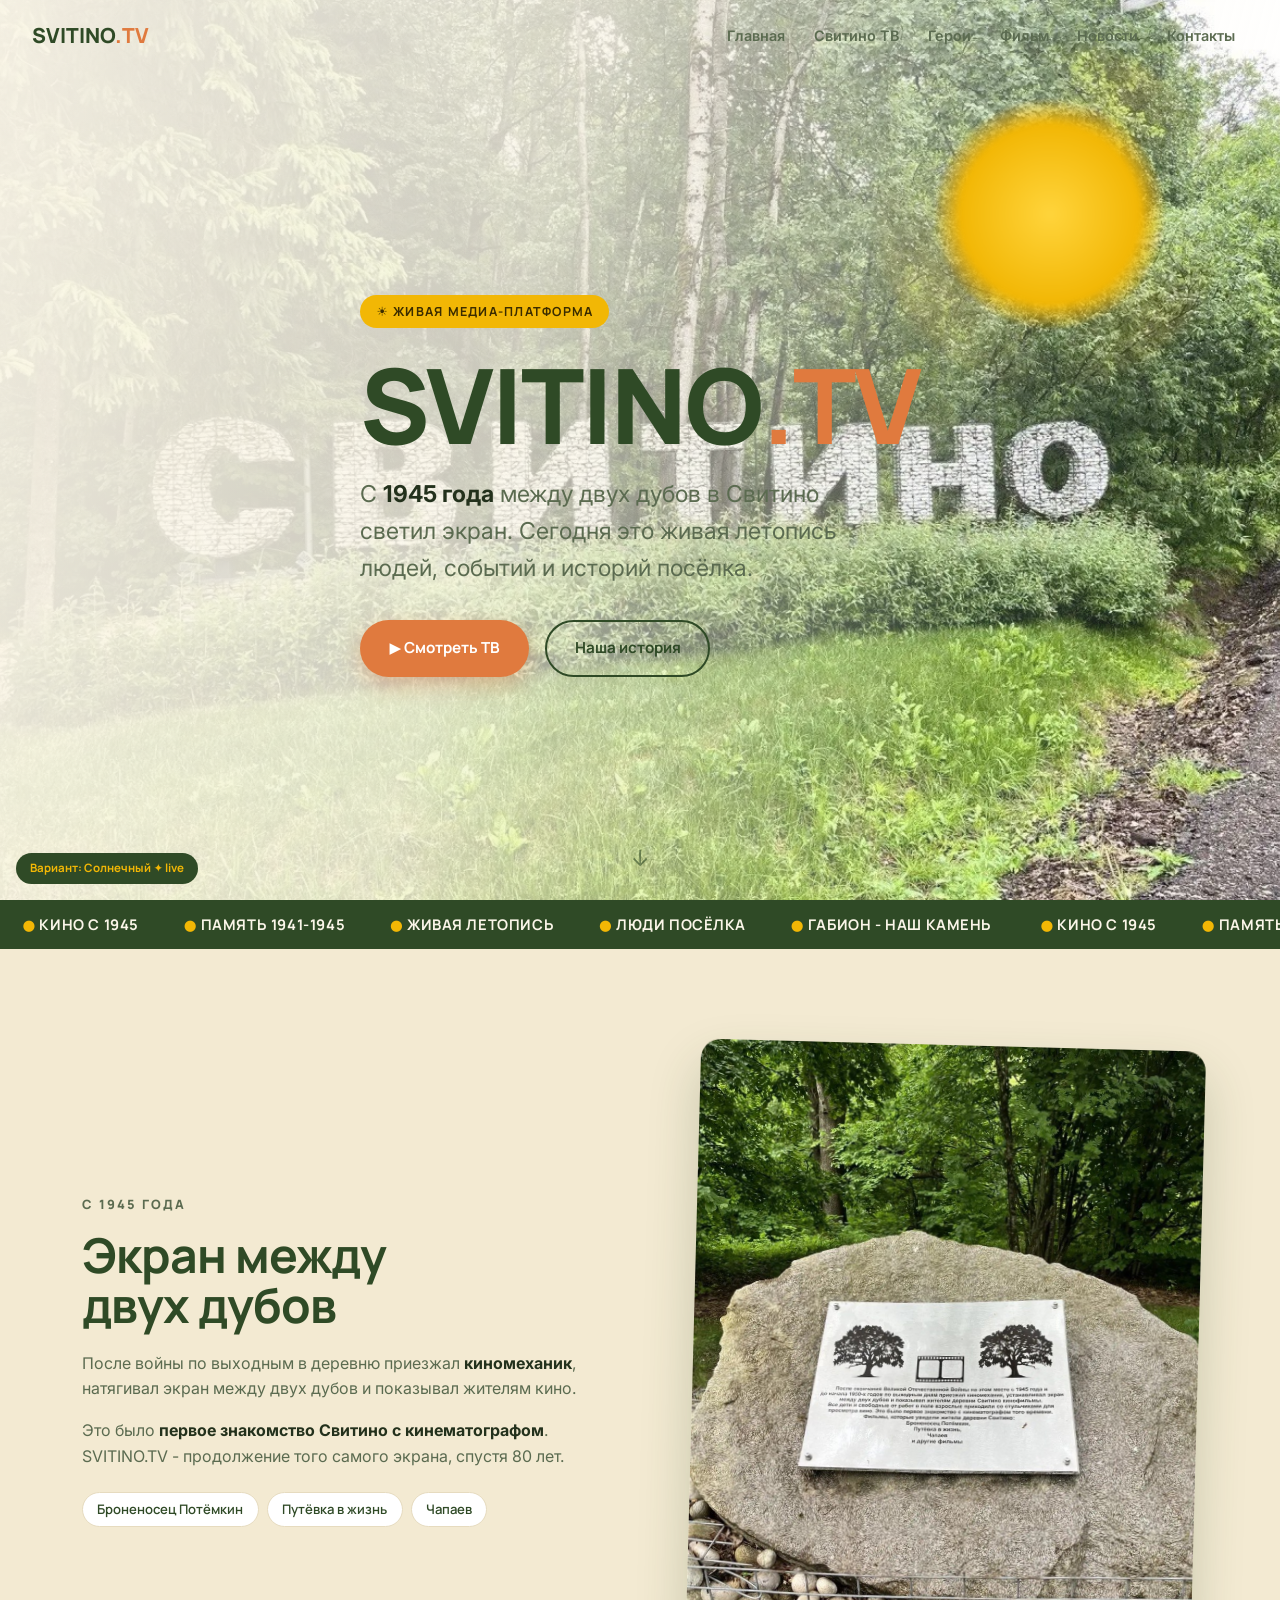
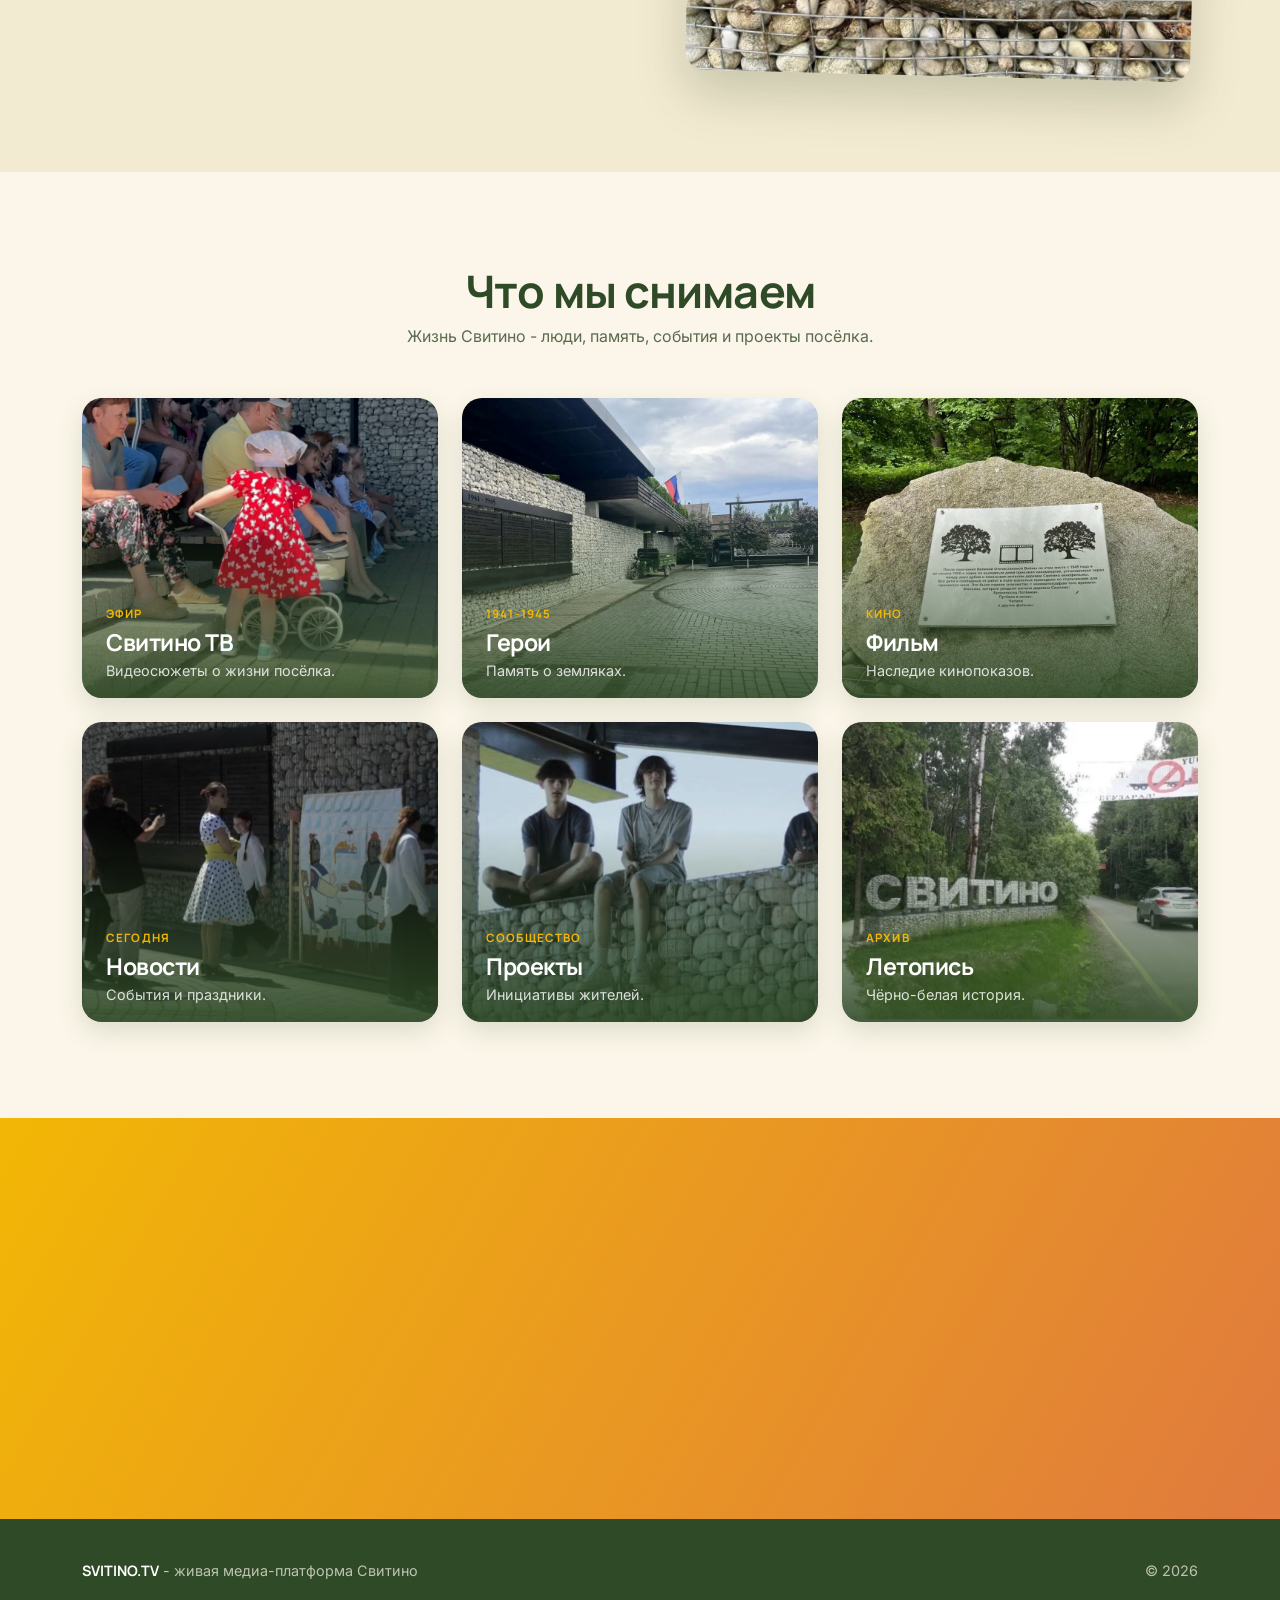
<file: variant-sun.html>
<!DOCTYPE html>
<html lang="ru">
<head>
  <meta charset="UTF-8">
  <meta name="viewport" content="width=device-width, initial-scale=1.0">
  <title>SVITINO.TV - Вариант «Солнечный»</title>
  <meta name="description" content="Живая медиа-платформа Свитино - вариант дизайна «Солнечный», анимированный.">
  <link rel="preconnect" href="https://fonts.googleapis.com">
  <link rel="preconnect" href="https://fonts.gstatic.com" crossorigin>
  <link href="https://fonts.googleapis.com/css2?family=Manrope:wght@500;600;700;800&family=Inter:wght@400;500;600&display=swap" rel="stylesheet">
  <style>
  *,*::before,*::after{box-sizing:border-box;margin:0;padding:0}
  :root{
    --green:#4a7a3f; --green-deep:#2f4a26; --leaf:#86b85a;
    --sun:#F2B705; --terra:#E07A3E; --sky:#7fb6d6;
    --ink:#23311c; --ink-soft:#5b6b50;
    --cream:#FBF6E9; --cream2:#F3EAD2; --line:#E6DBBF;
    --head:'Manrope',system-ui,sans-serif; --body:'Inter',system-ui,sans-serif;
    --nav-h:72px; --r:20px; --ease:cubic-bezier(.22,.61,.36,1);
  }
  html{scroll-behavior:smooth}
  body{background:var(--cream);color:var(--ink);font-family:var(--body);font-size:16px;line-height:1.6;-webkit-font-smoothing:antialiased;overflow-x:hidden}
  a{color:inherit;text-decoration:none}
  img{display:block;max-width:100%}
  h1,h2,h3{font-family:var(--head);line-height:1.04;letter-spacing:-.02em;text-wrap:balance}
  .wrap{max-width:1180px;margin:0 auto;padding:0 2rem}
  :focus-visible{outline:3px solid var(--terra);outline-offset:3px;border-radius:6px}

  /* scroll progress */
  .progress{position:fixed;top:0;left:0;height:3px;width:0;z-index:200;background:linear-gradient(90deg,var(--sun),var(--terra));transition:width .1s linear}

  /* nav */
  nav{position:fixed;inset:0 0 auto 0;height:var(--nav-h);display:flex;align-items:center;justify-content:space-between;
     padding:0 2rem;z-index:100;background:rgba(251,246,233,0);border-bottom:1px solid transparent;transition:background .35s,border-color .35s,box-shadow .35s,height .35s}
  nav.scrolled{background:rgba(251,246,233,.9);backdrop-filter:blur(12px);border-bottom-color:var(--line);box-shadow:0 6px 24px rgba(47,74,38,.06);height:62px}
  .logo{font-family:var(--head);font-weight:800;font-size:1.3rem;color:var(--green-deep);transition:transform .3s var(--ease)}
  .logo:hover{transform:rotate(-2deg)}
  .logo span{color:var(--terra)}
  .links{display:flex;gap:.2rem;list-style:none}
  .links a{position:relative;padding:.45rem .8rem;border-radius:30px;font-size:.9rem;font-weight:600;color:var(--ink-soft);transition:.2s}
  .links a:hover{color:var(--green-deep);background:rgba(242,183,5,.18)}
  .burger{display:none;flex-direction:column;gap:5px;background:none;border:0;cursor:pointer;padding:6px}
  .burger span{display:block;width:24px;height:2px;background:var(--green-deep);border-radius:2px}

  /* hero */
  .hero{position:relative;min-height:100vh;display:flex;align-items:center;overflow:hidden}
  .hero-bg{position:absolute;inset:-8% 0;background:url("img/sign-summer.jpg") center/cover;will-change:transform}
  .hero::after{content:"";position:absolute;inset:0;background:linear-gradient(105deg,rgba(251,246,233,.96) 0%,rgba(251,246,233,.8) 40%,rgba(251,246,233,.15) 75%,transparent 100%)}
  .sun{position:absolute;top:11%;right:9%;width:230px;height:230px;border-radius:50%;
     background:radial-gradient(circle,#FFD43B 0%,#F2B705 55%,rgba(242,183,5,0) 72%);filter:blur(2px);z-index:1;animation:glow 6s ease-in-out infinite}
  @keyframes glow{0%,100%{transform:scale(1);opacity:.9}50%{transform:scale(1.08);opacity:1}}
  .rays{position:absolute;top:11%;right:9%;width:230px;height:230px;z-index:0;translate:0 0;animation:spin 60s linear infinite}
  .rays::before{content:"";position:absolute;inset:-60px;border-radius:50%;
     background:conic-gradient(from 0deg,rgba(242,183,5,.0),rgba(242,183,5,.18),rgba(242,183,5,0) 18%,rgba(242,183,5,.0) 25%,rgba(242,183,5,.16) 38%,rgba(242,183,5,0) 50%,rgba(242,183,5,.18) 66%,rgba(242,183,5,0) 80%);filter:blur(6px)}
  @keyframes spin{to{transform:rotate(360deg)}}
  .float{position:absolute;inset:0;z-index:1;pointer-events:none}
  .float i{position:absolute;width:10px;height:10px;border-radius:50%;background:var(--sun);opacity:.5;animation:rise linear infinite}
  .float i:nth-child(1){left:12%;bottom:-20px;animation-duration:14s}
  .float i:nth-child(2){left:28%;bottom:-20px;width:7px;background:var(--terra);animation-duration:18s;animation-delay:3s}
  .float i:nth-child(3){left:62%;bottom:-20px;width:13px;animation-duration:16s;animation-delay:1s}
  .float i:nth-child(4){left:78%;bottom:-20px;width:6px;background:var(--leaf);animation-duration:20s;animation-delay:5s}
  .float i:nth-child(5){left:46%;bottom:-20px;width:9px;animation-duration:13s;animation-delay:2s}
  @keyframes rise{0%{transform:translateY(0) translateX(0);opacity:0}10%{opacity:.55}90%{opacity:.4}100%{transform:translateY(-110vh) translateX(40px);opacity:0}}
  .hero-inner{position:relative;z-index:2;max-width:660px;padding-top:var(--nav-h)}
  .pill{display:inline-flex;align-items:center;gap:.5rem;background:var(--sun);color:#3a2c00;font-family:var(--head);font-weight:700;
     font-size:.78rem;letter-spacing:.1em;text-transform:uppercase;padding:.4rem 1rem;border-radius:30px;margin-bottom:1.4rem}
  .hero h1{font-size:clamp(3rem,9vw,6.5rem);font-weight:800;color:var(--green-deep);margin-bottom:1.1rem}
  .hero h1 span{color:var(--terra);display:inline-block;animation:wag 5s ease-in-out infinite;transform-origin:left bottom}
  @keyframes wag{0%,92%,100%{transform:rotate(0)}96%{transform:rotate(-3deg)}}
  .hero p{font-size:clamp(1.1rem,2.4vw,1.45rem);color:var(--ink-soft);max-width:30rem;margin-bottom:2rem}
  .hero p b{color:var(--ink)}
  .btns{display:flex;gap:1rem;flex-wrap:wrap}
  .btn{display:inline-flex;align-items:center;gap:.5rem;font-family:var(--head);font-weight:700;font-size:.95rem;
     padding:.9rem 1.7rem;border-radius:30px;border:2px solid transparent;cursor:pointer;transition:transform .2s var(--ease),background .2s,border-color .2s,box-shadow .2s}
  .btn-sun{background:var(--terra);color:#fff;box-shadow:0 8px 22px rgba(224,122,62,.35)}
  .btn-sun:hover{background:#c9652f;transform:translateY(-3px);box-shadow:0 12px 28px rgba(224,122,62,.45)}
  .btn-out{border-color:var(--green-deep);color:var(--green-deep)}
  .btn-out:hover{background:var(--green-deep);color:#fff;transform:translateY(-3px)}
  .scrolldown{position:absolute;left:50%;bottom:1.5rem;translate:-50% 0;z-index:2;color:var(--green-deep);font-size:1.4rem;animation:bob 2.2s infinite;opacity:.6}
  @keyframes bob{0%,100%{transform:translateY(0)}50%{transform:translateY(8px)}}

  /* entrance */
  .up{opacity:0;transform:translateY(26px);animation:up .9s var(--ease) forwards}
  .d1{animation-delay:.15s}.d2{animation-delay:.3s}.d3{animation-delay:.45s}.d4{animation-delay:.6s}
  @keyframes up{to{opacity:1;transform:none}}

  /* ticker */
  .ticker{background:var(--green-deep);color:var(--cream);overflow:hidden;white-space:nowrap;padding:.8rem 0;font-family:var(--head);font-weight:700;letter-spacing:.04em;text-transform:uppercase;font-size:.92rem}
  .ticker .run{display:inline-block;animation:run 26s linear infinite}
  .ticker span{padding:0 1.4rem}.ticker b{color:var(--sun)}
  @keyframes run{to{transform:translateX(-50%)}}

  /* story */
  .story{padding:6rem 0;background:var(--cream2)}
  .story-grid{display:grid;grid-template-columns:1.1fr 1fr;gap:3.5rem;align-items:center}
  .eyebrow{font-family:var(--head);font-weight:800;font-size:.8rem;letter-spacing:.16em;text-transform:uppercase;color:var(--terra);margin-bottom:1rem}
  .story h2{font-size:clamp(2rem,4.5vw,3rem);color:var(--green-deep);margin-bottom:1.3rem}
  .story p{color:var(--ink-soft);margin-bottom:1rem;max-width:60ch}.story p b{color:var(--ink)}
  .chips{display:flex;flex-wrap:wrap;gap:.5rem;margin-top:1.4rem}
  .chip{font-family:var(--head);font-weight:600;font-size:.82rem;padding:.4rem .9rem;border-radius:30px;background:#fff;border:1px solid var(--line);color:var(--green-deep);transition:transform .2s var(--ease),background .2s}
  .chip:hover{transform:translateY(-2px) rotate(-1.5deg);background:var(--sun)}
  .story-ph{overflow:hidden;border-radius:var(--r);box-shadow:0 24px 50px rgba(47,74,38,.22);rotate:1.5deg}
  .story-ph img{width:100%;aspect-ratio:4/5;object-fit:cover;will-change:transform;transition:transform .4s var(--ease)}
  .story-ph:hover img{transform:scale(1.05)}

  /* rubrics */
  .sec{padding:6rem 0}
  .sec-head{text-align:center;max-width:620px;margin:0 auto 3rem}
  .sec-head h2{font-size:clamp(1.9rem,4.5vw,2.8rem);color:var(--green-deep);margin-bottom:.6rem}
  .sec-head p{color:var(--ink-soft)}
  .grid{display:grid;grid-template-columns:repeat(3,1fr);gap:1.5rem}
  .card{position:relative;border-radius:var(--r);overflow:hidden;min-height:300px;display:flex;flex-direction:column;justify-content:flex-end;
     color:#fff;box-shadow:0 10px 26px rgba(47,74,38,.14);transition:transform .3s var(--ease),box-shadow .3s}
  .card:hover{transform:translateY(-8px);box-shadow:0 22px 44px rgba(47,74,38,.26)}
  .card .ph{position:absolute;inset:0;background-size:cover;background-position:center;transition:transform .6s var(--ease)}
  .card:hover .ph{transform:scale(1.09)}
  .card::after{content:"";position:absolute;inset:0;background:linear-gradient(transparent 35%,rgba(47,74,38,.9))}
  .card .t{position:relative;z-index:2;padding:1.5rem;transform:translateY(8px);transition:transform .3s var(--ease)}
  .card:hover .t{transform:none}
  .card .tag{font-family:var(--head);font-weight:700;font-size:.72rem;letter-spacing:.1em;text-transform:uppercase;color:var(--sun)}
  .card h3{font-size:1.45rem;margin:.3rem 0}
  .card p{font-size:.9rem;color:rgba(255,255,255,.82)}
  .p-tv .ph{background-image:url("img/community-event.jpg")}
  .p-he .ph{background-image:url("img/memorial-plaza.jpg")}
  .p-fi .ph{background-image:url("img/memorial-cinema.jpg")}
  .p-ne .ph{background-image:url("img/event-culture.jpg")}
  .p-pr .ph{background-image:url("img/teens-wall.jpg")}
  .p-ar .ph{background-image:url("img/sign-forest.jpg")}

  /* cta */
  .cta{padding:6rem 0;text-align:center;color:#fff;background:linear-gradient(120deg,var(--sun),var(--terra),var(--sun));background-size:200% 200%;animation:shift 12s ease infinite}
  @keyframes shift{0%{background-position:0 50%}50%{background-position:100% 50%}100%{background-position:0 50%}}
  .cta h2{font-size:clamp(2rem,5vw,3.2rem);margin-bottom:1rem;color:#fff}
  .cta p{max-width:48ch;margin:0 auto 2rem;color:rgba(255,255,255,.95)}
  .cta .btn-light{background:#fff;color:var(--terra);box-shadow:0 10px 26px rgba(0,0,0,.15)}
  .cta .btn-light:hover{transform:translateY(-3px)}

  footer{background:var(--green-deep);color:rgba(251,246,233,.7);padding:2.5rem 0;font-size:.9rem}
  .foot{display:flex;justify-content:space-between;gap:1.5rem;flex-wrap:wrap}footer strong{color:#fff;font-family:var(--head)}
  .badge-v{position:fixed;bottom:1rem;left:1rem;z-index:200;background:var(--green-deep);color:var(--sun);font-family:var(--head);font-weight:700;font-size:.72rem;padding:.4rem .9rem;border-radius:30px}

  /* reveal on scroll */
  .reveal{opacity:0;transform:translateY(34px);transition:opacity .8s var(--ease),transform .8s var(--ease)}
  .reveal.in{opacity:1;transform:none}
  .stagger>*{opacity:0;transform:translateY(34px);transition:opacity .7s var(--ease),transform .7s var(--ease)}
  .stagger.in>*{opacity:1;transform:none}
  .stagger.in>*:nth-child(2){transition-delay:.08s}
  .stagger.in>*:nth-child(3){transition-delay:.16s}
  .stagger.in>*:nth-child(4){transition-delay:.24s}
  .stagger.in>*:nth-child(5){transition-delay:.32s}
  .stagger.in>*:nth-child(6){transition-delay:.4s}

  @media(max-width:860px){.story-grid{grid-template-columns:1fr;gap:2rem}.grid{grid-template-columns:1fr 1fr}.sun,.rays{width:150px;height:150px}}
  @media(max-width:680px){
    nav{padding:0 1.1rem}
    .links{position:fixed;top:var(--nav-h);left:0;right:0;flex-direction:column;gap:.2rem;padding:1rem;background:rgba(251,246,233,.98);border-bottom:1px solid var(--line);transform:translateY(-130%);transition:.3s}
    .links.open{transform:translateY(0)} .burger{display:flex}
    .wrap{padding:0 1.25rem}.grid{grid-template-columns:1fr}.btns{flex-direction:column}.btns .btn{justify-content:center}
    .story,.sec,.cta{padding:4rem 0}.hero::after{background:linear-gradient(180deg,rgba(251,246,233,.55),rgba(251,246,233,.96))}
  }
  @media(prefers-reduced-motion:reduce){
    *{animation:none!important}
    .up,.reveal,.stagger>*{opacity:1!important;transform:none!important}
    .hero-bg{inset:0}
  }
  </style>
</head>
<body>

<div class="progress" id="progress"></div>

<nav id="nav">
  <a class="logo" href="variant-sun.html">SVITINO<span>.TV</span></a>
  <button class="burger" aria-label="Меню" onclick="document.querySelector('.links').classList.toggle('open')"><span></span><span></span><span></span></button>
  <ul class="links">
    <li><a href="variant-sun.html">Главная</a></li>
    <li><a href="tv.html">Свитино ТВ</a></li>
    <li><a href="heroes.html">Герои</a></li>
    <li><a href="film.html">Фильм</a></li>
    <li><a href="news.html">Новости</a></li>
    <li><a href="contacts.html">Контакты</a></li>
  </ul>
</nav>

<header class="hero">
  <div class="hero-bg" id="heroBg"></div>
  <div class="rays" aria-hidden="true"></div>
  <div class="sun" aria-hidden="true"></div>
  <div class="float" aria-hidden="true"><i></i><i></i><i></i><i></i><i></i></div>
  <div class="wrap hero-inner">
    <span class="pill up">☀ Живая медиа-платформа</span>
    <h1 class="up d1">SVITINO<span>.TV</span></h1>
    <p class="up d2">С <b>1945 года</b> между двух дубов в Свитино светил экран. Сегодня это живая летопись людей, событий и историй посёлка.</p>
    <div class="btns up d3">
      <a href="tv.html" class="btn btn-sun">▶ Смотреть ТВ</a>
      <a href="#story" class="btn btn-out">Наша история</a>
    </div>
  </div>
  <a href="#story" class="scrolldown" aria-label="Листать вниз">↓</a>
</header>

<div class="ticker" aria-hidden="true">
  <div class="run">
    <span><b>●</b> Кино с 1945</span><span><b>●</b> Память 1941-1945</span><span><b>●</b> Живая летопись</span><span><b>●</b> Люди посёлка</span><span><b>●</b> Габион - наш камень</span>
    <span><b>●</b> Кино с 1945</span><span><b>●</b> Память 1941-1945</span><span><b>●</b> Живая летопись</span><span><b>●</b> Люди посёлка</span><span><b>●</b> Габион - наш камень</span>
  </div>
</div>

<section class="story" id="story">
  <div class="wrap story-grid">
    <div class="reveal">
      <p class="eyebrow">С 1945 года</p>
      <h2>Экран между двух дубов</h2>
      <p>После войны по выходным в деревню приезжал <b>киномеханик</b>, натягивал экран между двух дубов и показывал жителям кино.</p>
      <p>Это было <b>первое знакомство Свитино с кинематографом</b>. SVITINO.TV - продолжение того самого экрана, спустя 80 лет.</p>
      <div class="chips"><span class="chip">Броненосец Потёмкин</span><span class="chip">Путёвка в жизнь</span><span class="chip">Чапаев</span></div>
    </div>
    <div class="story-ph reveal"><img src="img/memorial-cinema.jpg" alt="Табличка: два дуба и киноплёнка"></div>
  </div>
</section>

<section class="sec">
  <div class="wrap">
    <div class="sec-head reveal"><h2>Что мы снимаем</h2><p>Жизнь Свитино - люди, память, события и проекты посёлка.</p></div>
    <div class="grid stagger">
      <a class="card p-tv" href="tv.html"><div class="ph"></div><div class="t"><span class="tag">Эфир</span><h3>Свитино ТВ</h3><p>Видеосюжеты о жизни посёлка.</p></div></a>
      <a class="card p-he" href="heroes.html"><div class="ph"></div><div class="t"><span class="tag">1941-1945</span><h3>Герои</h3><p>Память о земляках.</p></div></a>
      <a class="card p-fi" href="film.html"><div class="ph"></div><div class="t"><span class="tag">Кино</span><h3>Фильм</h3><p>Наследие кинопоказов.</p></div></a>
      <a class="card p-ne" href="news.html"><div class="ph"></div><div class="t"><span class="tag">Сегодня</span><h3>Новости</h3><p>События и праздники.</p></div></a>
      <a class="card p-pr" href="projects.html"><div class="ph"></div><div class="t"><span class="tag">Сообщество</span><h3>Проекты</h3><p>Инициативы жителей.</p></div></a>
      <a class="card p-ar" href="contacts.html"><div class="ph"></div><div class="t"><span class="tag">Архив</span><h3>Летопись</h3><p>Чёрно-белая история.</p></div></a>
    </div>
  </div>
</section>

<section class="cta">
  <div class="wrap reveal">
    <h2>Свитино - это мы с вами</h2>
    <p>Есть история, событие или герой, о котором стоит рассказать? Станьте частью живой летописи посёлка.</p>
    <a href="contacts.html" class="btn btn-light">Стать участником</a>
  </div>
</section>

<footer>
  <div class="wrap foot">
    <div><strong>SVITINO.TV</strong> - живая медиа-платформа Свитино</div>
    <div>© 2026</div>
  </div>
</footer>

<div class="badge-v">Вариант: Солнечный ✦ live</div>

<script>
(function(){
  var nav=document.getElementById('nav'), bar=document.getElementById('progress'), bg=document.getElementById('heroBg');
  var reduce=matchMedia('(prefers-reduced-motion: reduce)').matches;
  function onScroll(){
    var y=window.pageYOffset||document.documentElement.scrollTop;
    nav.classList.toggle('scrolled', y>40);
    var h=document.documentElement.scrollHeight-window.innerHeight;
    bar.style.width=(h>0?(y/h*100):0)+'%';
    if(bg && !reduce && y<window.innerHeight){ bg.style.transform='translateY('+(y*0.25)+'px)'; }
  }
  window.addEventListener('scroll', onScroll, {passive:true}); onScroll();

  var io=('IntersectionObserver' in window)?new IntersectionObserver(function(es){
    es.forEach(function(e){ if(e.isIntersecting){ e.target.classList.add('in'); io.unobserve(e.target);} });
  },{threshold:.15}):null;
  document.querySelectorAll('.reveal,.stagger').forEach(function(el){ io?io.observe(el):el.classList.add('in'); });
})();
</script>
</body>
</html>
</file>
<file: css/v5.css>
/* ════════════════════════════════════════════════════════════
   SVITINO.TV - v5  «Экран между двух дубов»
   Дизайн-система: см. DESIGN.md. Палитра выведена из фото Свитино.
   ════════════════════════════════════════════════════════════ */

*, *::before, *::after { box-sizing: border-box; margin: 0; padding: 0; }

:root {
  /* природа / тепло */
  --green:      #3E6236;
  --green-deep: #2E3A1C;
  --khaki:      #7E8A52;
  --terracotta: #C06B3E;
  --crimson:    #A43E33;
  /* камень / техно */
  --graphite:   #222A30;
  --steel:      #3A4248;
  --stone:      #838483;
  --sky:        #44709D;
  /* нейтрали */
  --ink:        #1E2228;
  --ink-soft:   #4d5560;
  --paper:      #F5F2EA;
  --sand:       #E7E3D6;
  --line:       #D9D3C4;

  --head: 'Manrope', system-ui, -apple-system, sans-serif;
  --body: 'Inter', system-ui, -apple-system, sans-serif;
  --nav-h: 70px;
  --maxw: 1160px;
  --r: 12px;
  --ease: cubic-bezier(.22,.61,.36,1);
}

html { scroll-behavior: smooth; }

body {
  background: var(--paper);
  color: var(--ink);
  font-family: var(--body);
  font-size: 16px;
  line-height: 1.6;
  -webkit-font-smoothing: antialiased;
}

a { color: inherit; text-decoration: none; }
img { display: block; max-width: 100%; }

/* видимый фокус для клавиатуры (DESIGN.md §6) */
:focus-visible { outline: 3px solid var(--sky); outline-offset: 3px; border-radius: 4px; }
.hero :focus-visible, .memory :focus-visible, .cta :focus-visible, nav :focus-visible { outline-color: #fff; }
h1, h2, h3 { font-family: var(--head); line-height: 1.05; text-wrap: balance; letter-spacing: -0.02em; }

.wrap { max-width: var(--maxw); margin: 0 auto; padding: 0 2rem; }

/* ── Navigation ─────────────────────────────── */
nav {
  position: fixed; inset: 0 0 auto 0; height: var(--nav-h);
  display: flex; align-items: center; justify-content: space-between;
  padding: 0 2rem; z-index: 100;
  background: rgba(34,42,48,.82);
  backdrop-filter: blur(12px);
  border-bottom: 1px solid rgba(255,255,255,.08);
}
.nav-logo { font-family: var(--head); font-weight: 800; font-size: 1.3rem; letter-spacing: -.02em; color: var(--paper); }
.nav-logo span { color: var(--terracotta); }
.nav-links { display: flex; gap: .15rem; list-style: none; }
.nav-links a {
  padding: .45rem .8rem; border-radius: 7px; font-size: .9rem; font-weight: 500;
  color: rgba(245,242,234,.66); transition: color .2s, background .2s;
}
.nav-links a:hover { color: var(--paper); background: rgba(255,255,255,.08); }
.nav-links a.active { color: var(--paper); }
.nav-links a.active::after {
  content: ""; display: block; height: 2px; margin-top: 3px; border-radius: 2px;
  background: var(--terracotta);
}
.nav-burger { display: none; flex-direction: column; gap: 5px; background: none; border: none; cursor: pointer; padding: 6px; }
.nav-burger span { display: block; width: 24px; height: 2px; background: var(--paper); border-radius: 2px; transition: .3s; }

/* ── Buttons ────────────────────────────────── */
.btn {
  display: inline-flex; align-items: center; gap: .55rem;
  padding: .85rem 1.6rem; border-radius: 9px; border: 1.5px solid transparent;
  font-family: var(--head); font-size: .95rem; font-weight: 700; cursor: pointer;
  transition: transform .2s var(--ease), background .2s, border-color .2s, color .2s;
}
.btn-primary { background: var(--terracotta); color: #fff; }
.btn-primary:hover { background: #a85a31; transform: translateY(-2px); }
.btn-ghost { background: transparent; color: var(--paper); border-color: rgba(245,242,234,.35); }
.btn-ghost:hover { border-color: var(--paper); transform: translateY(-2px); }
.btn-dark { background: var(--green); color: #fff; }
.btn-dark:hover { background: var(--green-deep); transform: translateY(-2px); }

/* ── Hero ───────────────────────────────────── */
.hero {
  position: relative; min-height: 100vh; display: flex; align-items: flex-end;
  color: var(--paper); overflow: hidden;
}
.hero-bg {
  position: absolute; inset: 0;
  background: url("../img/sign-summer.jpg") center 40%/cover no-repeat;
  transform: scale(1.05); animation: heroZoom 18s ease-out forwards;
}
@keyframes heroZoom { to { transform: scale(1); } }
.hero::after {
  content: ""; position: absolute; inset: 0;
  background: linear-gradient(180deg, rgba(34,42,48,.55) 0%, rgba(34,42,48,.15) 35%, rgba(30,34,40,.85) 100%);
}
.hero-inner { position: relative; z-index: 2; width: 100%; padding-bottom: 5rem; padding-top: calc(var(--nav-h) + 2rem); }
.hero-badge {
  display: inline-flex; align-items: center; gap: .5rem;
  font-family: var(--head); font-size: .8rem; font-weight: 600; letter-spacing: .12em; text-transform: uppercase;
  padding: .4rem .95rem; border-radius: 30px; background: rgba(34,42,48,.55); border: 1px solid rgba(135,170,200,.55);
  backdrop-filter: blur(4px); margin-bottom: 1.4rem;
}
.hero-badge .dot { width: 8px; height: 8px; border-radius: 50%; background: var(--crimson); box-shadow: 0 0 0 0 rgba(164,62,51,.7); animation: pulse 2s infinite; }
@keyframes pulse { 0%{box-shadow:0 0 0 0 rgba(164,62,51,.7)} 70%{box-shadow:0 0 0 9px rgba(164,62,51,0)} 100%{box-shadow:0 0 0 0 rgba(164,62,51,0)} }
.hero h1 { font-size: clamp(2.8rem, 8vw, 5.5rem); font-weight: 800; margin-bottom: 1rem; text-shadow: 0 2px 24px rgba(20,24,28,.5); }
.hero h1 span { color: var(--terracotta); }
.hero-lead { font-size: clamp(1.05rem, 2.4vw, 1.45rem); max-width: 600px; color: rgba(245,242,234,.95); margin-bottom: 2rem; text-shadow: 0 1px 12px rgba(20,24,28,.55); }
.hero-lead b { font-weight: 600; color: #fff; }
.hero-actions { display: flex; gap: 1rem; flex-wrap: wrap; }
.hero-scroll { position: absolute; left: 50%; bottom: 1.4rem; transform: translateX(-50%); z-index: 2; font-size: 1.4rem; color: rgba(245,242,234,.7); animation: bob 2.2s infinite; }
@keyframes bob { 0%,100%{transform:translate(-50%,0)} 50%{transform:translate(-50%,8px)} }

/* ── Story (1945) ───────────────────────────── */
.story { background: var(--sand); padding: 6rem 0; }
.story-grid { display: grid; grid-template-columns: 1.05fr 1fr; gap: 3.5rem; align-items: center; }
.eyebrow { font-family: var(--head); font-size: .8rem; font-weight: 700; letter-spacing: .16em; text-transform: uppercase; color: var(--terracotta); margin-bottom: 1rem; }
.story h2 { font-size: clamp(1.9rem, 4vw, 2.9rem); color: var(--green-deep); margin-bottom: 1.4rem; }
.story p { color: var(--ink-soft); margin-bottom: 1.1rem; max-width: 60ch; }
.story p b { color: var(--ink); }
.story-films { display: flex; flex-wrap: wrap; gap: .5rem; margin-top: 1.6rem; }
.film-chip { font-family: var(--head); font-size: .82rem; font-weight: 600; padding: .35rem .85rem; border-radius: 20px; background: #fff; border: 1px solid var(--line); color: var(--green-deep); }
.story-media { position: relative; }
.story-media img { width: 100%; border-radius: var(--r); aspect-ratio: 4/5; object-fit: cover; box-shadow: 0 18px 40px rgba(34,42,48,.18); }
.emblem {
  position: absolute; right: -18px; bottom: -18px; width: 96px; height: 96px;
  background: var(--green-deep); border-radius: 50%; display: grid; place-items: center;
  box-shadow: 0 10px 24px rgba(0,0,0,.25); padding: 16px;
}
.emblem svg { width: 100%; height: 100%; }

/* ── Section heading ────────────────────────── */
.section { padding: 6rem 0; }
.section-head { margin-bottom: 3rem; max-width: 640px; }
.section-head h2 { font-size: clamp(1.8rem, 4vw, 2.6rem); color: var(--green-deep); margin-bottom: .7rem; }
.section-head p { color: var(--ink-soft); }

/* ── Rubric cards (gabion grid) ─────────────── */
.rubrics { display: grid; grid-template-columns: repeat(3, 1fr); gap: 1.4rem; }
.rubric {
  position: relative; border-radius: var(--r); overflow: hidden; min-height: 300px;
  display: flex; flex-direction: column; justify-content: flex-end; color: var(--paper);
  border: 1px solid rgba(0,0,0,.06); transition: transform .25s var(--ease), box-shadow .25s;
}
.rubric:hover { transform: translateY(-5px); box-shadow: 0 16px 36px rgba(34,42,48,.22); }
.rubric::before { content: ""; position: absolute; inset: 0; background-size: cover; background-position: center; transition: transform .5s var(--ease); }
.rubric:hover::before { transform: scale(1.06); }
.rubric::after { content: ""; position: absolute; inset: 0; background: linear-gradient(180deg, transparent 30%, rgba(30,34,40,.86) 100%); }
.rubric > * { position: relative; z-index: 2; }
.rubric-body { padding: 1.5rem; }
.rubric-tag { font-family: var(--head); font-size: .72rem; font-weight: 700; letter-spacing: .12em; text-transform: uppercase; color: var(--terracotta); }
.rubric h3 { font-size: 1.5rem; margin: .35rem 0 .35rem; color: #fff; }
.rubric p { font-size: .9rem; color: rgba(245,242,234,.8); }
.r-tv::before    { background-image: url("../img/community-event.jpg"); }
.r-heroes::before{ background-image: url("../img/memorial-plaza.jpg"); }
.r-film::before  { background-image: url("../img/memorial-cinema.jpg"); }
.r-news::before  { background-image: url("../img/event-culture.jpg"); }
.r-projects::before { background-image: url("../img/teens-wall.jpg"); }
.r-archive::before  { background-image: url("../img/archive-gallery.jpg"); filter: grayscale(.7); }

/* ── Heroes / memory (graphite register) ────── */
.memory { background: var(--graphite); color: var(--paper); position: relative; overflow: hidden; }
.memory .wrap { position: relative; z-index: 2; }
.memory-grid { display: grid; grid-template-columns: 1fr 1.1fr; gap: 3rem; align-items: center; }
.memory-years { font-family: var(--head); font-weight: 800; font-size: clamp(2.4rem,6vw,4rem); letter-spacing: .04em; color: #fff; margin-bottom: 1rem; }
.memory-years span { color: var(--stone); }
.memory p { color: rgba(245,242,234,.78); max-width: 52ch; margin-bottom: 1.4rem; }
.memory-media img { width: 100%; border-radius: var(--r); aspect-ratio: 16/11; object-fit: cover; filter: grayscale(.25) contrast(1.05); }

/* ── Closing CTA ────────────────────────────── */
.cta { padding: 6rem 0; text-align: center; background: var(--green-deep); color: var(--paper); }
.cta h2 { font-size: clamp(2rem,5vw,3.2rem); margin-bottom: 1rem; color: #fff; }
.cta p { color: rgba(245,242,234,.82); max-width: 50ch; margin: 0 auto 2.2rem; }
.cta .hero-actions { justify-content: center; }

/* ── Footer ─────────────────────────────────── */
footer { background: var(--graphite); color: rgba(245,242,234,.6); padding: 3rem 0; font-size: .9rem; }
.foot-grid { display: flex; justify-content: space-between; align-items: center; gap: 1.5rem; flex-wrap: wrap; }
footer strong { color: var(--paper); font-family: var(--head); }
.foot-links { display: flex; gap: 1.2rem; flex-wrap: wrap; }
.foot-links a:hover { color: var(--terracotta); }

/* ── Reveal on scroll ───────────────────────── */
.reveal { opacity: 0; transform: translateY(24px); transition: opacity .7s var(--ease), transform .7s var(--ease); }
.reveal.in { opacity: 1; transform: none; }
@media (prefers-reduced-motion: reduce) {
  .reveal { opacity: 1; transform: none; transition: none; }
  .hero-bg { animation: none; transform: none; }
  .hero-scroll, .hero-badge .dot { animation: none; }
}

/* ════════════════════════════════════════════════
   ВНУТРЕННИЕ СТРАНИЦЫ
   ════════════════════════════════════════════════ */

/* фото-баннер страницы */
.page-banner {
  position: relative; min-height: 46vh; display: flex; align-items: flex-end;
  color: var(--paper); overflow: hidden;
}
.page-banner > .bg { position: absolute; inset: 0; background-size: cover; background-position: center; }
.page-banner::after { content: ""; position: absolute; inset: 0;
  background: linear-gradient(180deg, rgba(34,42,48,.45) 0%, rgba(30,34,40,.5) 50%, rgba(30,34,40,.9) 100%); }
.page-banner .wrap { position: relative; z-index: 2; padding-top: calc(var(--nav-h) + 2.5rem); padding-bottom: 2.6rem; }
.page-banner h1 { font-size: clamp(2.1rem, 6vw, 3.6rem); font-weight: 800; }
.page-banner .lead { color: rgba(245,242,234,.92); max-width: 56ch; margin-top: .8rem; font-size: clamp(1rem,2vw,1.2rem); text-shadow: 0 1px 10px rgba(20,24,28,.5); }
.b-tv > .bg      { background-image: url("../img/community-event.jpg"); }
.b-heroes > .bg  { background-image: url("../img/memorial-plaza.jpg"); }
.b-film > .bg    { background-image: url("../img/memorial-cinema-angle.jpg"); }
.b-news > .bg    { background-image: url("../img/event-culture.jpg"); }
.b-projects > .bg{ background-image: url("../img/teens-wall.jpg"); }
.b-contacts > .bg{ background-image: url("../img/yard-summer.jpg"); }

/* бейдж-рубрика */
.badge {
  display: inline-block; font-family: var(--head); font-size: .72rem; font-weight: 700;
  letter-spacing: .12em; text-transform: uppercase; color: var(--terracotta);
  background: rgba(192,107,62,.12); border: 1px solid rgba(192,107,62,.4);
  padding: .3rem .85rem; border-radius: 20px; margin-bottom: 1rem;
}
.page-banner .badge { color: #fff; background: rgba(34,42,48,.5); border-color: rgba(255,255,255,.4); backdrop-filter: blur(4px); }

/* секция-контент на бумаге */
.content { padding: 6rem 0; }
.content > .wrap > h2 { font-family: var(--head); font-size: clamp(1.5rem,3.5vw,2.1rem); color: var(--green-deep); margin-bottom: .8rem; }
.content .lead-in { font-size: 1.1rem; color: var(--ink-soft); max-width: 62ch; margin-bottom: 2.6rem; }
.content .lead-in a { color: var(--terracotta); font-weight: 600; }

/* светлые карточки */
.grid-cards { display: grid; grid-template-columns: repeat(auto-fill, minmax(290px,1fr)); gap: 1.5rem; }
.card-lite { background: #fff; border: 1px solid var(--line); border-radius: var(--r); overflow: hidden;
  transition: transform .22s var(--ease), box-shadow .22s, border-color .22s; }
.card-lite:hover { transform: translateY(-4px); box-shadow: 0 14px 32px rgba(34,42,48,.13); border-color: var(--stone); }
.card-thumb { aspect-ratio: 16/10; background: var(--sand) center/cover no-repeat; display: grid; place-items: center;
  font-size: 2.4rem; color: var(--stone); border-bottom: 1px solid var(--line); }
.card-lite .body { padding: 1.25rem 1.35rem 1.5rem; }
.card-lite .tag { font-family: var(--head); font-size: .72rem; font-weight: 700; letter-spacing: .1em; text-transform: uppercase; color: var(--terracotta); }
.card-lite h3 { font-size: 1.2rem; color: var(--green-deep); margin: .35rem 0 .5rem; }
.card-lite p { font-size: .92rem; color: var(--ink-soft); }
.card-lite .more { display: inline-block; margin-top: .9rem; font-family: var(--head); font-weight: 700; font-size: .85rem; color: var(--green); }
.card-lite .more:hover { color: var(--green-deep); }
.card-lite.is-soon { opacity: .82; }

/* люди (Герои) - круглые */
.card-person { text-align: center; padding: 2rem 1.35rem; }
.card-person .avatar { width: 110px; height: 110px; border-radius: 50%; margin: 0 auto 1.1rem;
  background: var(--sand) center/cover no-repeat; display: grid; place-items: center; font-size: 2.6rem; color: var(--stone); border: 1px solid var(--line); }

/* новости */
.news-list { display: flex; flex-direction: column; gap: 1rem; }
.news-item { display: flex; gap: 1.4rem; padding: 1.4rem 1.5rem; background: #fff; border: 1px solid var(--line);
  border-radius: var(--r); transition: border-color .2s, transform .2s; }
.news-item:hover { border-color: var(--stone); transform: translateX(3px); }
.news-date { flex-shrink: 0; width: 74px; text-align: center; }
.news-date .d { font-family: var(--head); font-size: 2rem; font-weight: 800; line-height: 1; color: var(--terracotta); }
.news-date .m { font-size: .78rem; color: var(--ink-soft); text-transform: uppercase; letter-spacing: .05em; }
.news-item .tag { font-family: var(--head); font-size: .72rem; font-weight: 700; letter-spacing: .1em; text-transform: uppercase; color: var(--green); }
.news-item h3 { font-size: 1.08rem; color: var(--green-deep); margin: .25rem 0; }
.news-item p { font-size: .92rem; color: var(--ink-soft); }

/* фильм */
.film-poster { position: relative; max-width: 720px; margin: 0 auto 2.6rem; border-radius: var(--r); overflow: hidden; aspect-ratio: 16/9; }
.film-poster img { width: 100%; height: 100%; object-fit: cover; filter: grayscale(.3) brightness(.7); }
.film-poster .cap { position: absolute; inset: auto 0 0 0; padding: 1.6rem; background: linear-gradient(transparent, rgba(30,34,40,.85)); color: var(--paper); }
.film-poster .cap .t { font-family: var(--head); font-weight: 800; font-size: 1.5rem; }
.film-info { display: grid; grid-template-columns: repeat(auto-fill, minmax(180px,1fr)); gap: 1rem; margin-bottom: 2.4rem; }
.film-info .item { background: #fff; border: 1px solid var(--line); border-radius: 10px; padding: 1rem 1.2rem; }
.film-info .k { font-size: .74rem; color: var(--ink-soft); text-transform: uppercase; letter-spacing: .08em; margin-bottom: .25rem; }
.film-info .v { font-family: var(--head); font-weight: 700; }

/* контакты */
.contact-list { list-style: none; display: flex; flex-direction: column; gap: 1rem; max-width: 560px; }
.contact-list li { display: flex; align-items: center; gap: 1.1rem; padding: 1.2rem 1.4rem; background: #fff; border: 1px solid var(--line); border-radius: 10px; }
.contact-list .ci { font-size: 1.4rem; width: 2rem; text-align: center; }
.contact-list .k { font-size: .78rem; color: var(--ink-soft); margin-bottom: .15rem; }
.contact-list a { color: var(--terracotta); font-weight: 600; }
.contact-list a:hover { color: var(--crimson); }
.participate { background: var(--green-deep); color: var(--paper); border-radius: var(--r); padding: 2.4rem; margin-top: 2.6rem; }
.participate h2 { font-size: 1.6rem; color: #fff; margin-bottom: .5rem; }
.participate p { color: rgba(245,242,234,.85); margin-bottom: 1.5rem; max-width: 54ch; }

/* ── Responsive ─────────────────────────────── */
@media (max-width: 920px) {
  .story-grid, .memory-grid { grid-template-columns: 1fr; gap: 2.2rem; }
  .rubrics { grid-template-columns: repeat(2, 1fr); }
  .memory-media { order: -1; }
}
@media (max-width: 768px) {
  nav { padding: 0 1.1rem; }
  .nav-links {
    position: fixed; top: var(--nav-h); left: 0; right: 0;
    flex-direction: column; gap: .2rem; padding: 1rem;
    background: rgba(34,42,48,.97); border-bottom: 1px solid rgba(255,255,255,.1);
    transform: translateY(-130%); transition: transform .3s var(--ease);
  }
  .nav-links.open { transform: translateY(0); }
  .nav-links a { padding: .7rem 1rem; font-size: 1rem; }
  .nav-burger { display: flex; }
  .wrap { padding: 0 1.25rem; }
  .hero-bg { background-image: url("../img/sign-vertical.jpg"); background-position: center; }
  .hero-actions { flex-direction: column; align-items: stretch; }
  .hero-actions .btn { justify-content: center; }
  .section, .story, .cta { padding: 4rem 0; }
  .rubrics { grid-template-columns: 1fr; }
}

/* адаптив внутренних страниц */
@media (max-width: 600px) {
  .news-item { flex-direction: column; gap: .6rem; }
  .news-date { width: auto; display: flex; gap: .5rem; align-items: baseline; text-align: left; }
  .news-date .d { font-size: 1.5rem; }
  .content { padding: 4rem 0; }
  .participate { padding: 1.6rem; }
}

/* ════════ Доп. компоненты (featured / stat-band) ════════ */
.featured { position: relative; border-radius: var(--r); overflow: hidden; aspect-ratio: 16/8; margin-bottom: 1.5rem; }
.featured img { width: 100%; height: 100%; object-fit: cover; }
.featured::after { content: ""; position: absolute; inset: 0; background: linear-gradient(180deg, rgba(30,34,40,.25) 0%, rgba(30,34,40,.4) 55%, rgba(30,34,40,.9) 100%); }
.featured .meta { position: absolute; z-index: 2; inset: auto 0 0 0; padding: 2rem; color: var(--paper); }
.featured .meta .tag { font-family: var(--head); font-size: .74rem; font-weight: 700; letter-spacing: .12em; text-transform: uppercase; color: var(--terracotta); }
.featured .meta h3 { font-size: clamp(1.4rem, 3.2vw, 2.2rem); color: #fff; margin: .35rem 0 .3rem; }
.featured .meta p { color: rgba(245,242,234,.85); max-width: 52ch; font-size: .95rem; }
.play-btn { position: absolute; z-index: 2; top: 50%; left: 50%; transform: translate(-50%,-50%);
  width: 78px; height: 78px; border-radius: 50%; background: rgba(192,107,62,.92); color: #fff;
  display: grid; place-items: center; font-size: 1.7rem; padding-left: 6px;
  box-shadow: 0 10px 30px rgba(0,0,0,.35); transition: transform .2s var(--ease), background .2s; }
.featured:hover .play-btn { transform: translate(-50%,-50%) scale(1.08); background: var(--terracotta); }

.stat-band { background: var(--graphite); border-radius: var(--r); display: grid; grid-template-columns: repeat(4,1fr); overflow: hidden; }
.stat-band .cell { padding: 1.5rem 1.6rem; border-right: 1px solid rgba(255,255,255,.08); }
.stat-band .cell:last-child { border-right: none; }
.stat-band .k { font-size: .68rem; letter-spacing: .14em; text-transform: uppercase; color: rgba(245,242,234,.5); margin-bottom: .35rem; }
.stat-band .v { font-family: var(--head); font-weight: 800; font-size: 1.4rem; color: var(--paper); }
.stat-band .v.accent { color: var(--terracotta); }
@media (max-width: 720px) {
  .stat-band { grid-template-columns: 1fr 1fr; }
  .stat-band .cell:nth-child(2) { border-right: none; }
  .stat-band .cell:nth-child(1), .stat-band .cell:nth-child(2) { border-bottom: 1px solid rgba(255,255,255,.08); }
  .featured .meta { padding: 1.25rem; }
}
</file>
